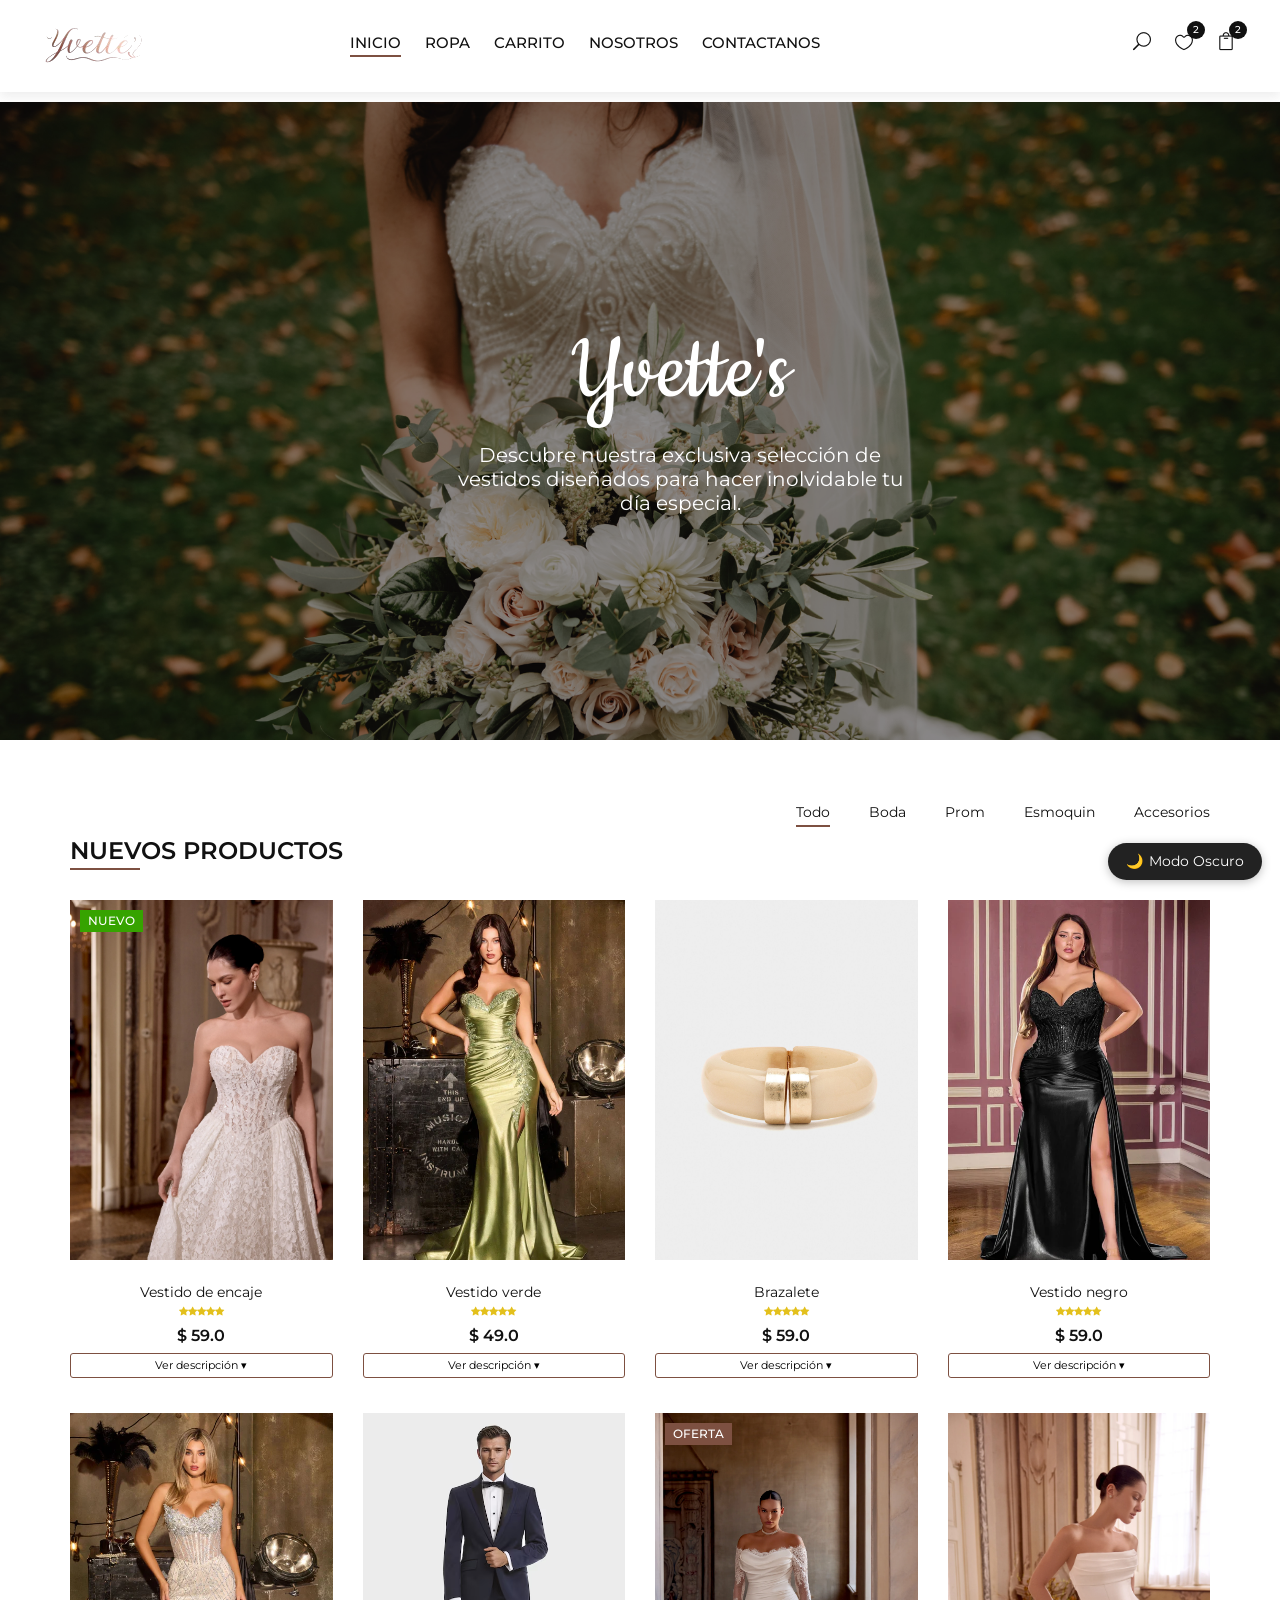
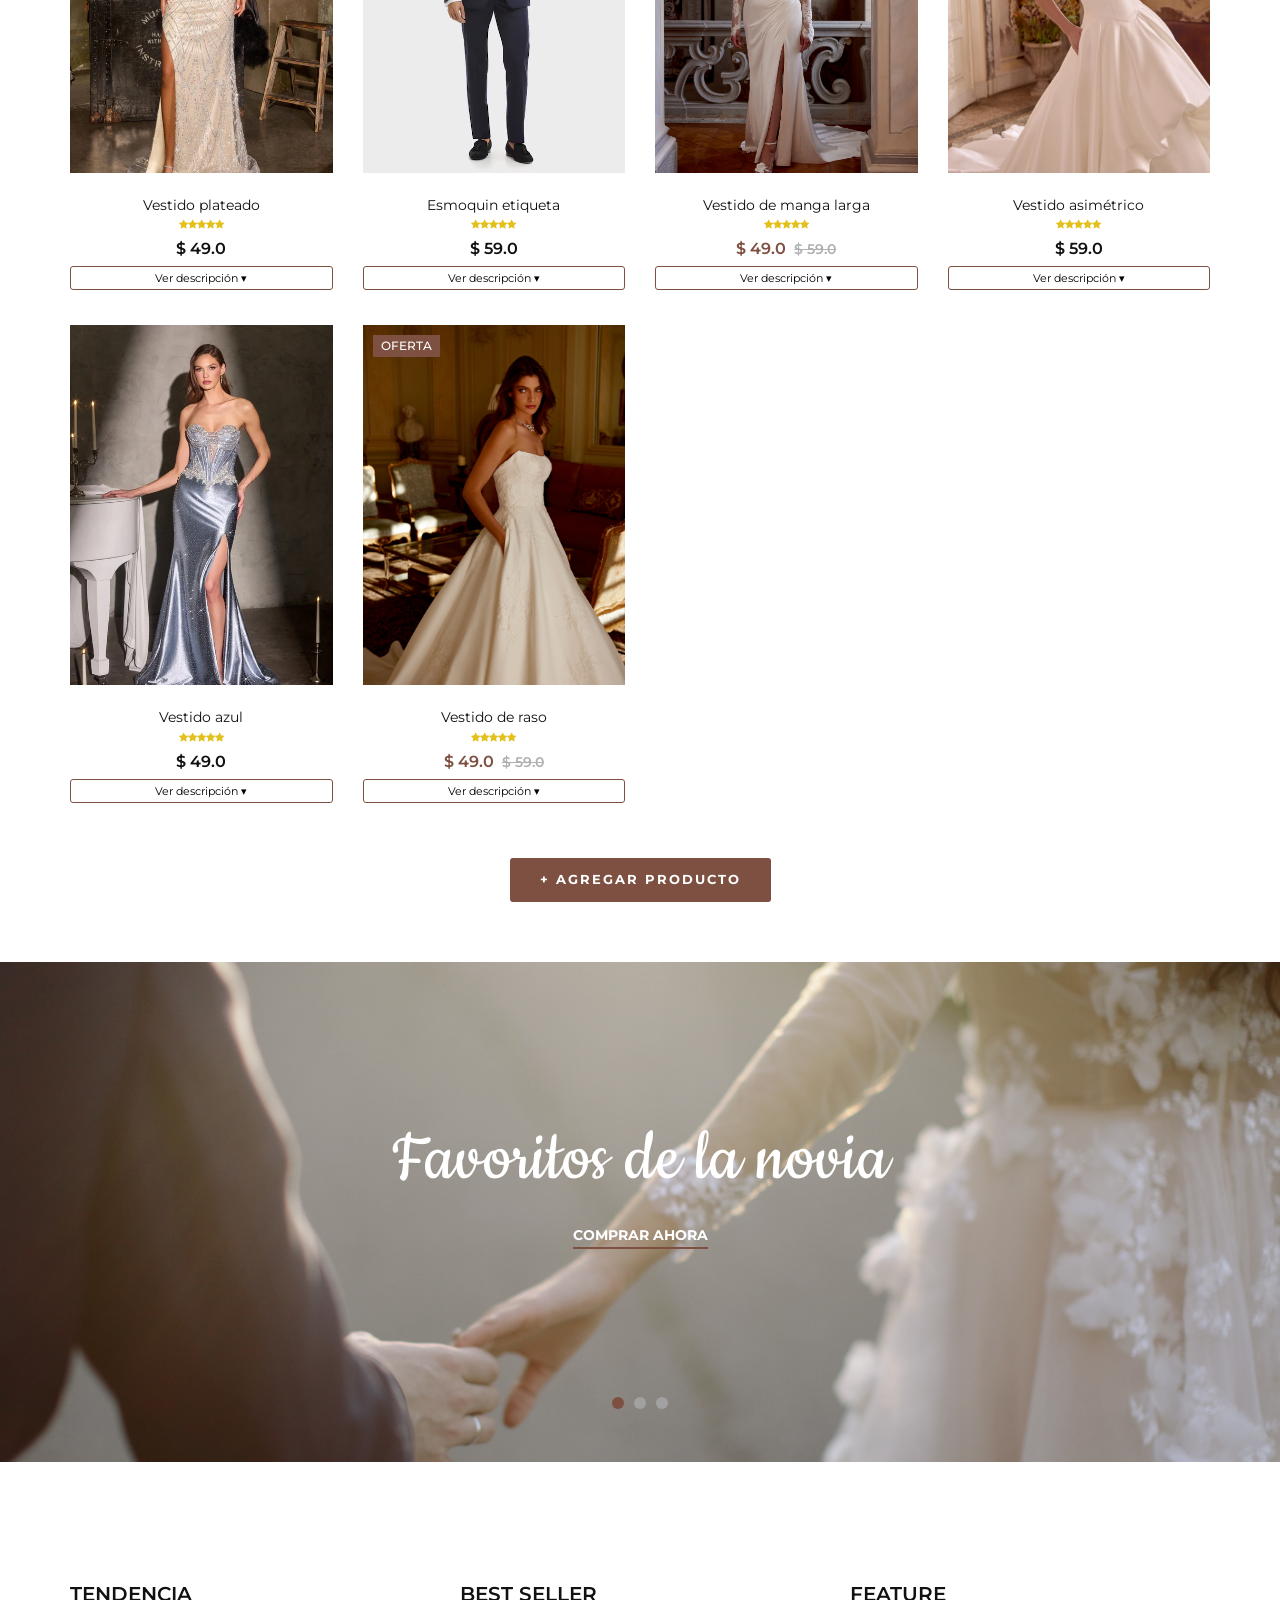
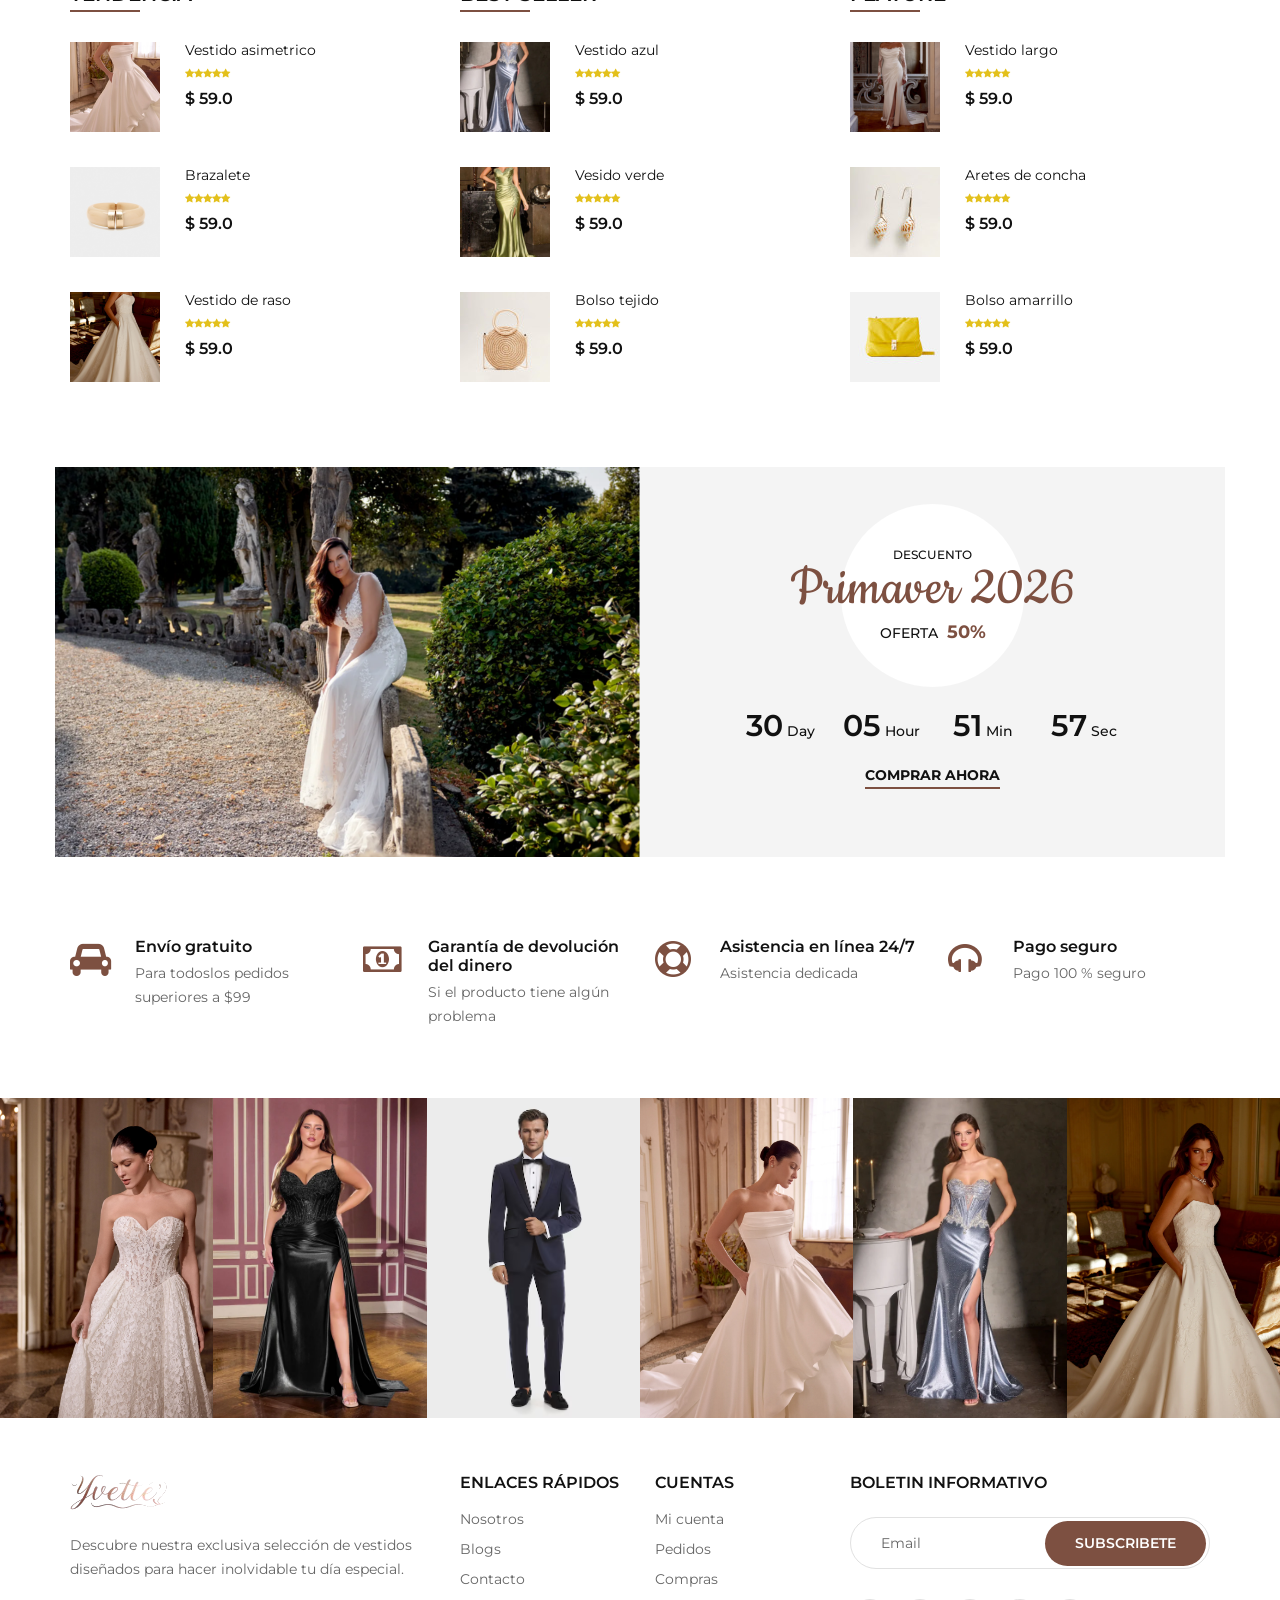
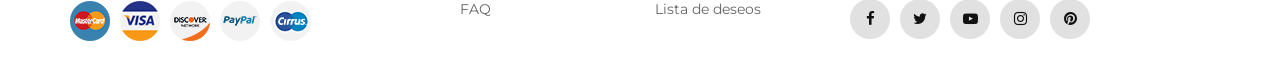
<file: index.html>
<!DOCTYPE html>
<html lang="zxx">

<head>
    <meta charset="UTF-8">
    <meta name="description" content="Ashion Template">
    <meta name="keywords" content="Ashion, unica, creative, html">
    <meta name="viewport" content="width=device-width, initial-scale=1.0">
    <meta http-equiv="X-UA-Compatible" content="ie=edge">
    <title>Yvette's</title>

    <!-- Google Font -->
    <link href="https://fonts.googleapis.com/css2?family=Cookie&display=swap" rel="stylesheet">
    <link href="https://fonts.googleapis.com/css2?family=Montserrat:wght@400;500;600;700;800;900&display=swap"
    rel="stylesheet">

    <!-- Css Styles -->
    <link rel="stylesheet" href="css/bootstrap.min.css" type="text/css">
    <link rel="stylesheet" href="css/font-awesome.min.css" type="text/css">
    <link rel="stylesheet" href="css/elegant-icons.css" type="text/css">
    <link rel="stylesheet" href="css/jquery-ui.min.css" type="text/css">
    <link rel="stylesheet" href="css/magnific-popup.css" type="text/css">
    <link rel="stylesheet" href="css/owl.carousel.min.css" type="text/css">
    <link rel="stylesheet" href="css/slicknav.min.css" type="text/css">
    <link rel="stylesheet" href="css/style.css" type="text/css">
    <link rel="stylesheet" href="css/features.css" type="text/css">
</head>

<body>
    <!-- Page Preloder -->
    <div id="preloder">
        <div class="loader"></div>
    </div>

    <!-- Offcanvas Menu Begin -->
    <div class="offcanvas-menu-overlay"></div>
    <div class="offcanvas-menu-wrapper">
        <div class="offcanvas__close">+</div>
        <ul class="offcanvas__widget">
            <li><span class="icon_search search-switch"></span></li>
            <li><a href="#"><span class="icon_heart_alt"></span>
                <div class="tip">2</div>
            </a></li>
            <li><a href="#"><span class="icon_bag_alt"></span>
                <div class="tip">2</div>
            </a></li>
        </ul>
        <div class="offcanvas__logo">
            <a href="./index.html"><img src="img/log1.png" alt=""></a>
        </div>
        <div id="mobile-menu-wrap"></div>
    </div>
    <!-- Offcanvas Menu End -->

    <!-- Header Section Begin -->
    <header class="header">
        <div class="container-fluid">
            <div class="row">
                <div class="col-xl-3 col-lg-2">
                    <div class="header__logo">
                        <a href="./index.html"><img src="img/log1.png" alt=""></a>
                    </div>
                </div>
                <div class="col-xl-6 col-lg-7">
                    <nav class="header__menu">
                        <ul>
                            <li class="active"><a href="./index.html">Inicio</a></li>
                            <li><a href="./shop.html">Ropa</a></li>
                            <li><a href="./shop-cart.html">Carrito</a></li>
                            <li><a href="./Nosotros.html">Nosotros</a></li>
                            <li><a href="./contact.html">Contactanos</a></li>
                        </ul>
                    </nav>
                </div>
                <div class="col-lg-3">
                    <div class="header__right">
                        <ul class="header__right__widget">
                            <li><span class="icon_search search-switch"></span></li>
                            <li><a href="#"><span class="icon_heart_alt"></span>
                                <div class="tip">2</div>
                            </a></li>
                            <li><a href="#"><span class="icon_bag_alt"></span>
                                <div class="tip">2</div>
                            </a></li>
                        </ul>
                    </div>
                </div>
            </div>
            <div class="canvas__open">
                <i class="fa fa-bars"></i>
            </div>
        </div>
    </header>
    <!-- Header Section End -->

    <!-- Categories Section Begin -->
    <section class="categories">
            <div class="container-fluid">
                <div class="row">
                    <div class="col-lg-12 p-0">
                        <div class="categories__item categories__large__item set-bg"
                        data-setbg="img/categories/inicio2.png">
                        <div class="categories__text">
                            <h1>Yvette's</h1>
                            <p>Descubre nuestra exclusiva selección de vestidos
                            diseñados para hacer inolvidable tu día especial.</p>
                        </div>
                    </div>
                </div>
            </div>
        </div>
    </section>
    <!-- Categories Section End -->

    <!-- Product Section Begin -->
    <section class="product spad">
        <div class="container">
            <div class="row">
                <div class="col-lg-4 col-md-4">
                    <div class="section-title">
                        <h4>Nuevos Productos</h4>
                    </div>
                </div>
                <div class="col-lg-8 col-md-8">
                    <ul class="filter__controls">
                        <li class="active" data-filter="*">Todo</li>
                        <li data-filter=".women">Boda</li>
                        <li data-filter=".men">Prom</li>
                        <li data-filter=".kid">Esmoquin</li>
                        <li data-filter=".accessories">Accesorios</li>
                    </ul>
                </div>
            </div>
            <div class="row property__gallery">
                <div class="col-lg-3 col-md-4 col-sm-6 mix women">
                    <div class="product__item">
                        <div class="product__item__pic set-bg" data-setbg="img/product/V1.webp">
                            <div class="label new">Nuevo</div>
                            <ul class="product__hover">
                                <li><a href="img/product/V1.webp" class="image-popup"><span class="arrow_expand"></span></a></li>
                                <li><a href="#"><span class="icon_heart_alt"></span></a></li>
                                <li><a href="#"><span class="icon_bag_alt"></span></a></li>
                            </ul>
                        </div>
                        <div class="product__item__text">
                            <h6><a href="#">Vestido de encaje</a></h6>
                            <div class="rating">
                                <i class="fa fa-star"></i>
                                <i class="fa fa-star"></i>
                                <i class="fa fa-star"></i>
                                <i class="fa fa-star"></i>
                                <i class="fa fa-star"></i>
                            </div>
                            <div class="product__price">$ 59.0</div>
                        </div>
                    </div>
                </div>
                <div class="col-lg-3 col-md-4 col-sm-6 mix men">
                    <div class="product__item">
                        <div class="product__item__pic set-bg" data-setbg="img/product/Prom1.webp">
                            <ul class="product__hover">
                                <li><a href="img/product/prom1.webp" class="image-popup"><span class="arrow_expand"></span></a></li>
                                <li><a href="#"><span class="icon_heart_alt"></span></a></li>
                                <li><a href="#"><span class="icon_bag_alt"></span></a></li>
                            </ul>
                        </div>
                        <div class="product__item__text">
                            <h6><a href="#">Vestido verde</a></h6>
                            <div class="rating">
                                <i class="fa fa-star"></i>
                                <i class="fa fa-star"></i>
                                <i class="fa fa-star"></i>
                                <i class="fa fa-star"></i>
                                <i class="fa fa-star"></i>
                            </div>
                            <div class="product__price">$ 49.0</div>
                        </div>
                    </div>
                </div>
                <div class="col-lg-3 col-md-4 col-sm-6 mix accessories">
                    <div class="product__item">
                        <div class="product__item__pic set-bg" data-setbg="img/product/A2.jpg">
                            <ul class="product__hover">
                                <li><a href="img/product/A2.jpg" class="image-popup"><span class="arrow_expand"></span></a></li>
                                <li><a href="#"><span class="icon_heart_alt"></span></a></li>
                                <li><a href="#"><span class="icon_bag_alt"></span></a></li>
                            </ul>
                        </div>
                        <div class="product__item__text">
                            <h6><a href="#">Brazalete</a></h6>
                            <div class="rating">
                                <i class="fa fa-star"></i>
                                <i class="fa fa-star"></i>
                                <i class="fa fa-star"></i>
                                <i class="fa fa-star"></i>
                                <i class="fa fa-star"></i>
                            </div>
                            <div class="product__price">$ 59.0</div>
                        </div>
                    </div>
                </div>
                <div class="col-lg-3 col-md-4 col-sm-6 mix men">
                    <div class="product__item">
                        <div class="product__item__pic set-bg" data-setbg="img/product/Prom4.webp">
                            <ul class="product__hover">
                                <li><a href="img/product/Prom4.webp" class="image-popup"><span class="arrow_expand"></span></a></li>
                                <li><a href="#"><span class="icon_heart_alt"></span></a></li>
                                <li><a href="#"><span class="icon_bag_alt"></span></a></li>
                            </ul>
                        </div>
                        <div class="product__item__text">
                            <h6><a href="#">Vestido negro</a></h6>
                            <div class="rating">
                                <i class="fa fa-star"></i>
                                <i class="fa fa-star"></i>
                                <i class="fa fa-star"></i>
                                <i class="fa fa-star"></i>
                                <i class="fa fa-star"></i>
                            </div>
                            <div class="product__price">$ 59.0</div>
                        </div>
                    </div>
                </div>
                <div class="col-lg-3 col-md-4 col-sm-6 mix men">
                    <div class="product__item">
                        <div class="product__item__pic set-bg" data-setbg="img/product/Prom2.webp">
                            <ul class="product__hover">
                                <li><a href="img/product/prom2.webp" class="image-popup"><span class="arrow_expand"></span></a></li>
                                <li><a href="#"><span class="icon_heart_alt"></span></a></li>
                                <li><a href="#"><span class="icon_bag_alt"></span></a></li>
                            </ul>
                        </div>
                        <div class="product__item__text">
                            <h6><a href="#">Vestido plateado</a></h6>
                            <div class="rating">
                                <i class="fa fa-star"></i>
                                <i class="fa fa-star"></i>
                                <i class="fa fa-star"></i>
                                <i class="fa fa-star"></i>
                                <i class="fa fa-star"></i>
                            </div>
                            <div class="product__price">$ 49.0</div>
                        </div>
                    </div>
                </div>
                <div class="col-lg-3 col-md-4 col-sm-6 mix kid">
                    <div class="product__item">
                        <div class="product__item__pic set-bg" data-setbg="img/product/E1.avif">
                            <ul class="product__hover">
                                <li><a href="img/product/E1.avif" class="image-popup"><span class="arrow_expand"></span></a></li>
                                <li><a href="#"><span class="icon_heart_alt"></span></a></li>
                                <li><a href="#"><span class="icon_bag_alt"></span></a></li>
                            </ul>
                        </div>
                        <div class="product__item__text">
                            <h6><a href="#">Esmoquin etiqueta</a></h6>
                            <div class="rating">
                                <i class="fa fa-star"></i>
                                <i class="fa fa-star"></i>
                                <i class="fa fa-star"></i>
                                <i class="fa fa-star"></i>
                                <i class="fa fa-star"></i>
                            </div>
                            <div class="product__price">$ 59.0</div>
                        </div>
                    </div>
                </div>
                <div class="col-lg-3 col-md-4 col-sm-6 mix women ">
                    <div class="product__item sale">
                        <div class="product__item__pic set-bg" data-setbg="img/product/V2.webp">
                            <div class="label sale">Oferta</div>
                            <ul class="product__hover">
                                <li><a href="img/product/V2.webp" class="image-popup"><span class="arrow_expand"></span></a></li>
                                <li><a href="#"><span class="icon_heart_alt"></span></a></li>
                                <li><a href="#"><span class="icon_bag_alt"></span></a></li>
                            </ul>
                        </div>
                        <div class="product__item__text">
                            <h6><a href="#">Vestido de manga larga</a></h6>
                            <div class="rating">
                                <i class="fa fa-star"></i>
                                <i class="fa fa-star"></i>
                                <i class="fa fa-star"></i>
                                <i class="fa fa-star"></i>
                                <i class="fa fa-star"></i>
                            </div>
                            <div class="product__price">$ 49.0 <span>$ 59.0</span></div>
                        </div>
                    </div>
                </div>
                <div class="col-lg-3 col-md-4 col-sm-6 mix women">
                    <div class="product__item">
                        <div class="product__item__pic set-bg" data-setbg="img/product/V3.webp">
                            <ul class="product__hover">
                                <li><a href="img/product/V3.webp" class="image-popup"><span class="arrow_expand"></span></a></li>
                                <li><a href="#"><span class="icon_heart_alt"></span></a></li>
                                <li><a href="#"><span class="icon_bag_alt"></span></a></li>
                            </ul>
                        </div>
                        <div class="product__item__text">
                            <h6><a href="#">Vestido asimétrico</a></h6>
                            <div class="rating">
                                <i class="fa fa-star"></i>
                                <i class="fa fa-star"></i>
                                <i class="fa fa-star"></i>
                                <i class="fa fa-star"></i>
                                <i class="fa fa-star"></i>
                            </div>
                            <div class="product__price">$ 59.0</div>
                        </div>
                    </div>
                </div>
                <div class="col-lg-3 col-md-4 col-sm-6 mix men">
                    <div class="product__item">
                        <div class="product__item__pic set-bg" data-setbg="img/product/Prom3.webp">
                            <ul class="product__hover">
                                <li><a href="img/product/prom3.webp" class="image-popup"><span class="arrow_expand"></span></a></li>
                                <li><a href="#"><span class="icon_heart_alt"></span></a></li>
                                <li><a href="#"><span class="icon_bag_alt"></span></a></li>
                            </ul>
                        </div>
                        <div class="product__item__text">
                            <h6><a href="#">Vestido azul</a></h6>
                            <div class="rating">
                                <i class="fa fa-star"></i>
                                <i class="fa fa-star"></i>
                                <i class="fa fa-star"></i>
                                <i class="fa fa-star"></i>
                                <i class="fa fa-star"></i>
                            </div>
                            <div class="product__price">$ 49.0</div>
                        </div>
                    </div>
                </div>
                <div class="col-lg-3 col-md-4 col-sm-6 mix women">
                    <div class="product__item sale">
                        <div class="product__item__pic set-bg" data-setbg="img/product/V4.webp">
                            <div class="label">Oferta</div>
                            <ul class="product__hover">
                                <li><a href="img/product/V4.webp" class="image-popup"><span class="arrow_expand"></span></a></li>
                                <li><a href="#"><span class="icon_heart_alt"></span></a></li>
                                <li><a href="#"><span class="icon_bag_alt"></span></a></li>
                            </ul>
                        </div>
                        <div class="product__item__text">
                            <h6><a href="#">Vestido de raso</a></h6>
                            <div class="rating">
                                <i class="fa fa-star"></i>
                                <i class="fa fa-star"></i>
                                <i class="fa fa-star"></i>
                                <i class="fa fa-star"></i>
                                <i class="fa fa-star"></i>
                            </div>
                            <div class="product__price">$ 49.0 <span>$ 59.0</span></div>
                        </div>
                    </div>
                </div>
            </div>
        </div>
    </section>
    <!-- Product Section End -->

    <!-- Banner Section Begin -->
    <section class="banner set-bg" data-setbg="img/banner/Banner1.png">
        <div class="container">
            <div class="row">
                <div class="col-xl-7 col-lg-8 m-auto">
                    <div class="banner__slider owl-carousel">
                        <div class="banner__item">
                            <div class="banner__text">
                                <h1>Favoritos de la novia</h1>
                                <a href="#">Comprar ahora</a>
                            </div>
                        </div>
                        <div class="banner__item">
                            <div class="banner__text">
                                <h1>Favoritos de la novia</h1>
                                <a href="#">Comprar ahora</a>
                            </div>
                        </div>
                        <div class="banner__item">
                            <div class="banner__text">
                                <h1>Favoritos de la novia</h1>
                                <a href="#">Comprar ahora</a>
                            </div>
                        </div>
                    </div>
                </div>
            </div>
        </div>
    </section>
    <!-- Banner Section End -->

    <!-- Trend Section Begin -->
    <section class="trend spad">
        <div class="container">
            <div class="row">
                <div class="col-lg-4 col-md-4 col-sm-6">
                    <div class="trend__content">
                        <div class="section-title">
                            <h4>Tendencia</h4>
                        </div>
                        <div class="trend__item">
                            <div class="trend__item__pic">
                                <img src="img/trend/ht-1.png" alt="">
                            </div>
                            <div class="trend__item__text">
                                <h6>Vestido asimetrico</h6>
                                <div class="rating">
                                    <i class="fa fa-star"></i>
                                    <i class="fa fa-star"></i>
                                    <i class="fa fa-star"></i>
                                    <i class="fa fa-star"></i>
                                    <i class="fa fa-star"></i>
                                </div>
                                <div class="product__price">$ 59.0</div>
                            </div>
                        </div>
                        <div class="trend__item">
                            <div class="trend__item__pic">
                                <img src="img/trend/ht-2.png" alt="">
                            </div>
                            <div class="trend__item__text">
                                <h6>Brazalete</h6>
                                <div class="rating">
                                    <i class="fa fa-star"></i>
                                    <i class="fa fa-star"></i>
                                    <i class="fa fa-star"></i>
                                    <i class="fa fa-star"></i>
                                    <i class="fa fa-star"></i>
                                </div>
                                <div class="product__price">$ 59.0</div>
                            </div>
                        </div>
                        <div class="trend__item">
                            <div class="trend__item__pic">
                                <img src="img/trend/ht-3.png" alt="">
                            </div>
                            <div class="trend__item__text">
                                <h6>Vestido de raso</h6>
                                <div class="rating">
                                    <i class="fa fa-star"></i>
                                    <i class="fa fa-star"></i>
                                    <i class="fa fa-star"></i>
                                    <i class="fa fa-star"></i>
                                    <i class="fa fa-star"></i>
                                </div>
                                <div class="product__price">$ 59.0</div>
                            </div>
                        </div>
                    </div>
                </div>
                <div class="col-lg-4 col-md-4 col-sm-6">
                    <div class="trend__content">
                        <div class="section-title">
                            <h4>Best seller</h4>
                        </div>
                        <div class="trend__item">
                            <div class="trend__item__pic">
                                <img src="img/trend/bs-1.png" alt="">
                            </div>
                            <div class="trend__item__text">
                                <h6>Vestido azul</h6>
                                <div class="rating">
                                    <i class="fa fa-star"></i>
                                    <i class="fa fa-star"></i>
                                    <i class="fa fa-star"></i>
                                    <i class="fa fa-star"></i>
                                    <i class="fa fa-star"></i>
                                </div>
                                <div class="product__price">$ 59.0</div>
                            </div>
                        </div>
                        <div class="trend__item">
                            <div class="trend__item__pic">
                                <img src="img/trend/bs-2.png" alt="">
                            </div>
                            <div class="trend__item__text">
                                <h6>Vesido verde</h6>
                                <div class="rating">
                                    <i class="fa fa-star"></i>
                                    <i class="fa fa-star"></i>
                                    <i class="fa fa-star"></i>
                                    <i class="fa fa-star"></i>
                                    <i class="fa fa-star"></i>
                                </div>
                                <div class="product__price">$ 59.0</div>
                            </div>
                        </div>
                        <div class="trend__item">
                            <div class="trend__item__pic">
                                <img src="img/trend/bs-3.jpg" alt="">
                            </div>
                            <div class="trend__item__text">
                                <h6>Bolso tejido</h6>
                                <div class="rating">
                                    <i class="fa fa-star"></i>
                                    <i class="fa fa-star"></i>
                                    <i class="fa fa-star"></i>
                                    <i class="fa fa-star"></i>
                                    <i class="fa fa-star"></i>
                                </div>
                                <div class="product__price">$ 59.0</div>
                            </div>
                        </div>
                    </div>
                </div>
                <div class="col-lg-4 col-md-4 col-sm-6">
                    <div class="trend__content">
                        <div class="section-title">
                            <h4>Feature</h4>
                        </div>
                        <div class="trend__item">
                            <div class="trend__item__pic">
                                <img src="img/trend/f-1.png" alt="">
                            </div>
                            <div class="trend__item__text">
                                <h6>Vestido largo</h6>
                                <div class="rating">
                                    <i class="fa fa-star"></i>
                                    <i class="fa fa-star"></i>
                                    <i class="fa fa-star"></i>
                                    <i class="fa fa-star"></i>
                                    <i class="fa fa-star"></i>
                                </div>
                                <div class="product__price">$ 59.0</div>
                            </div>
                        </div>
                        <div class="trend__item">
                            <div class="trend__item__pic">
                                <img src="img/trend/f-2.jpg" alt="">
                            </div>
                            <div class="trend__item__text">
                                <h6>Aretes de concha</h6>
                                <div class="rating">
                                    <i class="fa fa-star"></i>
                                    <i class="fa fa-star"></i>
                                    <i class="fa fa-star"></i>
                                    <i class="fa fa-star"></i>
                                    <i class="fa fa-star"></i>
                                </div>
                                <div class="product__price">$ 59.0</div>
                            </div>
                        </div>
                        <div class="trend__item">
                            <div class="trend__item__pic">
                                <img src="img/trend/f-3.jpg" alt="">
                            </div>
                            <div class="trend__item__text">
                                <h6>Bolso amarrillo</h6>
                                <div class="rating">
                                    <i class="fa fa-star"></i>
                                    <i class="fa fa-star"></i>
                                    <i class="fa fa-star"></i>
                                    <i class="fa fa-star"></i>
                                    <i class="fa fa-star"></i>
                                </div>
                                <div class="product__price">$ 59.0</div>
                            </div>
                        </div>
                    </div>
                </div>
            </div>
        </div>
    </section>
    <!-- Trend Section End -->

    <!-- Discount Section Begin -->
    <section class="discount">
        <div class="container">
            <div class="row">
                <div class="col-lg-6 p-0">
                    <div class="discount__pic">
                        <img src="img/Descuento.png" alt="">
                    </div>
                </div>
                <div class="col-lg-6 p-0">
                    <div class="discount__text">
                        <div class="discount__text__title">
                            <span>Descuento</span>
                            <h2>Primaver 2026</h2>
                            <h5><span>Oferta</span> 50%</h5>
                        </div>
                        <div class="discount__countdown" id="countdown-time">
                            <div class="countdown__item">
                                <span>22</span>
                                <p>Dias</p>
                            </div>
                            <div class="countdown__item">
                                <span>18</span>
                                <p>Horas</p>
                            </div>
                            <div class="countdown__item">
                                <span>46</span>
                                <p>Minutos</p>
                            </div>
                            <div class="countdown__item">
                                <span>05</span>
                                <p>Segundos</p>
                            </div>
                        </div>
                        <a href="#">Comprar Ahora</a>
                    </div>
                </div>
            </div>
        </div>
    </section>
    <!-- Discount Section End -->

    <!-- Services Section Begin -->
    <section class="services spad">
        <div class="container">
            <div class="row">
                <div class="col-lg-3 col-md-4 col-sm-6">
                    <div class="services__item">
                        <i class="fa fa-car"></i>
                        <h6>Envío gratuito</h6>
                        <p>Para todoslos pedidos superiores a $99</p>
                    </div>
                </div>
                <div class="col-lg-3 col-md-4 col-sm-6">
                    <div class="services__item">
                        <i class="fa fa-money"></i>
                        <h6>Garantía de devolución del dinero</h6>
                        <p>Si el producto tiene algún problema</p>
                    </div>
                </div>
                <div class="col-lg-3 col-md-4 col-sm-6">
                    <div class="services__item">
                        <i class="fa fa-support"></i>
                        <h6>Asistencia en línea 24/7</h6>
                        <p>Asistencia dedicada</p>
                    </div>
                </div>
                <div class="col-lg-3 col-md-4 col-sm-6">
                    <div class="services__item">
                        <i class="fa fa-headphones"></i>
                        <h6>Pago seguro</h6>
                        <p>Pago 100 % seguro</p>
                    </div>
                </div>
            </div>
        </div>
    </section>
    <!-- Services Section End -->

    <!-- Instagram Begin -->
    <div class="instagram">
        <div class="container-fluid">
            <div class="row">
                <div class="col-lg-2 col-md-4 col-sm-4 p-0">
                    <div class="instagram__item set-bg" data-setbg="img/product/V1.webp">
                        <div class="instagram__text">
                            <i class="fa fa-instagram"></i>
                            <a href="#">@ Yvette's</a>
                        </div>
                    </div>
                </div>
                <div class="col-lg-2 col-md-4 col-sm-4 p-0">
                    <div class="instagram__item set-bg" data-setbg="img/product/Prom4.webp">
                        <div class="instagram__text">
                            <i class="fa fa-instagram"></i>
                            <a href="#">@ Yvette's</a>
                        </div>
                    </div>
                </div>
                <div class="col-lg-2 col-md-4 col-sm-4 p-0">
                    <div class="instagram__item set-bg" data-setbg="img/product/E1.avif">
                        <div class="instagram__text">
                            <i class="fa fa-instagram"></i>
                            <a href="#">@ Yvette's</a>
                        </div>
                    </div>
                </div>
                <div class="col-lg-2 col-md-4 col-sm-4 p-0">
                    <div class="instagram__item set-bg" data-setbg="img/product/V3.webp">
                        <div class="instagram__text">
                            <i class="fa fa-instagram"></i>
                            <a href="#">@ Yvette's</a>
                        </div>
                    </div>
                </div>
                <div class="col-lg-2 col-md-4 col-sm-4 p-0">
                    <div class="instagram__item set-bg" data-setbg="img/product/Prom3.webp">
                        <div class="instagram__text">
                            <i class="fa fa-instagram"></i>
                            <a href="#">@ Yvette's</a>
                        </div>
                    </div>
                </div>
                <div class="col-lg-2 col-md-4 col-sm-4 p-0">
                    <div class="instagram__item set-bg" data-setbg="img/product/V4.webp">
                        <div class="instagram__text">
                            <i class="fa fa-instagram"></i>
                            <a href="#">@ Yvette's</a>
                        </div>
                    </div>
                </div>
            </div>
        </div>
    </div>
    <!-- Instagram End -->

<!-- Footer Section Begin -->
<footer class="footer">
    <div class="container">
        <div class="row">
            <div class="col-lg-4 col-md-6 col-sm-7">
                <div class="footer__about">
                    <div class="footer__logo">
                        <a href="./index.html"><img src="img/log1.png" alt=""></a>
                    </div>
                    <p>Descubre nuestra exclusiva selección de vestidos diseñados para hacer inolvidable tu día especial.</p>
                    <div class="footer__payment">
                        <a href="#"><img src="img/payment/payment-1.png" alt=""></a>
                        <a href="#"><img src="img/payment/payment-2.png" alt=""></a>
                        <a href="#"><img src="img/payment/payment-3.png" alt=""></a>
                        <a href="#"><img src="img/payment/payment-4.png" alt=""></a>
                        <a href="#"><img src="img/payment/payment-5.png" alt=""></a>
                    </div>
                </div>
            </div>
            <div class="col-lg-2 col-md-3 col-sm-5">
                <div class="footer__widget">
                    <h6>Enlaces rápidos</h6>
                    <ul>
                        <li><a href="#">Nosotros</a></li>
                        <li><a href="#">Blogs</a></li>
                        <li><a href="#">Contacto</a></li>
                        <li><a href="#">FAQ</a></li>
                    </ul>
                </div>
            </div>
            <div class="col-lg-2 col-md-3 col-sm-4">
                <div class="footer__widget">
                    <h6>Cuentas</h6>
                    <ul>
                        <li><a href="#">Mi cuenta</a></li>
                        <li><a href="#">Pedidos</a></li>
                        <li><a href="#">Compras</a></li>
                        <li><a href="#">Lista de deseos</a></li>
                    </ul>
                </div>
            </div>
            <div class="col-lg-4 col-md-8 col-sm-8">
                <div class="footer__newslatter">
                    <h6>Boletin Informativo</h6>
                    <form action="#">
                        <input type="text" placeholder="Email">
                        <button type="submit" class="site-btn">Subscribete</button>
                    </form>
                    <div class="footer__social">
                        <a href="#"><i class="fa fa-facebook"></i></a>
                        <a href="#"><i class="fa fa-twitter"></i></a>
                        <a href="#"><i class="fa fa-youtube-play"></i></a>
                        <a href="#"><i class="fa fa-instagram"></i></a>
                        <a href="#"><i class="fa fa-pinterest"></i></a>
                    </div>
                </div>
            </div>
        </div>
    </div>
</footer>
<!-- Footer Section End -->

<!-- Search Begin -->
<div class="search-model">
    <div class="h-100 d-flex align-items-center justify-content-center">
        <div class="search-close-switch">+</div>
        <form class="search-model-form">
            <input type="text" id="search-input" placeholder="Busca aquí.....">
        </form>
    </div>
</div>
<!-- Search End -->

<!-- Js Plugins -->
<script src="js/jquery-3.3.1.min.js"></script>
<script src="js/bootstrap.min.js"></script>
<script src="js/jquery.magnific-popup.min.js"></script>
<script src="js/jquery-ui.min.js"></script>
<script src="js/mixitup.min.js"></script>
<script src="js/jquery.countdown.min.js"></script>
<script src="js/jquery.slicknav.js"></script>
<script src="js/owl.carousel.min.js"></script>
<script src="js/jquery.nicescroll.min.js"></script>
<script src="js/main.js"></script>
<script src="js/features.js"></script>
</body>

</html>
</file>
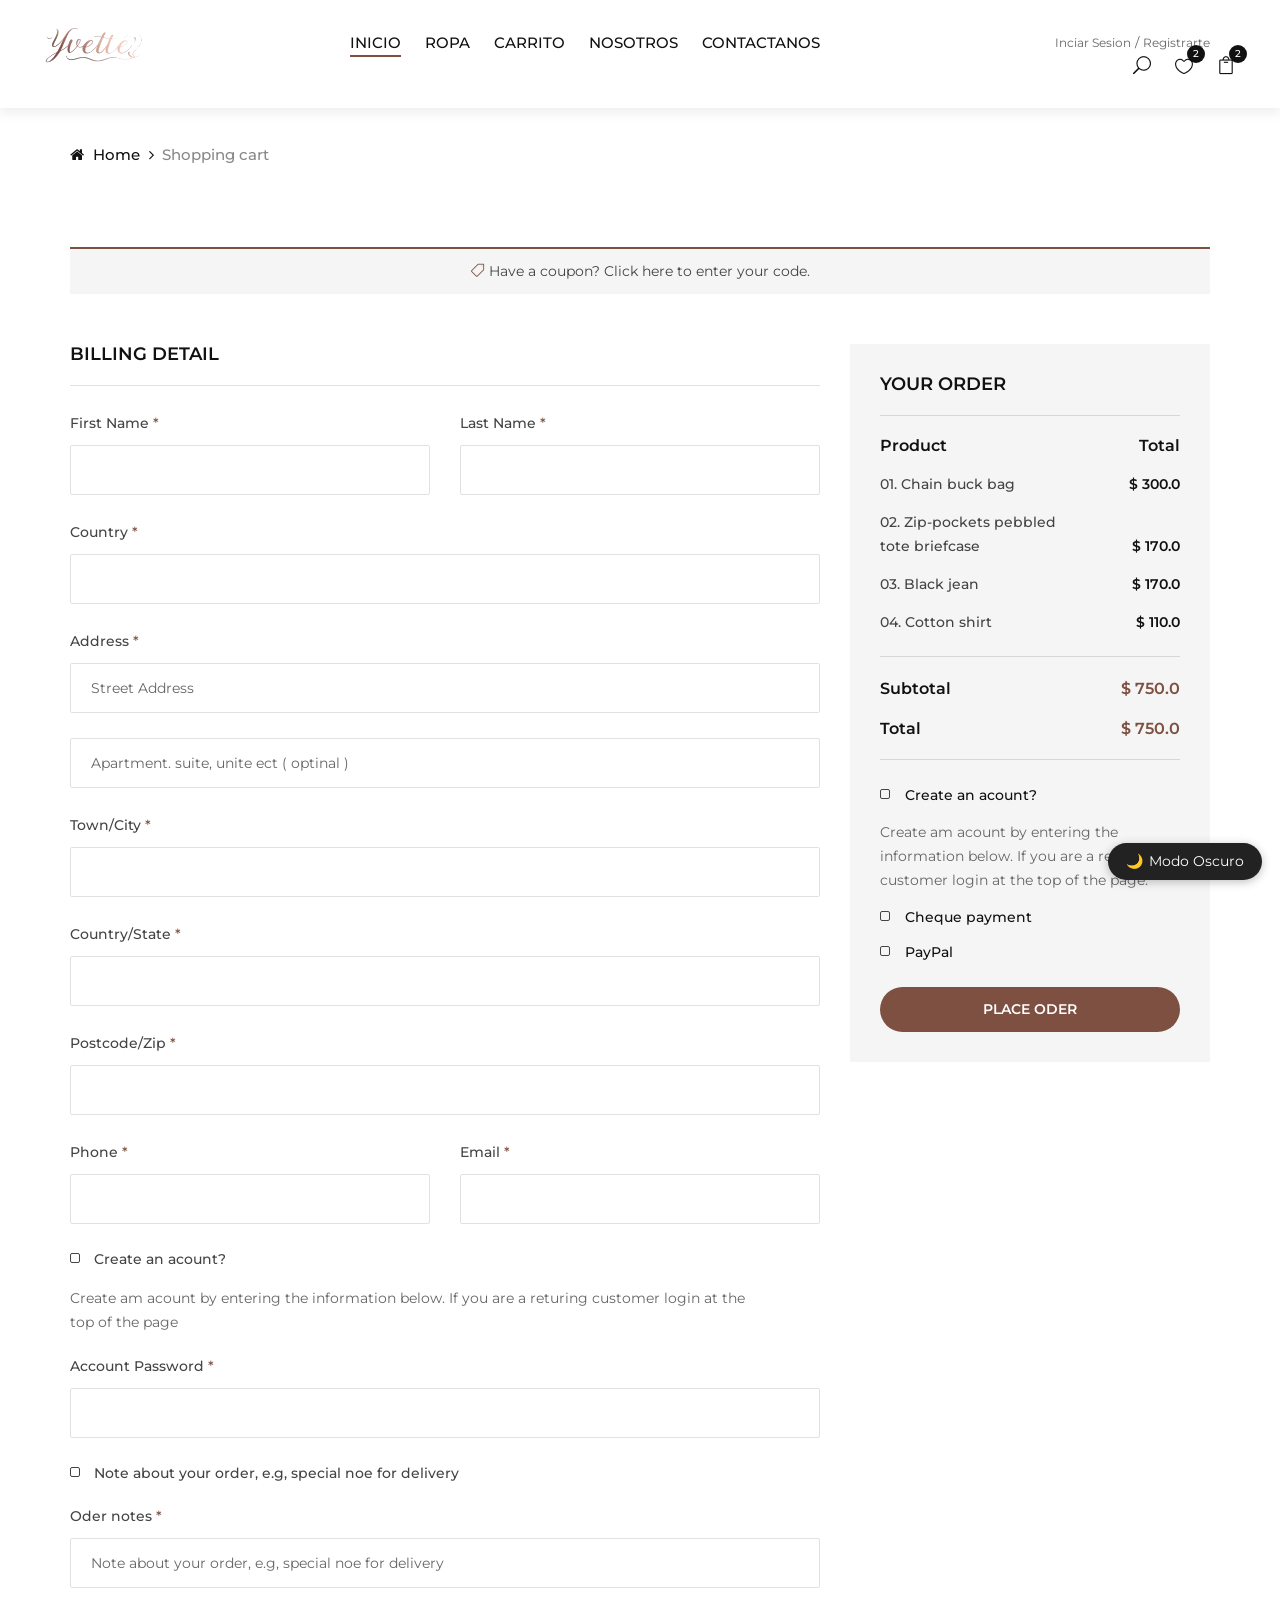
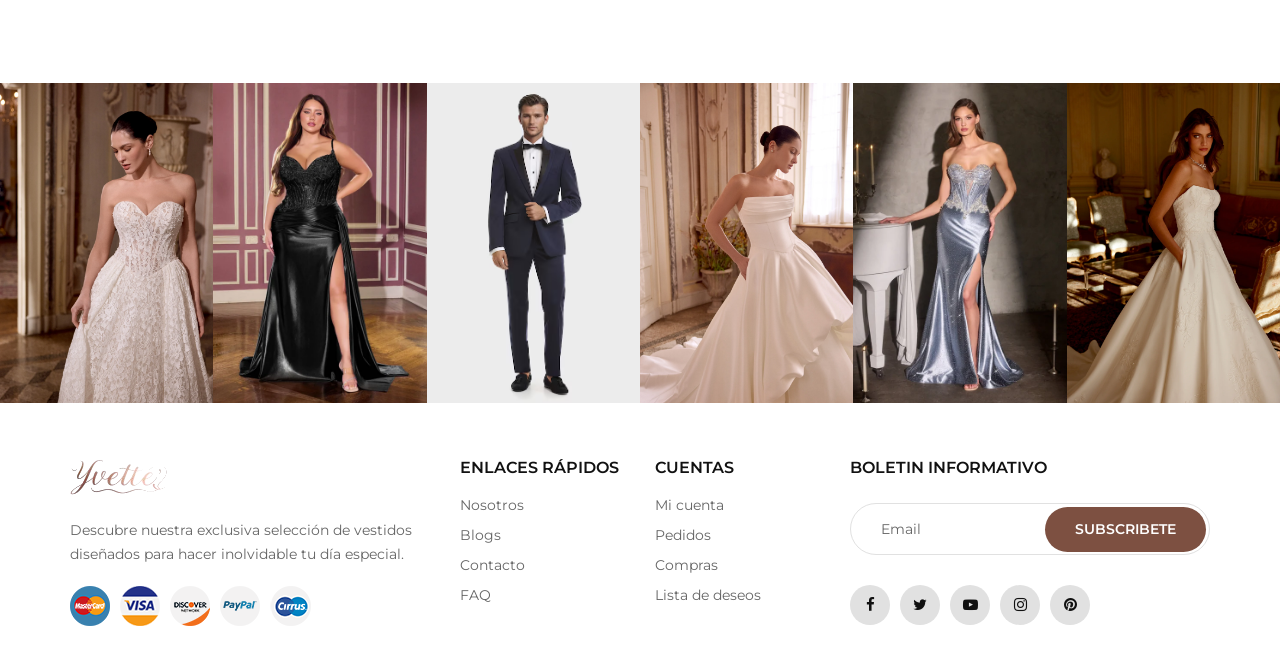
<file: checkout.html>
<!DOCTYPE html>
<html lang="zxx">

<head>
    <meta charset="UTF-8">
    <meta name="description" content="Ashion Template">
    <meta name="keywords" content="Ashion, unica, creative, html">
    <meta name="viewport" content="width=device-width, initial-scale=1.0">
    <meta http-equiv="X-UA-Compatible" content="ie=edge">
    <title>Yvette's</title>

    <!-- Google Font -->
    <link href="https://fonts.googleapis.com/css2?family=Cookie&display=swap" rel="stylesheet">
    <link href="https://fonts.googleapis.com/css2?family=Montserrat:wght@400;500;600;700;800;900&display=swap"
    rel="stylesheet">

    <!-- Css Styles -->
    <link rel="stylesheet" href="css/bootstrap.min.css" type="text/css">
    <link rel="stylesheet" href="css/font-awesome.min.css" type="text/css">
    <link rel="stylesheet" href="css/elegant-icons.css" type="text/css">
    <link rel="stylesheet" href="css/jquery-ui.min.css" type="text/css">
    <link rel="stylesheet" href="css/magnific-popup.css" type="text/css">
    <link rel="stylesheet" href="css/owl.carousel.min.css" type="text/css">
    <link rel="stylesheet" href="css/slicknav.min.css" type="text/css">
    <link rel="stylesheet" href="css/style.css" type="text/css">
    <link rel="stylesheet" href="css/features.css" type="text/css">
</head>

<body>
    <!-- Page Preloder -->
    <div id="preloder">
        <div class="loader"></div>
    </div>

    <!-- Offcanvas Menu Begin -->
    <div class="offcanvas-menu-overlay"></div>
    <div class="offcanvas-menu-wrapper">
        <div class="offcanvas__close">+</div>
        <ul class="offcanvas__widget">
            <li><span class="icon_search search-switch"></span></li>
            <li><a href="#"><span class="icon_heart_alt"></span>
                <div class="tip">2</div>
            </a></li>
            <li><a href="#"><span class="icon_bag_alt"></span>
                <div class="tip">2</div>
            </a></li>
        </ul>
        <div class="offcanvas__logo">
            <a href="./index.html"><img src="img/log1.png" alt=""></a>
        </div>
        <div id="mobile-menu-wrap"></div>
        <div class="offcanvas__auth">
            <a href="#">Iniciar Sesion</a>
            <a href="#">Registerar</a>
        </div>
    </div>
    <!-- Offcanvas Menu End -->

    <!-- Header Section Begin -->
    <header class="header">
        <div class="container-fluid">
            <div class="row">
                <div class="col-xl-3 col-lg-2">
                    <div class="header__logo">
                        <a href="./index.html"><img src="img/log1.png" alt=""></a>
                    </div>
                </div>
                <div class="col-xl-6 col-lg-7">
                    <nav class="header__menu">
                        <ul>
                            <li class="active"><a href="./index.html">Inicio</a></li>
                            <li><a href="./shop.html">Ropa</a></li>
                            <li><a href="./shop-cart.html">Carrito</a></li>
                            <li><a href="./Nosotros.html">Nosotros</a></li>
                            <li><a href="./contact.html">Contactanos</a></li>
                        </ul>
                    </nav>
                </div>
                <div class="col-lg-3">
                    <div class="header__right">
                        <div class="header__right__auth">
                            <a href="#">Inciar Sesion</a>
                            <a href="#">Registrarte</a>
                        </div>
                        <ul class="header__right__widget">
                            <li><span class="icon_search search-switch"></span></li>
                            <li><a href="#"><span class="icon_heart_alt"></span>
                                <div class="tip">2</div>
                            </a></li>
                            <li><a href="#"><span class="icon_bag_alt"></span>
                                <div class="tip">2</div>
                            </a></li>
                        </ul>
                    </div>
                </div>
            </div>
            <div class="canvas__open">
                <i class="fa fa-bars"></i>
            </div>
        </div>
    </header>
    <!-- Header Section End -->

    <!-- Breadcrumb Begin -->
    <div class="breadcrumb-option">
        <div class="container">
            <div class="row">
                <div class="col-lg-12">
                    <div class="breadcrumb__links">
                        <a href="./index.html"><i class="fa fa-home"></i> Home</a>
                        <span>Shopping cart</span>
                    </div>
                </div>
            </div>
        </div>
    </div>
    <!-- Breadcrumb End -->

    <!-- Checkout Section Begin -->
    <section class="checkout spad">
        <div class="container">
            <div class="row">
                <div class="col-lg-12">
                    <h6 class="coupon__link"><span class="icon_tag_alt"></span> <a href="#">Have a coupon?</a> Click
                    here to enter your code.</h6>
                </div>
            </div>
            <form action="#" class="checkout__form">
                <div class="row">
                    <div class="col-lg-8">
                        <h5>Billing detail</h5>
                        <div class="row">
                            <div class="col-lg-6 col-md-6 col-sm-6">
                                <div class="checkout__form__input">
                                    <p>First Name <span>*</span></p>
                                    <input type="text">
                                </div>
                            </div>
                            <div class="col-lg-6 col-md-6 col-sm-6">
                                <div class="checkout__form__input">
                                    <p>Last Name <span>*</span></p>
                                    <input type="text">
                                </div>
                            </div>
                            <div class="col-lg-12">
                                <div class="checkout__form__input">
                                    <p>Country <span>*</span></p>
                                    <input type="text">
                                </div>
                                <div class="checkout__form__input">
                                    <p>Address <span>*</span></p>
                                    <input type="text" placeholder="Street Address">
                                    <input type="text" placeholder="Apartment. suite, unite ect ( optinal )">
                                </div>
                                <div class="checkout__form__input">
                                    <p>Town/City <span>*</span></p>
                                    <input type="text">
                                </div>
                                <div class="checkout__form__input">
                                    <p>Country/State <span>*</span></p>
                                    <input type="text">
                                </div>
                                <div class="checkout__form__input">
                                    <p>Postcode/Zip <span>*</span></p>
                                    <input type="text">
                                </div>
                            </div>
                            <div class="col-lg-6 col-md-6 col-sm-6">
                                <div class="checkout__form__input">
                                    <p>Phone <span>*</span></p>
                                    <input type="text">
                                </div>
                            </div>
                            <div class="col-lg-6 col-md-6 col-sm-6">
                                <div class="checkout__form__input">
                                    <p>Email <span>*</span></p>
                                    <input type="text">
                                </div>
                            </div>
                            <div class="col-lg-12">
                                <div class="checkout__form__checkbox">
                                    <label for="acc">
                                        Create an acount?
                                        <input type="checkbox" id="acc">
                                        <span class="checkmark"></span>
                                    </label>
                                    <p>Create am acount by entering the information below. If you are a returing
                                        customer login at the <br />top of the page</p>
                                    </div>
                                    <div class="checkout__form__input">
                                        <p>Account Password <span>*</span></p>
                                        <input type="text">
                                    </div>
                                    <div class="checkout__form__checkbox">
                                        <label for="note">
                                            Note about your order, e.g, special noe for delivery
                                            <input type="checkbox" id="note">
                                            <span class="checkmark"></span>
                                        </label>
                                    </div>
                                    <div class="checkout__form__input">
                                        <p>Oder notes <span>*</span></p>
                                        <input type="text"
                                        placeholder="Note about your order, e.g, special noe for delivery">
                                    </div>
                                </div>
                            </div>
                        </div>
                        <div class="col-lg-4">
                            <div class="checkout__order">
                                <h5>Your order</h5>
                                <div class="checkout__order__product">
                                    <ul>
                                        <li>
                                            <span class="top__text">Product</span>
                                            <span class="top__text__right">Total</span>
                                        </li>
                                        <li>01. Chain buck bag <span>$ 300.0</span></li>
                                        <li>02. Zip-pockets pebbled<br /> tote briefcase <span>$ 170.0</span></li>
                                        <li>03. Black jean <span>$ 170.0</span></li>
                                        <li>04. Cotton shirt <span>$ 110.0</span></li>
                                    </ul>
                                </div>
                                <div class="checkout__order__total">
                                    <ul>
                                        <li>Subtotal <span>$ 750.0</span></li>
                                        <li>Total <span>$ 750.0</span></li>
                                    </ul>
                                </div>
                                <div class="checkout__order__widget">
                                    <label for="o-acc">
                                        Create an acount?
                                        <input type="checkbox" id="o-acc">
                                        <span class="checkmark"></span>
                                    </label>
                                    <p>Create am acount by entering the information below. If you are a returing customer
                                    login at the top of the page.</p>
                                    <label for="check-payment">
                                        Cheque payment
                                        <input type="checkbox" id="check-payment">
                                        <span class="checkmark"></span>
                                    </label>
                                    <label for="paypal">
                                        PayPal
                                        <input type="checkbox" id="paypal">
                                        <span class="checkmark"></span>
                                    </label>
                                </div>
                                <button type="submit" class="site-btn">Place oder</button>
                            </div>
                        </div>
                    </div>
                </form>
            </div>
        </section>
        <!-- Checkout Section End -->

    <!-- Instagram Begin -->
    <div class="instagram">
        <div class="container-fluid">
            <div class="row">
                <div class="col-lg-2 col-md-4 col-sm-4 p-0">
                    <div class="instagram__item set-bg" data-setbg="img/product/V1.webp">
                        <div class="instagram__text">
                            <i class="fa fa-instagram"></i>
                            <a href="#">@ Yvette's</a>
                        </div>
                    </div>
                </div>
                <div class="col-lg-2 col-md-4 col-sm-4 p-0">
                    <div class="instagram__item set-bg" data-setbg="img/product/Prom4.webp">
                        <div class="instagram__text">
                            <i class="fa fa-instagram"></i>
                            <a href="#">@ Yvette's</a>
                        </div>
                    </div>
                </div>
                <div class="col-lg-2 col-md-4 col-sm-4 p-0">
                    <div class="instagram__item set-bg" data-setbg="img/product/E1.avif">
                        <div class="instagram__text">
                            <i class="fa fa-instagram"></i>
                            <a href="#">@ Yvette's</a>
                        </div>
                    </div>
                </div>
                <div class="col-lg-2 col-md-4 col-sm-4 p-0">
                    <div class="instagram__item set-bg" data-setbg="img/product/V3.webp">
                        <div class="instagram__text">
                            <i class="fa fa-instagram"></i>
                            <a href="#">@ Yvette's</a>
                        </div>
                    </div>
                </div>
                <div class="col-lg-2 col-md-4 col-sm-4 p-0">
                    <div class="instagram__item set-bg" data-setbg="img/product/Prom3.webp">
                        <div class="instagram__text">
                            <i class="fa fa-instagram"></i>
                            <a href="#">@ Yvette's</a>
                        </div>
                    </div>
                </div>
                <div class="col-lg-2 col-md-4 col-sm-4 p-0">
                    <div class="instagram__item set-bg" data-setbg="img/product/V4.webp">
                        <div class="instagram__text">
                            <i class="fa fa-instagram"></i>
                            <a href="#">@ Yvette's</a>
                        </div>
                    </div>
                </div>
            </div>
        </div>
    </div>
    <!-- Instagram End -->

    <!-- Footer Section Begin -->
    <footer class="footer">
        <div class="container">
            <div class="row">
                <div class="col-lg-4 col-md-6 col-sm-7">
                    <div class="footer__about">
                        <div class="footer__logo">
                            <a href="./index.html"><img src="img/log1.png" alt=""></a>
                        </div>
                        <p>Descubre nuestra exclusiva selección de vestidos diseñados para hacer inolvidable tu día especial.</p>
                        <div class="footer__payment">
                            <a href="#"><img src="img/payment/payment-1.png" alt=""></a>
                            <a href="#"><img src="img/payment/payment-2.png" alt=""></a>
                            <a href="#"><img src="img/payment/payment-3.png" alt=""></a>
                            <a href="#"><img src="img/payment/payment-4.png" alt=""></a>
                            <a href="#"><img src="img/payment/payment-5.png" alt=""></a>
                        </div>
                    </div>
                </div>
                <div class="col-lg-2 col-md-3 col-sm-5">
                    <div class="footer__widget">
                        <h6>Enlaces rápidos</h6>
                        <ul>
                            <li><a href="#">Nosotros</a></li>
                            <li><a href="#">Blogs</a></li>
                            <li><a href="#">Contacto</a></li>
                            <li><a href="#">FAQ</a></li>
                        </ul>
                    </div>
                </div>
                <div class="col-lg-2 col-md-3 col-sm-4">
                    <div class="footer__widget">
                        <h6>Cuentas</h6>
                        <ul>
                            <li><a href="#">Mi cuenta</a></li>
                            <li><a href="#">Pedidos</a></li>
                            <li><a href="#">Compras</a></li>
                            <li><a href="#">Lista de deseos</a></li>
                        </ul>
                    </div>
                </div>
                <div class="col-lg-4 col-md-8 col-sm-8">
                    <div class="footer__newslatter">
                        <h6>Boletin Informativo</h6>
                        <form action="#">
                            <input type="text" placeholder="Email">
                            <button type="submit" class="site-btn">Subscribete</button>
                        </form>
                        <div class="footer__social">
                            <a href="#"><i class="fa fa-facebook"></i></a>
                            <a href="#"><i class="fa fa-twitter"></i></a>
                            <a href="#"><i class="fa fa-youtube-play"></i></a>
                            <a href="#"><i class="fa fa-instagram"></i></a>
                            <a href="#"><i class="fa fa-pinterest"></i></a>
                        </div>
                    </div>
                </div>
            </div>
        </div>
    </footer>
    <!-- Footer Section End -->

    <!-- Search Begin -->
    <div class="search-model">
        <div class="h-100 d-flex align-items-center justify-content-center">
            <div class="search-close-switch">+</div>
            <form class="search-model-form">
                <input type="text" id="search-input" placeholder="Busca aquí.....">
            </form>
        </div>
    </div>
    <!-- Search End -->

        <!-- Js Plugins -->
        <script src="js/jquery-3.3.1.min.js"></script>
        <script src="js/bootstrap.min.js"></script>
        <script src="js/jquery.magnific-popup.min.js"></script>
        <script src="js/jquery-ui.min.js"></script>
        <script src="js/mixitup.min.js"></script>
        <script src="js/jquery.countdown.min.js"></script>
        <script src="js/jquery.slicknav.js"></script>
        <script src="js/owl.carousel.min.js"></script>
        <script src="js/jquery.nicescroll.min.js"></script>
        <script src="js/main.js"></script>
<script src="js/features.js"></script>
    </body>

    </html>
</file>
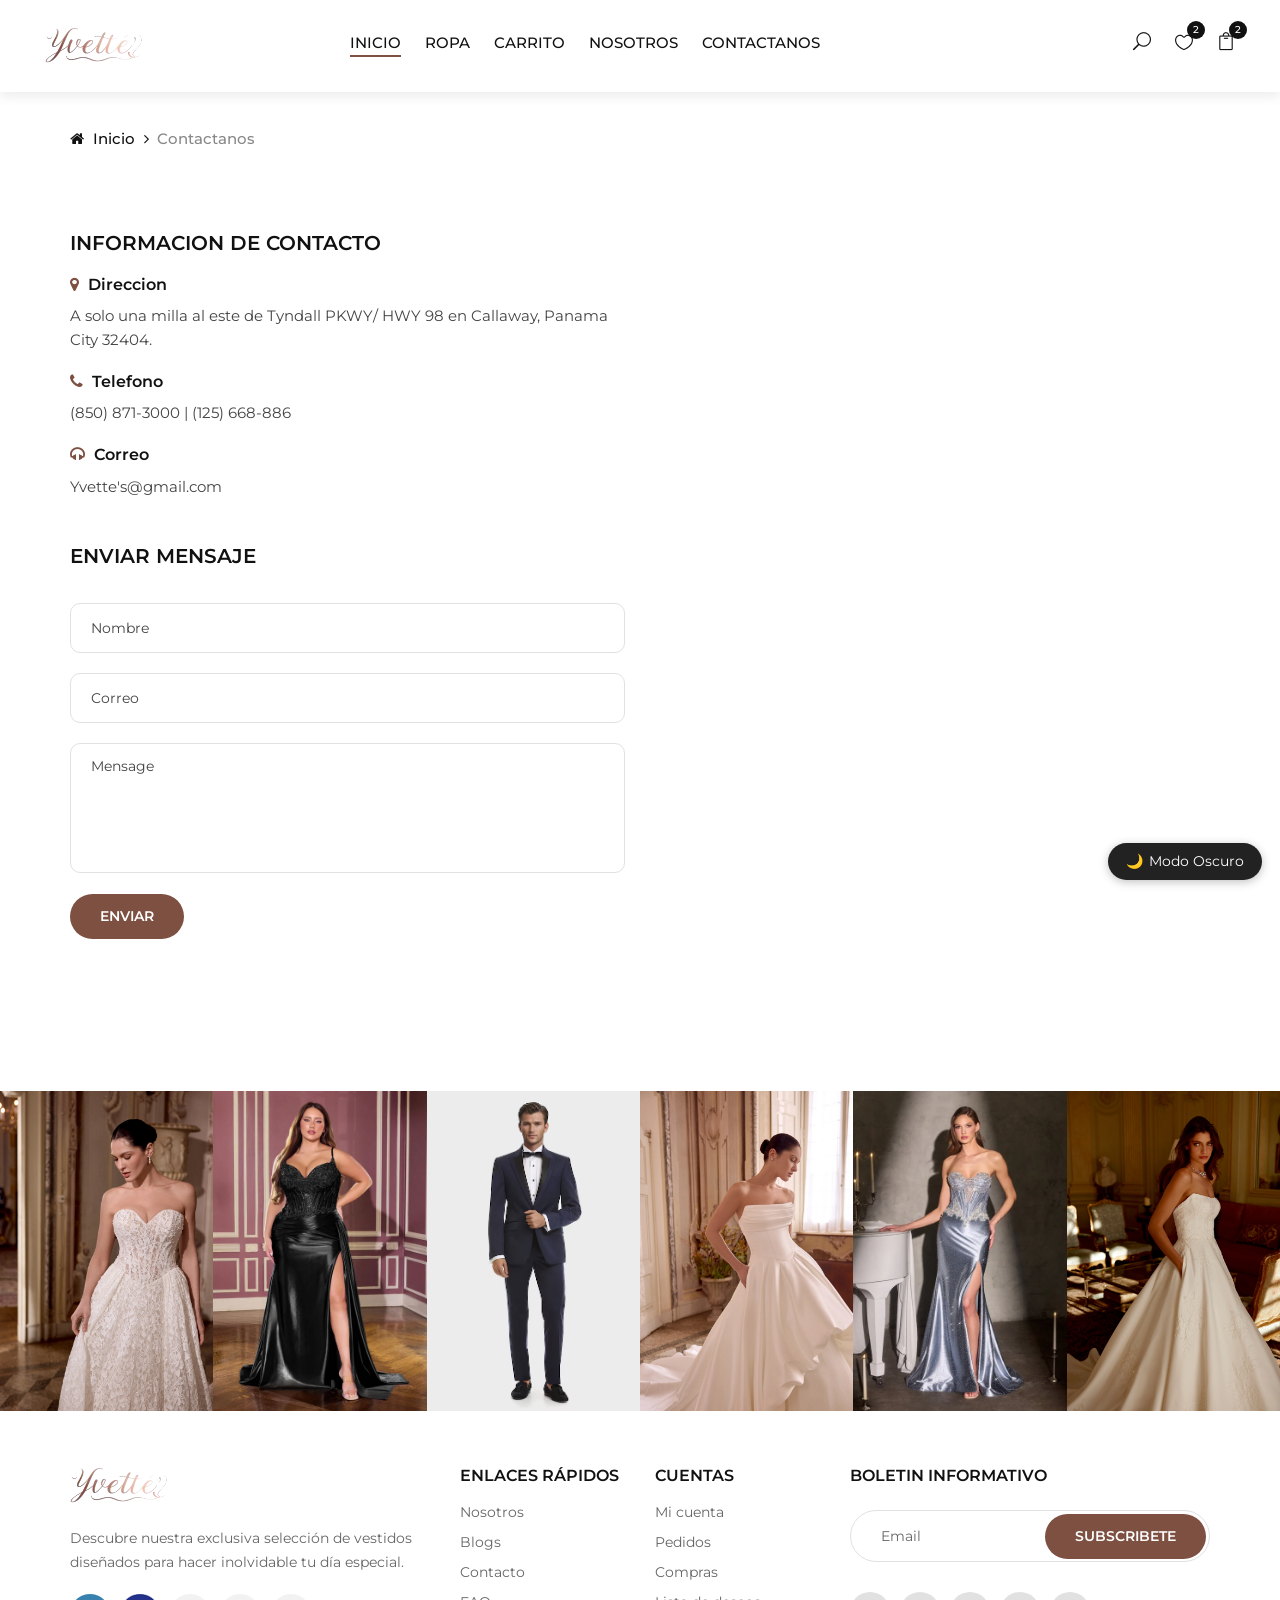
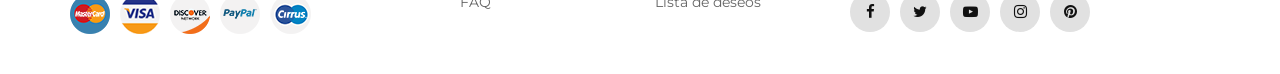
<file: contact.html>
<!DOCTYPE html>
<html lang="zxx">

<head>
    <meta charset="UTF-8">
    <meta name="description" content="Ashion Template">
    <meta name="keywords" content="Ashion, unica, creative, html">
    <meta name="viewport" content="width=device-width, initial-scale=1.0">
    <meta http-equiv="X-UA-Compatible" content="ie=edge">
    <title>Yvette's</title>

    <!-- Google Font -->
    <link href="https://fonts.googleapis.com/css2?family=Cookie&display=swap" rel="stylesheet">
    <link href="https://fonts.googleapis.com/css2?family=Montserrat:wght@400;500;600;700;800;900&display=swap"
    rel="stylesheet">

    <!-- Css Styles -->
    <link rel="stylesheet" href="css/bootstrap.min.css" type="text/css">
    <link rel="stylesheet" href="css/font-awesome.min.css" type="text/css">
    <link rel="stylesheet" href="css/elegant-icons.css" type="text/css">
    <link rel="stylesheet" href="css/jquery-ui.min.css" type="text/css">
    <link rel="stylesheet" href="css/magnific-popup.css" type="text/css">
    <link rel="stylesheet" href="css/owl.carousel.min.css" type="text/css">
    <link rel="stylesheet" href="css/slicknav.min.css" type="text/css">
    <link rel="stylesheet" href="css/style.css" type="text/css">
    <link rel="stylesheet" href="css/features.css" type="text/css">
</head>

<body>
    <!-- Page Preloder -->
    <div id="preloder">
        <div class="loader"></div>
    </div>

    <!-- Offcanvas Menu Begin -->
    <div class="offcanvas-menu-overlay"></div>
    <div class="offcanvas-menu-wrapper">
        <div class="offcanvas__close">+</div>
        <ul class="offcanvas__widget">
            <li><span class="icon_search search-switch"></span></li>
            <li><a href="#"><span class="icon_heart_alt"></span>
                <div class="tip">2</div>
            </a></li>
            <li><a href="#"><span class="icon_bag_alt"></span>
                <div class="tip">2</div>
            </a></li>
        </ul>
        <div class="offcanvas__logo">
            <a href="./index.html"><img src="img/log1.png" alt=""></a>
        </div>
        <div id="mobile-menu-wrap"></div>
    </div>
    <!-- Offcanvas Menu End -->

    <!-- Header Section Begin -->
    <header class="header">
        <div class="container-fluid">
            <div class="row">
                <div class="col-xl-3 col-lg-2">
                    <div class="header__logo">
                        <a href="./index.html"><img src="img/log1.png" alt=""></a>
                    </div>
                </div>
                <div class="col-xl-6 col-lg-7">
                    <nav class="header__menu">
                        <ul>
                            <li class="active"><a href="./index.html">Inicio</a></li>
                            <li><a href="./shop.html">Ropa</a></li>
                            <li><a href="./shop-cart.html">Carrito</a></li>
                            <li><a href="./Nosotros.html">Nosotros</a></li>
                            <li><a href="./contact.html">Contactanos</a></li>
                        </ul>
                    </nav>
                </div>
                <div class="col-lg-3">
                    <div class="header__right">
                        <ul class="header__right__widget">
                            <li><span class="icon_search search-switch"></span></li>
                            <li><a href="#"><span class="icon_heart_alt"></span>
                                <div class="tip">2</div>
                            </a></li>
                            <li><a href="#"><span class="icon_bag_alt"></span>
                                <div class="tip">2</div>
                            </a></li>
                        </ul>
                    </div>
                </div>
            </div>
            <div class="canvas__open">
                <i class="fa fa-bars"></i>
            </div>
        </div>
    </header>
    <!-- Header Section End -->

    <!-- Breadcrumb Begin -->
    <div class="breadcrumb-option">
        <div class="container">
            <div class="row">
                <div class="col-lg-12">
                    <div class="breadcrumb__links">
                        <a href="./index.html"><i class="fa fa-home"></i> Inicio</a>
                        <span>Contactanos</span>
                    </div>
                </div>
            </div>
        </div>
    </div>
    <!-- Breadcrumb End -->

    <!-- Contact Section Begin -->
    <section class="contact spad">
            <div class="container">
                <div class="row">
                    <div class="col-lg-6 col-md-6">
                        <div class="contact__content">
                            <div class="contact__address">
                                <h5>Informacion de contacto</h5>
                                <ul>
                                    <li>
                                        <h6><i class="fa fa-map-marker"></i> Direccion</h6>
                                        <p>A solo una milla al este de Tyndall PKWY/ HWY 98 en Callaway, Panama City 32404.</p>
                                    </li>
                                    <li>
                                        <h6><i class="fa fa-phone"></i> Telefono</h6>
                                        <p>(850) 871-3000  |  (125) 668-886</p>
                                    </li>
                                    <li>
                                        <h6><i class="fa fa-headphones"></i> Correo</h6>
                                        <p>Yvette's@gmail.com</p>
                                    </li>
                                </ul>
                            </div>
                            <div class="contact__form">
                                <h5>Enviar mensaje</h5>
                                <form action="#">
                                    <input type="text" placeholder="Nombre">
                                    <input type="text" placeholder="Correo">
                                    <textarea placeholder="Mensage"></textarea>
                                    <button type="submit" class="site-btn">Enviar</button>
                                </form>
                            </div>
                        </div>
                    </div>
                    <div class="col-lg-6 col-md-6">
                        <div class="contact__map">
                            <iframe
                            src="https://www.google.com/maps/embed?pb=!1m18!1m12!1m3!1d48158.305462977965!2d-74.13283844036356!3d41.02757295168286!2m3!1f0!2f0!3f0!3m2!1i1024!2i768!4f13.1!3m3!1m2!1s0x89c2e440473470d7%3A0xcaf503ca2ee57958!2sSaddle%20River%2C%20NJ%2007458%2C%20USA!5e0!3m2!1sen!2sbd!4v1575917275626!5m2!1sen!2sbd"
                            height="780" style="border:0" allowfullscreen="">
                        </iframe>
                    </div>
                </div>
            </div>
        </div>
    </section>
    <!-- Contact Section End -->

    <!-- Instagram Begin -->
    <div class="instagram">
        <div class="container-fluid">
            <div class="row">
                <div class="col-lg-2 col-md-4 col-sm-4 p-0">
                    <div class="instagram__item set-bg" data-setbg="img/product/V1.webp">
                        <div class="instagram__text">
                            <i class="fa fa-instagram"></i>
                            <a href="#">@ Yvette's</a>
                        </div>
                    </div>
                </div>
                <div class="col-lg-2 col-md-4 col-sm-4 p-0">
                    <div class="instagram__item set-bg" data-setbg="img/product/Prom4.webp">
                        <div class="instagram__text">
                            <i class="fa fa-instagram"></i>
                            <a href="#">@ Yvette's</a>
                        </div>
                    </div>
                </div>
                <div class="col-lg-2 col-md-4 col-sm-4 p-0">
                    <div class="instagram__item set-bg" data-setbg="img/product/E1.avif">
                        <div class="instagram__text">
                            <i class="fa fa-instagram"></i>
                            <a href="#">@ Yvette's</a>
                        </div>
                    </div>
                </div>
                <div class="col-lg-2 col-md-4 col-sm-4 p-0">
                    <div class="instagram__item set-bg" data-setbg="img/product/V3.webp">
                        <div class="instagram__text">
                            <i class="fa fa-instagram"></i>
                            <a href="#">@ Yvette's</a>
                        </div>
                    </div>
                </div>
                <div class="col-lg-2 col-md-4 col-sm-4 p-0">
                    <div class="instagram__item set-bg" data-setbg="img/product/Prom3.webp">
                        <div class="instagram__text">
                            <i class="fa fa-instagram"></i>
                            <a href="#">@ Yvette's</a>
                        </div>
                    </div>
                </div>
                <div class="col-lg-2 col-md-4 col-sm-4 p-0">
                    <div class="instagram__item set-bg" data-setbg="img/product/V4.webp">
                        <div class="instagram__text">
                            <i class="fa fa-instagram"></i>
                            <a href="#">@ Yvette's</a>
                        </div>
                    </div>
                </div>
            </div>
        </div>
    </div>
    <!-- Instagram End -->

<!-- Footer Section Begin -->
<footer class="footer">
    <div class="container">
        <div class="row">
            <div class="col-lg-4 col-md-6 col-sm-7">
                <div class="footer__about">
                    <div class="footer__logo">
                        <a href="./index.html"><img src="img/log1.png" alt=""></a>
                    </div>
                    <p>Descubre nuestra exclusiva selección de vestidos diseñados para hacer inolvidable tu día especial.</p>
                    <div class="footer__payment">
                        <a href="#"><img src="img/payment/payment-1.png" alt=""></a>
                        <a href="#"><img src="img/payment/payment-2.png" alt=""></a>
                        <a href="#"><img src="img/payment/payment-3.png" alt=""></a>
                        <a href="#"><img src="img/payment/payment-4.png" alt=""></a>
                        <a href="#"><img src="img/payment/payment-5.png" alt=""></a>
                    </div>
                </div>
            </div>
            <div class="col-lg-2 col-md-3 col-sm-5">
                <div class="footer__widget">
                    <h6>Enlaces rápidos</h6>
                    <ul>
                        <li><a href="#">Nosotros</a></li>
                        <li><a href="#">Blogs</a></li>
                        <li><a href="#">Contacto</a></li>
                        <li><a href="#">FAQ</a></li>
                    </ul>
                </div>
            </div>
            <div class="col-lg-2 col-md-3 col-sm-4">
                <div class="footer__widget">
                    <h6>Cuentas</h6>
                    <ul>
                        <li><a href="#">Mi cuenta</a></li>
                        <li><a href="#">Pedidos</a></li>
                        <li><a href="#">Compras</a></li>
                        <li><a href="#">Lista de deseos</a></li>
                    </ul>
                </div>
            </div>
            <div class="col-lg-4 col-md-8 col-sm-8">
                <div class="footer__newslatter">
                    <h6>Boletin Informativo</h6>
                    <form action="#">
                        <input type="text" placeholder="Email">
                        <button type="submit" class="site-btn">Subscribete</button>
                    </form>
                    <div class="footer__social">
                        <a href="#"><i class="fa fa-facebook"></i></a>
                        <a href="#"><i class="fa fa-twitter"></i></a>
                        <a href="#"><i class="fa fa-youtube-play"></i></a>
                        <a href="#"><i class="fa fa-instagram"></i></a>
                        <a href="#"><i class="fa fa-pinterest"></i></a>
                    </div>
                </div>
            </div>
        </div>
    </div>
</footer>
<!-- Footer Section End -->

<!-- Search Begin -->
<div class="search-model">
    <div class="h-100 d-flex align-items-center justify-content-center">
        <div class="search-close-switch">+</div>
        <form class="search-model-form">
            <input type="text" id="search-input" placeholder="Busca aquí.....">
        </form>
    </div>
</div>
<!-- Search End -->

<!-- Js Plugins -->
<script src="js/jquery-3.3.1.min.js"></script>
<script src="js/bootstrap.min.js"></script>
<script src="js/jquery.magnific-popup.min.js"></script>
<script src="js/jquery-ui.min.js"></script>
<script src="js/mixitup.min.js"></script>
<script src="js/jquery.countdown.min.js"></script>
<script src="js/jquery.slicknav.js"></script>
<script src="js/owl.carousel.min.js"></script>
<script src="js/jquery.nicescroll.min.js"></script>
<script src="js/main.js"></script>
<script src="js/features.js"></script>
</body>

</html>
</file>
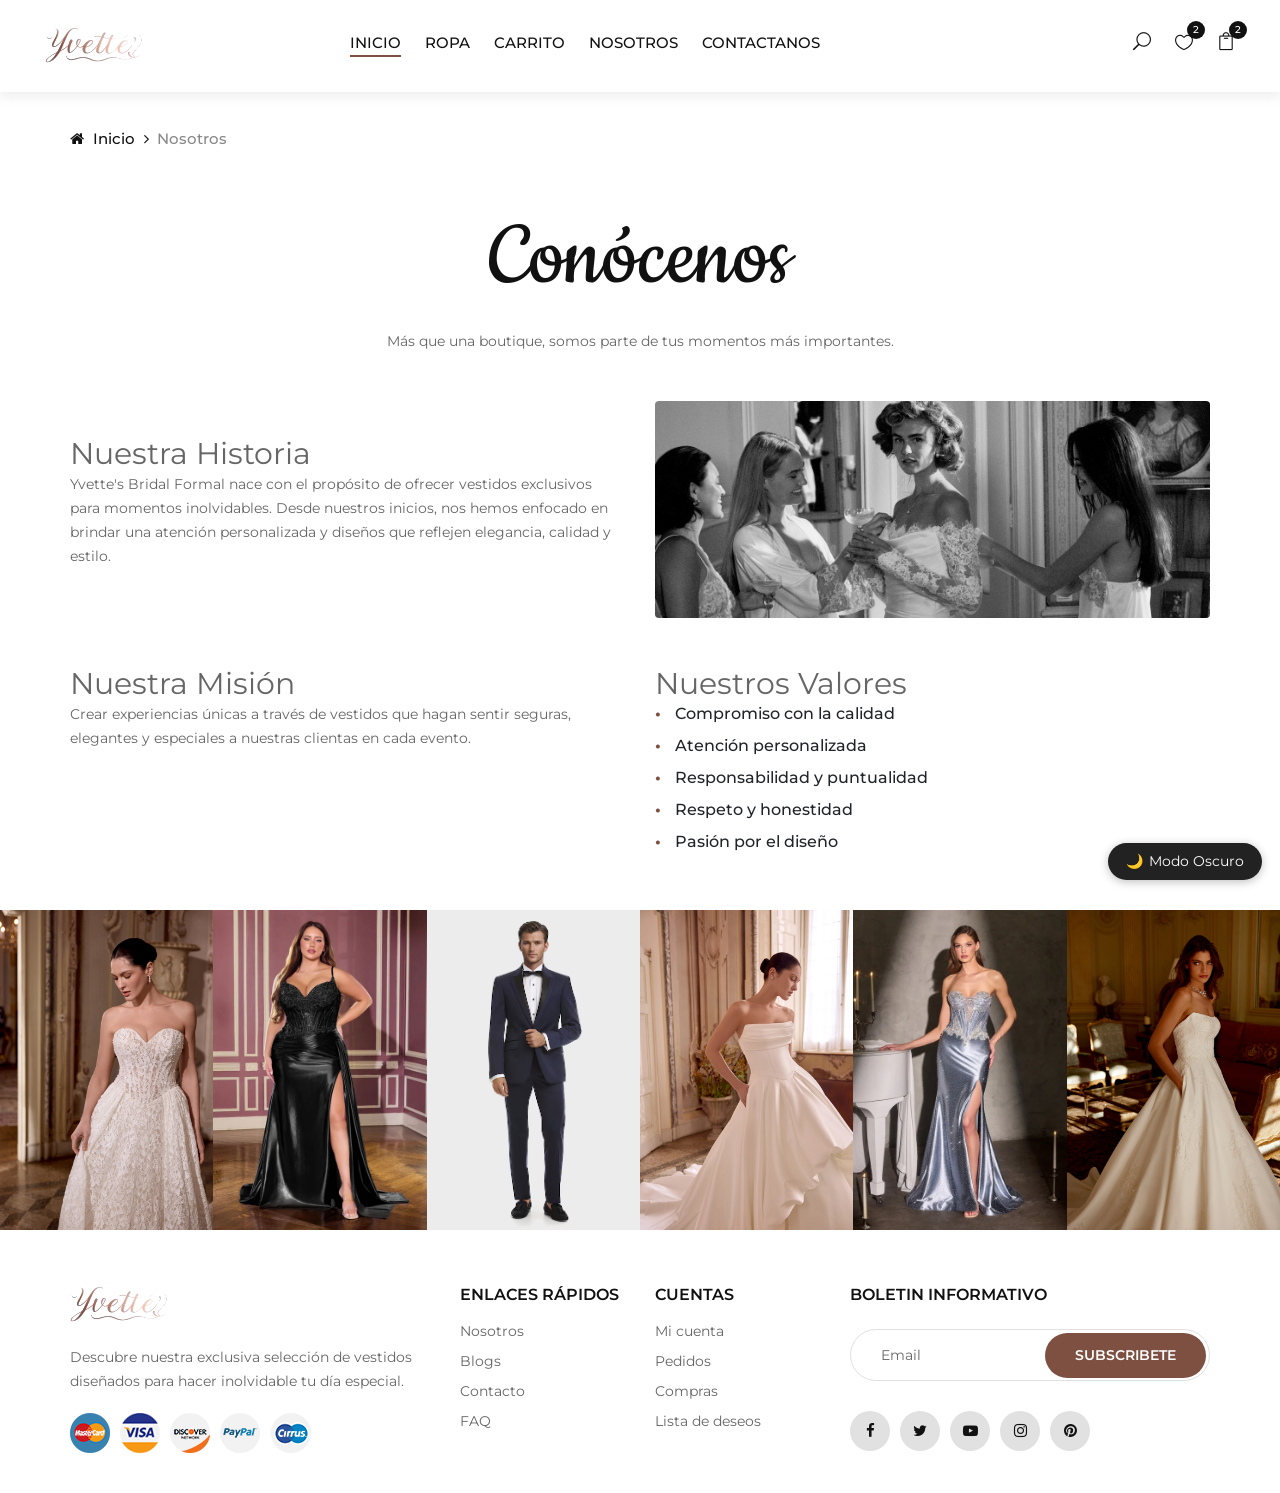
<file: Nosotros.html>
<!DOCTYPE html>
<html lang="zxx">

<head>
    <meta charset="UTF-8">
    <meta name="description" content="Ashion Template">
    <meta name="keywords" content="Ashion, unica, creative, html">
    <meta name="viewport" content="width=device-width, initial-scale=1.0">
    <meta http-equiv="X-UA-Compatible" content="ie=edge">
    <title>Yvette's</title>

    <!-- Google Font -->
    <link href="https://fonts.googleapis.com/css2?family=Cookie&display=swap" rel="stylesheet">
    <link href="https://fonts.googleapis.com/css2?family=Montserrat:wght@400;500;600;700;800;900&display=swap"
    rel="stylesheet">

    <!-- Css Styles -->
    <link rel="stylesheet" href="css/bootstrap.min.css" type="text/css">
    <link rel="stylesheet" href="css/font-awesome.min.css" type="text/css">
    <link rel="stylesheet" href="css/elegant-icons.css" type="text/css">
    <link rel="stylesheet" href="css/jquery-ui.min.css" type="text/css">
    <link rel="stylesheet" href="css/magnific-popup.css" type="text/css">
    <link rel="stylesheet" href="css/owl.carousel.min.css" type="text/css">
    <link rel="stylesheet" href="css/slicknav.min.css" type="text/css">
    <link rel="stylesheet" href="css/style.css" type="text/css">
    <link rel="stylesheet" href="css/features.css" type="text/css">
</head>

<body>
    <!-- Page Preloder -->
    <div id="preloder">
        <div class="loader"></div>
    </div>

    <!-- Offcanvas Menu Begin -->
    <div class="offcanvas-menu-overlay"></div>
    <div class="offcanvas-menu-wrapper">
        <div class="offcanvas__close">+</div>
        <ul class="offcanvas__widget">
            <li><span class="icon_search search-switch"></span></li>
            <li><a href="#"><span class="icon_heart_alt"></span>
                <div class="tip">2</div>
            </a></li>
            <li><a href="#"><span class="icon_bag_alt"></span>
                <div class="tip">2</div>
            </a></li>
        </ul>
        <div class="offcanvas__logo">
            <a href="./index.html"><img src="img/log1.png" alt=""></a>
        </div>
        <div id="mobile-menu-wrap"></div>
    </div>
    <!-- Offcanvas Menu End -->

    <!-- Header Section Begin -->
    <header class="header">
        <div class="container-fluid">
            <div class="row">
                <div class="col-xl-3 col-lg-2">
                    <div class="header__logo">
                        <a href="./index.html"><img src="img/log1.png" alt=""></a>
                    </div>
                </div>
                <div class="col-xl-6 col-lg-7">
                    <nav class="header__menu">
                        <ul>
                            <li class="active"><a href="./index.html">Inicio</a></li>
                            <li><a href="./shop.html">Ropa</a></li>
                            <li><a href="./shop-cart.html">Carrito</a></li>
                            <li><a href="./Nosotros.html">Nosotros</a></li>
                            <li><a href="./contact.html">Contactanos</a></li>
                        </ul>
                    </nav>
                </div>
                <div class="col-lg-3">
                    <div class="header__right">
                        <!-- <div class="header__right__auth">
                            <a href="#">Inciar Sesion</a>
                            <a href="#">Registrarte</a>
                        </div> -->
                        <ul class="header__right__widget">
                            <li><span class="icon_search search-switch"></span></li>
                            <li><a href="#"><span class="icon_heart_alt"></span>
                                <div class="tip">2</div>
                            </a></li>
                            <li><a href="#"><span class="icon_bag_alt"></span>
                                <div class="tip">2</div>
                            </a></li>
                        </ul>
                    </div>
                </div>
            </div>
            <div class="canvas__open">
                <i class="fa fa-bars"></i>
            </div>
        </div>
    </header>
    <!-- Header Section End -->

    <!-- Breadcrumb Begin -->
    <div class="breadcrumb-option">
        <div class="container">
            <div class="row">
                <div class="col-lg-12">
                    <div class="breadcrumb__links">
                        <a href="./index.html"><i class="fa fa-home"></i> Inicio</a>
                        <span>Nosotros</span>
                    </div>
                </div>
            </div>
        </div>
    </div>
    <!-- Breadcrumb End -->

    <!-- Nosotros Begin -->
    <BR>
     <BR>
    <section id="historia">
        <div class="container">
            <div class="row mb-5">
                <div class="col-lg-12 text-center">
                    <h1 class="section-title" style="font-size: 100px;">Conócenos</h1>
                    <p class="section-subtitle">
                        Más que una boutique, somos parte de tus momentos más importantes.
                    </p>
                </div>
            </div>

            <!-- Historia -->
            <div class="row align-items-center mb-5">
                <div class="col-lg-6">
                    <h3 class="section-subtitle">Nuestra Historia</h3>
                    <p>
                        Yvette's Bridal Formal nace con el propósito de ofrecer vestidos
                        exclusivos para momentos inolvidables. Desde nuestros inicios,
                        nos hemos enfocado en brindar una atención personalizada y
                        diseños que reflejen elegancia, calidad y estilo.
                    </p>
                </div>
                <div class="col-lg-6">
                    <img src="img/categories/Inicio.webp"" alt="Historia Yvette's" class="img-fluid rounded">
                </div>
            </div>

            <!-- Misión y Valores -->
            <div class="row">
                <div class="col-lg-6 mb-4">
                    <h3 class="section-subtitle">Nuestra Misión</h3>
                    <p>
                        Crear experiencias únicas a través de vestidos que hagan sentir
                        seguras, elegantes y especiales a nuestras clientas en cada evento.
                    </p>
                </div>

                <div class="col-lg-6">
                    <h3 class="section-subtitle">Nuestros Valores</h3>
                    <ul class="about-values">
                        <li>Compromiso con la calidad</li>
                        <li>Atención personalizada</li>
                        <li>Responsabilidad y puntualidad</li>
                        <li>Respeto y honestidad</li>
                        <li>Pasión por el diseño</li>
                    </ul>
                </div>
            </div>

        </div>
    </section>
    </BR>
    </BR>
    <!-- Nosotros End -->

    <!-- Instagram Begin -->
    <div class="instagram">
        <div class="container-fluid">
            <div class="row">
                <div class="col-lg-2 col-md-4 col-sm-4 p-0">
                    <div class="instagram__item set-bg" data-setbg="img/product/V1.webp">
                        <div class="instagram__text">
                            <i class="fa fa-instagram"></i>
                            <a href="#">@ Yvette's</a>
                        </div>
                    </div>
                </div>
                <div class="col-lg-2 col-md-4 col-sm-4 p-0">
                    <div class="instagram__item set-bg" data-setbg="img/product/Prom4.webp">
                        <div class="instagram__text">
                            <i class="fa fa-instagram"></i>
                            <a href="#">@ Yvette's</a>
                        </div>
                    </div>
                </div>
                <div class="col-lg-2 col-md-4 col-sm-4 p-0">
                    <div class="instagram__item set-bg" data-setbg="img/product/E1.avif">
                        <div class="instagram__text">
                            <i class="fa fa-instagram"></i>
                            <a href="#">@ Yvette's</a>
                        </div>
                    </div>
                </div>
                <div class="col-lg-2 col-md-4 col-sm-4 p-0">
                    <div class="instagram__item set-bg" data-setbg="img/product/V3.webp">
                        <div class="instagram__text">
                            <i class="fa fa-instagram"></i>
                            <a href="#">@ Yvette's</a>
                        </div>
                    </div>
                </div>
                <div class="col-lg-2 col-md-4 col-sm-4 p-0">
                    <div class="instagram__item set-bg" data-setbg="img/product/Prom3.webp">
                        <div class="instagram__text">
                            <i class="fa fa-instagram"></i>
                            <a href="#">@ Yvette's</a>
                        </div>
                    </div>
                </div>
                <div class="col-lg-2 col-md-4 col-sm-4 p-0">
                    <div class="instagram__item set-bg" data-setbg="img/product/V4.webp">
                        <div class="instagram__text">
                            <i class="fa fa-instagram"></i>
                            <a href="#">@ Yvette's</a>
                        </div>
                    </div>
                </div>
            </div>
        </div>
    </div>
    <!-- Instagram End -->

    <!-- Footer Section Begin -->
    <footer class="footer">
        <div class="container">
            <div class="row">
                <div class="col-lg-4 col-md-6 col-sm-7">
                    <div class="footer__about">
                        <div class="footer__logo">
                            <a href="./index.html"><img src="img/log1.png" alt=""></a>
                        </div>
                        <p>Descubre nuestra exclusiva selección de vestidos diseñados para hacer inolvidable tu día especial.</p>
                        <div class="footer__payment">
                            <a href="#"><img src="img/payment/payment-1.png" alt=""></a>
                            <a href="#"><img src="img/payment/payment-2.png" alt=""></a>
                            <a href="#"><img src="img/payment/payment-3.png" alt=""></a>
                            <a href="#"><img src="img/payment/payment-4.png" alt=""></a>
                            <a href="#"><img src="img/payment/payment-5.png" alt=""></a>
                        </div>
                    </div>
                </div>
                <div class="col-lg-2 col-md-3 col-sm-5">
                    <div class="footer__widget">
                        <h6>Enlaces rápidos</h6>
                        <ul>
                            <li><a href="#">Nosotros</a></li>
                            <li><a href="#">Blogs</a></li>
                            <li><a href="#">Contacto</a></li>
                            <li><a href="#">FAQ</a></li>
                        </ul>
                    </div>
                </div>
                <div class="col-lg-2 col-md-3 col-sm-4">
                    <div class="footer__widget">
                        <h6>Cuentas</h6>
                        <ul>
                            <li><a href="#">Mi cuenta</a></li>
                            <li><a href="#">Pedidos</a></li>
                            <li><a href="#">Compras</a></li>
                            <li><a href="#">Lista de deseos</a></li>
                        </ul>
                    </div>
                </div>
                <div class="col-lg-4 col-md-8 col-sm-8">
                    <div class="footer__newslatter">
                        <h6>Boletin Informativo</h6>
                        <form action="#">
                            <input type="text" placeholder="Email">
                            <button type="submit" class="site-btn">Subscribete</button>
                        </form>
                        <div class="footer__social">
                            <a href="#"><i class="fa fa-facebook"></i></a>
                            <a href="#"><i class="fa fa-twitter"></i></a>
                            <a href="#"><i class="fa fa-youtube-play"></i></a>
                            <a href="#"><i class="fa fa-instagram"></i></a>
                            <a href="#"><i class="fa fa-pinterest"></i></a>
                        </div>
                    </div>
                </div>
            </div>
        </div>
    </footer>
    <!-- Footer Section End -->

    <!-- Search Begin -->
    <div class="search-model">
        <div class="h-100 d-flex align-items-center justify-content-center">
            <div class="search-close-switch">+</div>
            <form class="search-model-form">
                <input type="text" id="search-input" placeholder="Busca aquí.....">
            </form>
        </div>
    </div>
    <!-- Search End -->

<!-- Js Plugins -->
<script src="js/jquery-3.3.1.min.js"></script>
<script src="js/bootstrap.min.js"></script>
<script src="js/jquery.magnific-popup.min.js"></script>
<script src="js/jquery-ui.min.js"></script>
<script src="js/mixitup.min.js"></script>
<script src="js/jquery.countdown.min.js"></script>
<script src="js/jquery.slicknav.js"></script>
<script src="js/owl.carousel.min.js"></script>
<script src="js/jquery.nicescroll.min.js"></script>
<script src="js/main.js"></script>
<script src="js/features.js"></script>
</body>


</html>
</file>
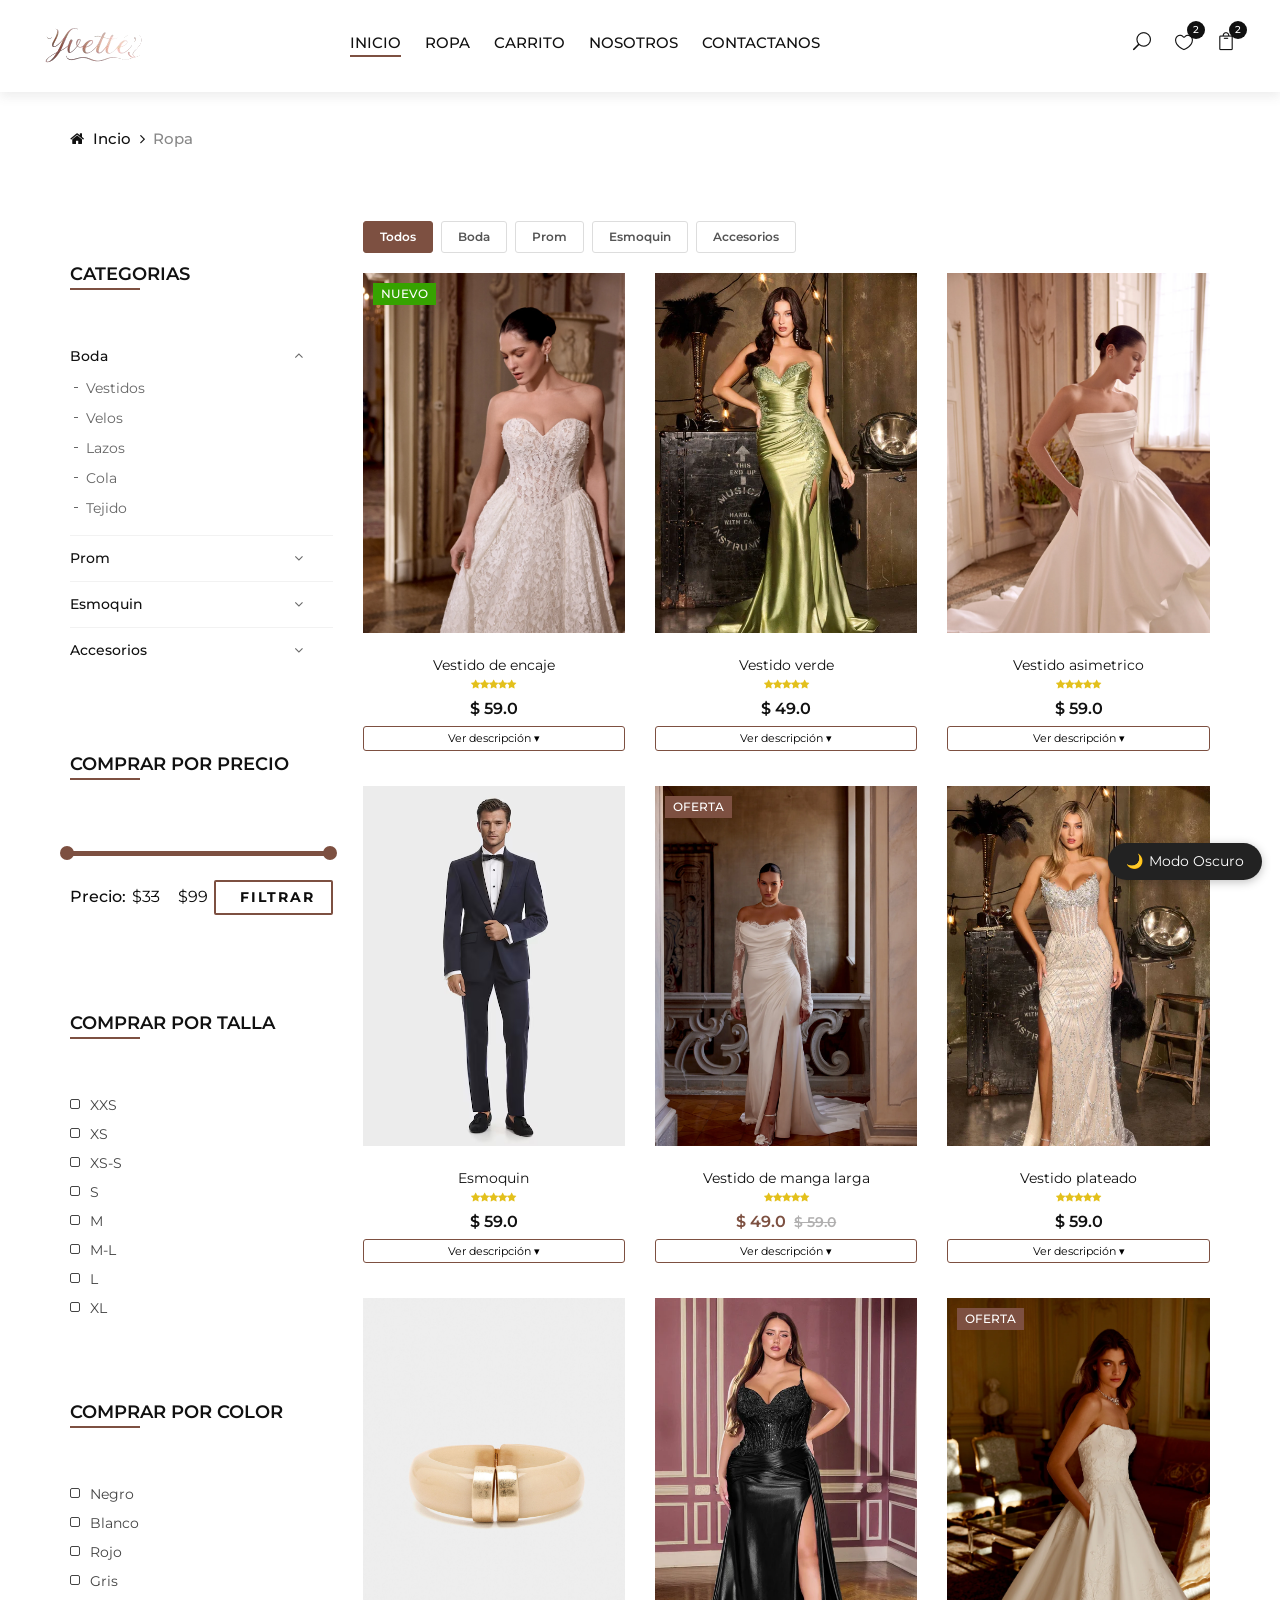
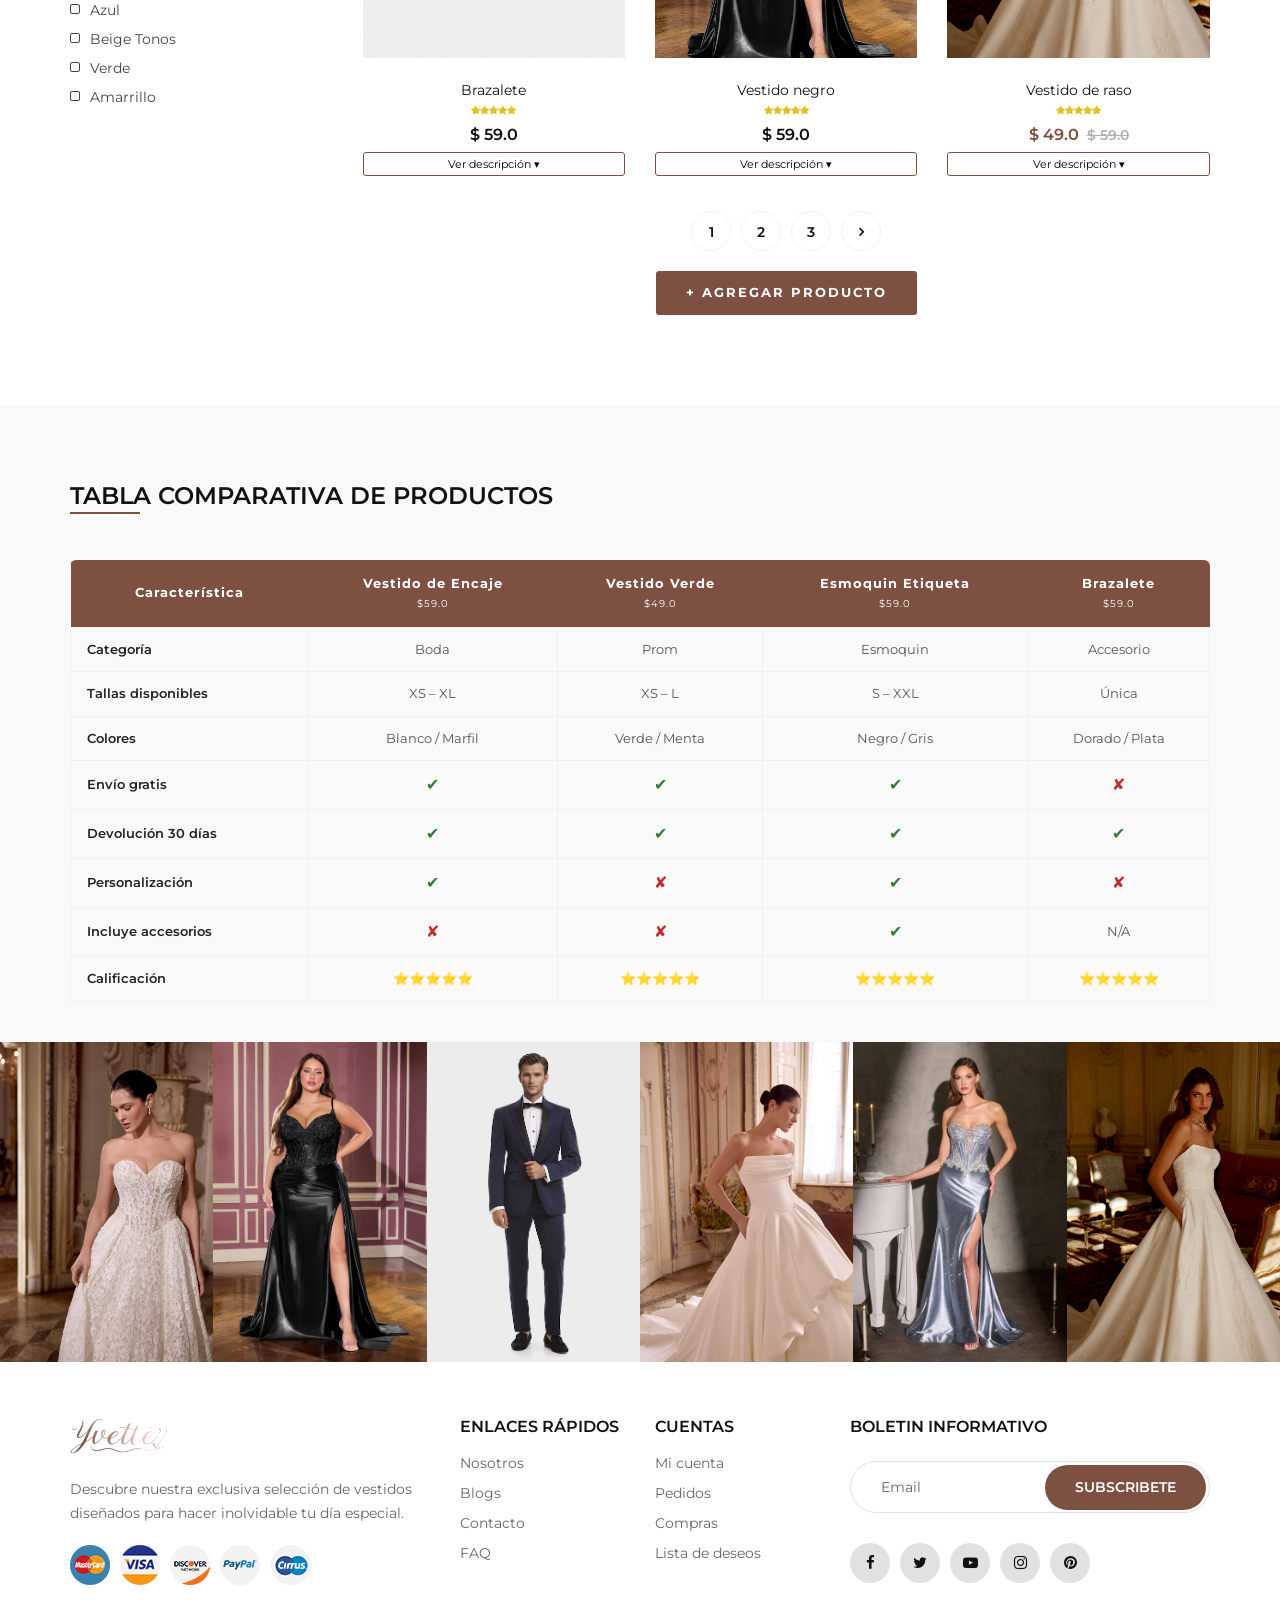
<file: shop.html>
<!DOCTYPE html>
<html lang="zxx">

<head>
    <meta charset="UTF-8">
    <meta name="description" content="Ashion Template">
    <meta name="keywords" content="Ashion, unica, creative, html">
    <meta name="viewport" content="width=device-width, initial-scale=1.0">
    <meta http-equiv="X-UA-Compatible" content="ie=edge">
    <title>Yvette's</title>

    <!-- Google Font -->
    <link href="https://fonts.googleapis.com/css2?family=Cookie&display=swap" rel="stylesheet">
    <link href="https://fonts.googleapis.com/css2?family=Montserrat:wght@400;500;600;700;800;900&display=swap"
    rel="stylesheet">

    <!-- Css Styles -->
    <link rel="stylesheet" href="css/bootstrap.min.css" type="text/css">
    <link rel="stylesheet" href="css/font-awesome.min.css" type="text/css">
    <link rel="stylesheet" href="css/elegant-icons.css" type="text/css">
    <link rel="stylesheet" href="css/jquery-ui.min.css" type="text/css">
    <link rel="stylesheet" href="css/magnific-popup.css" type="text/css">
    <link rel="stylesheet" href="css/owl.carousel.min.css" type="text/css">
    <link rel="stylesheet" href="css/slicknav.min.css" type="text/css">
    <link rel="stylesheet" href="css/style.css" type="text/css">
    <link rel="stylesheet" href="css/features.css" type="text/css">
</head>

<body>
    <!-- Page Preloder -->
    <div id="preloder">
        <div class="loader"></div>
    </div>

    <!-- Offcanvas Menu Begin -->
    <div class="offcanvas-menu-overlay"></div>
    <div class="offcanvas-menu-wrapper">
        <div class="offcanvas__close">+</div>
        <ul class="offcanvas__widget">
            <li><span class="icon_search search-switch"></span></li>
            <li><a href="#"><span class="icon_heart_alt"></span>
                <div class="tip">2</div>
            </a></li>
            <li><a href="#"><span class="icon_bag_alt"></span>
                <div class="tip">2</div>
            </a></li>
        </ul>
        <div class="offcanvas__logo">
            <a href="./index.html"><img src="img/log1.png" alt=""></a>
        </div>
        <div id="mobile-menu-wrap"></div>
    </div>
    <!-- Offcanvas Menu End -->

    <!-- Header Section Begin -->
    <header class="header">
        <div class="container-fluid">
            <div class="row">
                <div class="col-xl-3 col-lg-2">
                    <div class="header__logo">
                        <a href="./index.html"><img src="img/log1.png" alt=""></a>
                    </div>
                </div>
                <div class="col-xl-6 col-lg-7">
                    <nav class="header__menu">
                        <ul>
                            <li class="active"><a href="./index.html">Inicio</a></li>
                            <li><a href="./shop.html">Ropa</a></li>
                            <li><a href="./shop-cart.html">Carrito</a></li>
                            <li><a href="./Nosotros.html">Nosotros</a></li>
                            <li><a href="./contact.html">Contactanos</a></li>
                        </ul>
                    </nav>
                </div>
                <div class="col-lg-3">
                    <div class="header__right">
                        <ul class="header__right__widget">
                            <li><span class="icon_search search-switch"></span></li>
                            <li><a href="#"><span class="icon_heart_alt"></span>
                                <div class="tip">2</div>
                            </a></li>
                            <li><a href="#"><span class="icon_bag_alt"></span>
                                <div class="tip">2</div>
                            </a></li>
                        </ul>
                    </div>
                </div>
            </div>
            <div class="canvas__open">
                <i class="fa fa-bars"></i>
            </div>
        </div>
    </header>
    <!-- Header Section End -->

    <!-- Breadcrumb Begin -->
    <div class="breadcrumb-option">
        <div class="container">
            <div class="row">
                <div class="col-lg-12">
                    <div class="breadcrumb__links">
                        <a href="./index.html"><i class="fa fa-home"></i> Incio</a>
                        <span>Ropa</span>
                    </div>
                </div>
            </div>
        </div>
    </div>
    <!-- Breadcrumb End -->

    <!-- Shop Section Begin -->
    <section class="shop spad">
        <div class="container">
            <div class="row">
                <div class="col-lg-3 col-md-3">
                    <div class="shop__sidebar">
                        <div class="sidebar__categories">
                            <div class="section-title">
                                <h4>Categorias</h4>
                            </div>
                            <div class="categories__accordion">
                                <div class="accordion" id="accordionExample">
                                    <div class="card">
                                        <div class="card-heading active">
                                            <a data-toggle="collapse" data-target="#collapseOne">Boda</a>
                                        </div>
                                        <div id="collapseOne" class="collapse show" data-parent="#accordionExample">
                                            <div class="card-body">
                                                <ul>
                                                    <li><a href="#">Vestidos</a></li>
                                                    <li><a href="#">Velos</a></li>
                                                    <li><a href="#">Lazos</a></li>
                                                    <li><a href="#">Cola</a></li>
                                                    <li><a href="#">Tejido</a></li>
                                                </ul>
                                            </div>
                                        </div>
                                    </div>
                                    <div class="card">
                                        <div class="card-heading">
                                            <a data-toggle="collapse" data-target="#collapseTwo">Prom</a>
                                        </div>
                                        <div id="collapseTwo" class="collapse" data-parent="#accordionExample">
                                            <div class="card-body">
                                                <ul>
                                                    <li><a href="#">Ajustado</a></li>
                                                    <li><a href="#">Smock</a></li>
                                                    <li><a href="#">Corto</a></li>
                                                    <li><a href="#">Largo</a></li>
                                                </ul>
                                            </div>
                                        </div>
                                    </div>
                                    <div class="card">
                                        <div class="card-heading">
                                            <a data-toggle="collapse" data-target="#collapseThree">Esmoquin</a>
                                        </div>
                                        <div id="collapseThree" class="collapse" data-parent="#accordionExample">
                                            <div class="card-body">
                                                <ul>
                                                    <li><a href="#">Coats</a></li>
                                                    <li><a href="#">Jackets</a></li>
                                                    <li><a href="#">Dresses</a></li>
                                                    <li><a href="#">Shirts</a></li>
                                                    <li><a href="#">T-shirts</a></li>
                                                    <li><a href="#">Jeans</a></li>
                                                </ul>
                                            </div>
                                        </div>
                                    </div>
                                    <div class="card">
                                        <div class="card-heading">
                                            <a data-toggle="collapse" data-target="#collapseFour">Accesorios</a>
                                        </div>
                                        <div id="collapseFour" class="collapse" data-parent="#accordionExample">
                                            <div class="card-body">
                                                <ul>
                                                    <li><a href="#">Collares</a></li>
                                                    <li><a href="#">Brazaletes</a></li>
                                                    <li><a href="#">Aretes</a></li>
                                                    <li><a href="#">Anillos</a></li>
                                                    <li><a href="#">Broches</a></li>
                                                </ul>
                                            </div>
                                        </div>
                                    </div>
                                </div>
                            </div>
                        </div>
                        <div class="sidebar__filter">
                            <div class="section-title">
                                <h4>Comprar por precio</h4>
                            </div>
                            <div class="filter-range-wrap">
                                <div class="price-range ui-slider ui-corner-all ui-slider-horizontal ui-widget ui-widget-content"
                                data-min="33" data-max="99"></div>
                                <div class="range-slider">
                                    <div class="price-input">
                                        <p>Precio:</p>
                                        <input type="text" id="minamount">
                                        <input type="text" id="maxamount">
                                    </div>
                                </div>
                            </div>
                            <a href="#">Filtrar</a>
                        </div>
                        <div class="sidebar__sizes">
                            <div class="section-title">
                                <h4>Comprar por talla</h4>
                            </div>
                            <div class="size__list">
                                <label for="xxs">
                                    xxs
                                    <input type="checkbox" id="xxs">
                                    <span class="checkmark"></span>
                                </label>
                                <label for="xs">
                                    xs
                                    <input type="checkbox" id="xs">
                                    <span class="checkmark"></span>
                                </label>
                                <label for="xss">
                                    xs-s
                                    <input type="checkbox" id="xss">
                                    <span class="checkmark"></span>
                                </label>
                                <label for="s">
                                    s
                                    <input type="checkbox" id="s">
                                    <span class="checkmark"></span>
                                </label>
                                <label for="m">
                                    m
                                    <input type="checkbox" id="m">
                                    <span class="checkmark"></span>
                                </label>
                                <label for="ml">
                                    m-l
                                    <input type="checkbox" id="ml">
                                    <span class="checkmark"></span>
                                </label>
                                <label for="l">
                                    l
                                    <input type="checkbox" id="l">
                                    <span class="checkmark"></span>
                                </label>
                                <label for="xl">
                                    xl
                                    <input type="checkbox" id="xl">
                                    <span class="checkmark"></span>
                                </label>
                            </div>
                        </div>
                        <div class="sidebar__color">
                            <div class="section-title">
                                <h4>Comprar por color</h4>
                            </div>
                            <div class="size__list color__list">
                                <label for="black">
                                    Negro
                                    <input type="checkbox" id="black">
                                    <span class="checkmark"></span>
                                </label>
                                <label for="whites">
                                    Blanco
                                    <input type="checkbox" id="whites">
                                    <span class="checkmark"></span>
                                </label>
                                <label for="reds">
                                    Rojo
                                    <input type="checkbox" id="reds">
                                    <span class="checkmark"></span>
                                </label>
                                <label for="greys">
                                    Gris
                                    <input type="checkbox" id="greys">
                                    <span class="checkmark"></span>
                                </label>
                                <label for="blues">
                                    Azul
                                    <input type="checkbox" id="blues">
                                    <span class="checkmark"></span>
                                </label>
                                <label for="beige">
                                    Beige Tonos
                                    <input type="checkbox" id="beige">
                                    <span class="checkmark"></span>
                                </label>
                                <label for="greens">
                                    Verde
                                    <input type="checkbox" id="greens">
                                    <span class="checkmark"></span>
                                </label>
                                <label for="yellows">
                                    Amarrillo
                                    <input type="checkbox" id="yellows">
                                    <span class="checkmark"></span>
                                </label>
                            </div>
                        </div>
                    </div>
                </div>
                <div class="col-lg-9 col-md-9">
                    <div class="row">
                        <div class="col-lg-4 col-md-6">
                            <div class="product__item">
                                <div class="product__item__pic set-bg" data-setbg="img/product/V1.webp">
                                    <div class="label new">Nuevo</div>
                                    <ul class="product__hover">
                                        <li><a href="img/product/V1.webp" class="image-popup"><span class="arrow_expand"></span></a></li>
                                        <li><a href="#"><span class="icon_heart_alt"></span></a></li>
                                        <li><a href="#"><span class="icon_bag_alt"></span></a></li>
                                    </ul>
                                </div>
                                <div class="product__item__text">
                                    <h6><a href="#">Vestido de encaje</a></h6>
                                    <div class="rating">
                                        <i class="fa fa-star"></i>
                                        <i class="fa fa-star"></i>
                                        <i class="fa fa-star"></i>
                                        <i class="fa fa-star"></i>
                                        <i class="fa fa-star"></i>
                                    </div>
                                    <div class="product__price">$ 59.0</div>
                                </div>
                            </div>
                        </div>
                        <div class="col-lg-4 col-md-6">
                            <div class="product__item">
                                <div class="product__item__pic set-bg" data-setbg="img/product/Prom1.webp">
                                    <ul class="product__hover">
                                        <li><a href="img/product/Prom1.webp" class="image-popup"><span class="arrow_expand"></span></a></li>
                                        <li><a href="#"><span class="icon_heart_alt"></span></a></li>
                                        <li><a href="#"><span class="icon_bag_alt"></span></a></li>
                                    </ul>
                                </div>
                                <div class="product__item__text">
                                    <h6><a href="#">Vestido verde</a></h6>
                                    <div class="rating">
                                        <i class="fa fa-star"></i>
                                        <i class="fa fa-star"></i>
                                        <i class="fa fa-star"></i>
                                        <i class="fa fa-star"></i>
                                        <i class="fa fa-star"></i>
                                    </div>
                                    <div class="product__price">$ 49.0</div>
                                </div>
                            </div>
                        </div>
                        <div class="col-lg-4 col-md-6">
                            <div class="product__item">
                                <div class="product__item__pic set-bg" data-setbg="img/product/V3.webp">
                                    <ul class="product__hover">
                                        <li><a href="img/product/A1.webp" class="image-popup"><span class="arrow_expand"></span></a></li>
                                        <li><a href="#"><span class="icon_heart_alt"></span></a></li>
                                        <li><a href="#"><span class="icon_bag_alt"></span></a></li>
                                    </ul>
                                </div>
                                <div class="product__item__text">
                                    <h6><a href="#">Vestido asimetrico</a></h6>
                                    <div class="rating">
                                        <i class="fa fa-star"></i>
                                        <i class="fa fa-star"></i>
                                        <i class="fa fa-star"></i>
                                        <i class="fa fa-star"></i>
                                        <i class="fa fa-star"></i>
                                    </div>
                                    <div class="product__price">$ 59.0</div>
                                </div>
                            </div>
                        </div>
                        <div class="col-lg-4 col-md-6">
                            <div class="product__item">
                                <div class="product__item__pic set-bg" data-setbg="img/product/E1.avif">
                                    <ul class="product__hover">
                                        <li><a href="img/product/E1.avif" class="image-popup"><span class="arrow_expand"></span></a></li>
                                        <li><a href="#"><span class="icon_heart_alt"></span></a></li>
                                        <li><a href="#"><span class="icon_bag_alt"></span></a></li>
                                    </ul>
                                </div>
                                <div class="product__item__text">
                                    <h6><a href="#">Esmoquin</a></h6>
                                    <div class="rating">
                                        <i class="fa fa-star"></i>
                                        <i class="fa fa-star"></i>
                                        <i class="fa fa-star"></i>
                                        <i class="fa fa-star"></i>
                                        <i class="fa fa-star"></i>
                                    </div>
                                    <div class="product__price">$ 59.0</div>
                                </div>
                            </div>
                        </div>
                        <div class="col-lg-4 col-md-6">
                            <div class="product__item sale">
                                <div class="product__item__pic set-bg" data-setbg="img/product/V2.webp">
                                    <div class="label">Oferta</div>
                                    <ul class="product__hover">
                                        <li><a href="img/product/V2.webp" class="image-popup"><span class="arrow_expand"></span></a></li>
                                        <li><a href="#"><span class="icon_heart_alt"></span></a></li>
                                        <li><a href="#"><span class="icon_bag_alt"></span></a></li>
                                    </ul>
                                </div>
                                <div class="product__item__text">
                                    <h6><a href="#">Vestido de manga larga</a></h6>
                                    <div class="rating">
                                        <i class="fa fa-star"></i>
                                        <i class="fa fa-star"></i>
                                        <i class="fa fa-star"></i>
                                        <i class="fa fa-star"></i>
                                        <i class="fa fa-star"></i>
                                    </div>
                                    <div class="product__price">$ 49.0 <span>$ 59.0</span></div>
                                </div>
                            </div>
                        </div>
                        <div class="col-lg-4 col-md-6">
                            <div class="product__item">
                                <div class="product__item__pic set-bg" data-setbg="img/product/Prom2.webp">
                                    <ul class="product__hover">
                                        <li><a href="img/Product/Prom2.webp" class="image-popup"><span class="arrow_expand"></span></a></li>
                                        <li><a href="#"><span class="icon_heart_alt"></span></a></li>
                                        <li><a href="#"><span class="icon_bag_alt"></span></a></li>
                                    </ul>
                                </div>
                                <div class="product__item__text">
                                    <h6><a href="#">Vestido plateado</a></h6>
                                    <div class="rating">
                                        <i class="fa fa-star"></i>
                                        <i class="fa fa-star"></i>
                                        <i class="fa fa-star"></i>
                                        <i class="fa fa-star"></i>
                                        <i class="fa fa-star"></i>
                                    </div>
                                    <div class="product__price">$ 59.0</div>
                                </div>
                            </div>
                        </div>
                        <div class="col-lg-4 col-md-6">
                            <div class="product__item">
                                <div class="product__item__pic set-bg" data-setbg="img/product/A2.jpg">
                                    <ul class="product__hover">
                                        <li><a href="img/Product/A2.jpg" class="image-popup"><span class="arrow_expand"></span></a></li>
                                        <li><a href="#"><span class="icon_heart_alt"></span></a></li>
                                        <li><a href="#"><span class="icon_bag_alt"></span></a></li>
                                    </ul>
                                </div>
                                <div class="product__item__text">
                                    <h6><a href="#">Brazalete</a></h6>
                                    <div class="rating">
                                        <i class="fa fa-star"></i>
                                        <i class="fa fa-star"></i>
                                        <i class="fa fa-star"></i>
                                        <i class="fa fa-star"></i>
                                        <i class="fa fa-star"></i>
                                    </div>
                                    <div class="product__price">$ 59.0</div>
                                </div>
                            </div>
                        </div>
                        <div class="col-lg-4 col-md-6">
                            <div class="product__item">
                                <div class="product__item__pic set-bg" data-setbg="img/product/Prom4.webp">
                                    <ul class="product__hover">
                                        <li><a href="img/Product/Prom4.webp" class="image-popup"><span class="arrow_expand"></span></a></li>
                                        <li><a href="#"><span class="icon_heart_alt"></span></a></li>
                                        <li><a href="#"><span class="icon_bag_alt"></span></a></li>
                                    </ul>
                                </div>
                                <div class="product__item__text">
                                    <h6><a href="#">Vestido negro</a></h6>
                                    <div class="rating">
                                        <i class="fa fa-star"></i>
                                        <i class="fa fa-star"></i>
                                        <i class="fa fa-star"></i>
                                        <i class="fa fa-star"></i>
                                        <i class="fa fa-star"></i>
                                    </div>
                                    <div class="product__price">$ 59.0</div>
                                </div>
                            </div>
                        </div>
                        <div class="col-lg-4 col-md-6">
                            <div class="product__item sale">
                                <div class="product__item__pic set-bg" data-setbg="img/product/V4.webp">
                                    <div class="label">Oferta</div>
                                    <ul class="product__hover">
                                        <li><a href="img/Product/Prom4.webp" class="image-popup"><span class="arrow_expand"></span></a></li>
                                        <li><a href="#"><span class="icon_heart_alt"></span></a></li>
                                        <li><a href="#"><span class="icon_bag_alt"></span></a></li>
                                    </ul>
                                </div>
                                <div class="product__item__text">
                                    <h6><a href="#">Vestido de raso</a></h6>
                                    <div class="rating">
                                        <i class="fa fa-star"></i>
                                        <i class="fa fa-star"></i>
                                        <i class="fa fa-star"></i>
                                        <i class="fa fa-star"></i>
                                        <i class="fa fa-star"></i>
                                    </div>
                                    <div class="product__price">$ 49.0 <span>$ 59.0</span></div>
                                </div>
                            </div>
                        </div>
                        <div class="col-lg-12 text-center">
                            <div class="pagination__option">
                                <a href="#">1</a>
                                <a href="#">2</a>
                                <a href="#">3</a>
                                <a href="#"><i class="fa fa-angle-right"></i></a>
                            </div>
                        </div>
                    </div>
                </div>
            </div>
        </div>
    </section>
    <!-- Shop Section End -->

    <!-- Comparison Table Section Begin -->
    <section class="comparison-section spad" style="background:#f9f9f9;">
        <div class="container">
            <div class="section-title">
                <h4>Tabla Comparativa de Productos</h4>
            </div>
            <div class="table-responsive">
                <table class="comparison-table">
                    <thead>
                        <tr>
                            <th>Característica</th>
                            <th>Vestido de Encaje<br><small>$59.0</small></th>
                            <th>Vestido Verde<br><small>$49.0</small></th>
                            <th>Esmoquin Etiqueta<br><small>$59.0</small></th>
                            <th>Brazalete<br><small>$59.0</small></th>
                        </tr>
                    </thead>
                    <tbody>
                        <tr>
                            <td>Categoría</td>
                            <td>Boda</td>
                            <td>Prom</td>
                            <td>Esmoquin</td>
                            <td>Accesorio</td>
                        </tr>
                        <tr>
                            <td>Tallas disponibles</td>
                            <td>XS – XL</td>
                            <td>XS – L</td>
                            <td>S – XXL</td>
                            <td>Única</td>
                        </tr>
                        <tr>
                            <td>Colores</td>
                            <td>Blanco / Marfil</td>
                            <td>Verde / Menta</td>
                            <td>Negro / Gris</td>
                            <td>Dorado / Plata</td>
                        </tr>
                        <tr>
                            <td>Envío gratis</td>
                            <td><span class="check">✔</span></td>
                            <td><span class="check">✔</span></td>
                            <td><span class="check">✔</span></td>
                            <td><span class="cross">✘</span></td>
                        </tr>
                        <tr>
                            <td>Devolución 30 días</td>
                            <td><span class="check">✔</span></td>
                            <td><span class="check">✔</span></td>
                            <td><span class="check">✔</span></td>
                            <td><span class="check">✔</span></td>
                        </tr>
                        <tr>
                            <td>Personalización</td>
                            <td><span class="check">✔</span></td>
                            <td><span class="cross">✘</span></td>
                            <td><span class="check">✔</span></td>
                            <td><span class="cross">✘</span></td>
                        </tr>
                        <tr>
                            <td>Incluye accesorios</td>
                            <td><span class="cross">✘</span></td>
                            <td><span class="cross">✘</span></td>
                            <td><span class="check">✔</span></td>
                            <td>N/A</td>
                        </tr>
                        <tr>
                            <td>Calificación</td>
                            <td>⭐⭐⭐⭐⭐</td>
                            <td>⭐⭐⭐⭐⭐</td>
                            <td>⭐⭐⭐⭐⭐</td>
                            <td>⭐⭐⭐⭐⭐</td>
                        </tr>
                    </tbody>
                </table>
            </div>
        </div>
    </section>
    <!-- Comparison Table Section End -->

    <!-- Instagram Begin -->
    <div class="instagram">
        <div class="container-fluid">
            <div class="row">
                <div class="col-lg-2 col-md-4 col-sm-4 p-0">
                    <div class="instagram__item set-bg" data-setbg="img/product/V1.webp">
                        <div class="instagram__text">
                            <i class="fa fa-instagram"></i>
                            <a href="#">@ Yvette's</a>
                        </div>
                    </div>
                </div>
                <div class="col-lg-2 col-md-4 col-sm-4 p-0">
                    <div class="instagram__item set-bg" data-setbg="img/product/Prom4.webp">
                        <div class="instagram__text">
                            <i class="fa fa-instagram"></i>
                            <a href="#">@ Yvette's</a>
                        </div>
                    </div>
                </div>
                <div class="col-lg-2 col-md-4 col-sm-4 p-0">
                    <div class="instagram__item set-bg" data-setbg="img/product/E1.avif">
                        <div class="instagram__text">
                            <i class="fa fa-instagram"></i>
                            <a href="#">@ Yvette's</a>
                        </div>
                    </div>
                </div>
                <div class="col-lg-2 col-md-4 col-sm-4 p-0">
                    <div class="instagram__item set-bg" data-setbg="img/product/V3.webp">
                        <div class="instagram__text">
                            <i class="fa fa-instagram"></i>
                            <a href="#">@ Yvette's</a>
                        </div>
                    </div>
                </div>
                <div class="col-lg-2 col-md-4 col-sm-4 p-0">
                    <div class="instagram__item set-bg" data-setbg="img/product/Prom3.webp">
                        <div class="instagram__text">
                            <i class="fa fa-instagram"></i>
                            <a href="#">@ Yvette's</a>
                        </div>
                    </div>
                </div>
                <div class="col-lg-2 col-md-4 col-sm-4 p-0">
                    <div class="instagram__item set-bg" data-setbg="img/product/V4.webp">
                        <div class="instagram__text">
                            <i class="fa fa-instagram"></i>
                            <a href="#">@ Yvette's</a>
                        </div>
                    </div>
                </div>
            </div>
        </div>
    </div>
    <!-- Instagram End -->


<!-- Footer Section Begin -->
<footer class="footer">
    <div class="container">
        <div class="row">
            <div class="col-lg-4 col-md-6 col-sm-7">
                <div class="footer__about">
                    <div class="footer__logo">
                        <a href="./index.html"><img src="img/log1.png" alt=""></a>
                    </div>
                    <p>Descubre nuestra exclusiva selección de vestidos diseñados para hacer inolvidable tu día especial.</p>
                    <div class="footer__payment">
                        <a href="#"><img src="img/payment/payment-1.png" alt=""></a>
                        <a href="#"><img src="img/payment/payment-2.png" alt=""></a>
                        <a href="#"><img src="img/payment/payment-3.png" alt=""></a>
                        <a href="#"><img src="img/payment/payment-4.png" alt=""></a>
                        <a href="#"><img src="img/payment/payment-5.png" alt=""></a>
                    </div>
                </div>
            </div>
            <div class="col-lg-2 col-md-3 col-sm-5">
                <div class="footer__widget">
                    <h6>Enlaces rápidos</h6>
                    <ul>
                        <li><a href="#">Nosotros</a></li>
                        <li><a href="#">Blogs</a></li>
                        <li><a href="#">Contacto</a></li>
                        <li><a href="#">FAQ</a></li>
                    </ul>
                </div>
            </div>
            <div class="col-lg-2 col-md-3 col-sm-4">
                <div class="footer__widget">
                    <h6>Cuentas</h6>
                    <ul>
                        <li><a href="#">Mi cuenta</a></li>
                        <li><a href="#">Pedidos</a></li>
                        <li><a href="#">Compras</a></li>
                        <li><a href="#">Lista de deseos</a></li>
                    </ul>
                </div>
            </div>
            <div class="col-lg-4 col-md-8 col-sm-8">
                <div class="footer__newslatter">
                    <h6>Boletin Informativo</h6>
                    <form action="#">
                        <input type="text" placeholder="Email">
                        <button type="submit" class="site-btn">Subscribete</button>
                    </form>
                    <div class="footer__social">
                        <a href="#"><i class="fa fa-facebook"></i></a>
                        <a href="#"><i class="fa fa-twitter"></i></a>
                        <a href="#"><i class="fa fa-youtube-play"></i></a>
                        <a href="#"><i class="fa fa-instagram"></i></a>
                        <a href="#"><i class="fa fa-pinterest"></i></a>
                    </div>
                </div>
            </div>
        </div>
    </div>
</footer>
<!-- Footer Section End -->

<!-- Search Begin -->
<div class="search-model">
    <div class="h-100 d-flex align-items-center justify-content-center">
        <div class="search-close-switch">+</div>
        <form class="search-model-form">
            <input type="text" id="search-input" placeholder="Busca aquí.....">
        </form>
    </div>
</div>
<!-- Search End -->

    <!-- Js Plugins -->
    <script src="js/jquery-3.3.1.min.js"></script>
    <script src="js/bootstrap.min.js"></script>
    <script src="js/jquery.magnific-popup.min.js"></script>
    <script src="js/jquery-ui.min.js"></script>
    <script src="js/mixitup.min.js"></script>
    <script src="js/jquery.countdown.min.js"></script>
    <script src="js/jquery.slicknav.js"></script>
    <script src="js/owl.carousel.min.js"></script>
    <script src="js/jquery.nicescroll.min.js"></script>
    <script src="js/main.js"></script>
    <script src="js/features.js"></script>
</body>

</html>
</file>
<file: css/elegant-icons.css>
@font-face {
	font-family: 'ElegantIcons';
	src:url('../fonts/ElegantIcons.eot');
	src:url('../fonts/ElegantIcons.eot?#iefix') format('embedded-opentype'),
		url('../fonts/ElegantIcons.woff') format('woff'),
		url('../fonts/ElegantIcons.ttf') format('truetype'),
		url('../fonts/ElegantIcons.svg#ElegantIcons') format('svg');
	font-weight: normal;
	font-style: normal;
}

/* Use the following CSS code if you want to use data attributes for inserting your icons */
[data-icon]:before {
	font-family: 'ElegantIcons';
	content: attr(data-icon);
	speak: none;
	font-weight: normal;
	font-variant: normal;
	text-transform: none;
	line-height: 1;
	-webkit-font-smoothing: antialiased;
	-moz-osx-font-smoothing: grayscale;
}

/* Use the following CSS code if you want to have a class per icon */
/*
Instead of a list of all class selectors,
you can use the generic selector below, but it's slower:
[class*="your-class-prefix"] {
*/
.arrow_up, .arrow_down, .arrow_left, .arrow_right, .arrow_left-up, .arrow_right-up, .arrow_right-down, .arrow_left-down, .arrow-up-down, .arrow_up-down_alt, .arrow_left-right_alt, .arrow_left-right, .arrow_expand_alt2, .arrow_expand_alt, .arrow_condense, .arrow_expand, .arrow_move, .arrow_carrot-up, .arrow_carrot-down, .arrow_carrot-left, .arrow_carrot-right, .arrow_carrot-2up, .arrow_carrot-2down, .arrow_carrot-2left, .arrow_carrot-2right, .arrow_carrot-up_alt2, .arrow_carrot-down_alt2, .arrow_carrot-left_alt2, .arrow_carrot-right_alt2, .arrow_carrot-2up_alt2, .arrow_carrot-2down_alt2, .arrow_carrot-2left_alt2, .arrow_carrot-2right_alt2, .arrow_triangle-up, .arrow_triangle-down, .arrow_triangle-left, .arrow_triangle-right, .arrow_triangle-up_alt2, .arrow_triangle-down_alt2, .arrow_triangle-left_alt2, .arrow_triangle-right_alt2, .arrow_back, .icon_minus-06, .icon_plus, .icon_close, .icon_check, .icon_minus_alt2, .icon_plus_alt2, .icon_close_alt2, .icon_check_alt2, .icon_zoom-out_alt, .icon_zoom-in_alt, .icon_search, .icon_box-empty, .icon_box-selected, .icon_minus-box, .icon_plus-box, .icon_box-checked, .icon_circle-empty, .icon_circle-slelected, .icon_stop_alt2, .icon_stop, .icon_pause_alt2, .icon_pause, .icon_menu, .icon_menu-square_alt2, .icon_menu-circle_alt2, .icon_ul, .icon_ol, .icon_adjust-horiz, .icon_adjust-vert, .icon_document_alt, .icon_documents_alt, .icon_pencil, .icon_pencil-edit_alt, .icon_pencil-edit, .icon_folder-alt, .icon_folder-open_alt, .icon_folder-add_alt, .icon_info_alt, .icon_error-oct_alt, .icon_error-circle_alt, .icon_error-triangle_alt, .icon_question_alt2, .icon_question, .icon_comment_alt, .icon_chat_alt, .icon_vol-mute_alt, .icon_volume-low_alt, .icon_volume-high_alt, .icon_quotations, .icon_quotations_alt2, .icon_clock_alt, .icon_lock_alt, .icon_lock-open_alt, .icon_key_alt, .icon_cloud_alt, .icon_cloud-upload_alt, .icon_cloud-download_alt, .icon_image, .icon_images, .icon_lightbulb_alt, .icon_gift_alt, .icon_house_alt, .icon_genius, .icon_mobile, .icon_tablet, .icon_laptop, .icon_desktop, .icon_camera_alt, .icon_mail_alt, .icon_cone_alt, .icon_ribbon_alt, .icon_bag_alt, .icon_creditcard, .icon_cart_alt, .icon_paperclip, .icon_tag_alt, .icon_tags_alt, .icon_trash_alt, .icon_cursor_alt, .icon_mic_alt, .icon_compass_alt, .icon_pin_alt, .icon_pushpin_alt, .icon_map_alt, .icon_drawer_alt, .icon_toolbox_alt, .icon_book_alt, .icon_calendar, .icon_film, .icon_table, .icon_contacts_alt, .icon_headphones, .icon_lifesaver, .icon_piechart, .icon_refresh, .icon_link_alt, .icon_link, .icon_loading, .icon_blocked, .icon_archive_alt, .icon_heart_alt, .icon_star_alt, .icon_star-half_alt, .icon_star, .icon_star-half, .icon_tools, .icon_tool, .icon_cog, .icon_cogs, .arrow_up_alt, .arrow_down_alt, .arrow_left_alt, .arrow_right_alt, .arrow_left-up_alt, .arrow_right-up_alt, .arrow_right-down_alt, .arrow_left-down_alt, .arrow_condense_alt, .arrow_expand_alt3, .arrow_carrot_up_alt, .arrow_carrot-down_alt, .arrow_carrot-left_alt, .arrow_carrot-right_alt, .arrow_carrot-2up_alt, .arrow_carrot-2dwnn_alt, .arrow_carrot-2left_alt, .arrow_carrot-2right_alt, .arrow_triangle-up_alt, .arrow_triangle-down_alt, .arrow_triangle-left_alt, .arrow_triangle-right_alt, .icon_minus_alt, .icon_plus_alt, .icon_close_alt, .icon_check_alt, .icon_zoom-out, .icon_zoom-in, .icon_stop_alt, .icon_menu-square_alt, .icon_menu-circle_alt, .icon_document, .icon_documents, .icon_pencil_alt, .icon_folder, .icon_folder-open, .icon_folder-add, .icon_folder_upload, .icon_folder_download, .icon_info, .icon_error-circle, .icon_error-oct, .icon_error-triangle, .icon_question_alt, .icon_comment, .icon_chat, .icon_vol-mute, .icon_volume-low, .icon_volume-high, .icon_quotations_alt, .icon_clock, .icon_lock, .icon_lock-open, .icon_key, .icon_cloud, .icon_cloud-upload, .icon_cloud-download, .icon_lightbulb, .icon_gift, .icon_house, .icon_camera, .icon_mail, .icon_cone, .icon_ribbon, .icon_bag, .icon_cart, .icon_tag, .icon_tags, .icon_trash, .icon_cursor, .icon_mic, .icon_compass, .icon_pin, .icon_pushpin, .icon_map, .icon_drawer, .icon_toolbox, .icon_book, .icon_contacts, .icon_archive, .icon_heart, .icon_profile, .icon_group, .icon_grid-2x2, .icon_grid-3x3, .icon_music, .icon_pause_alt, .icon_phone, .icon_upload, .icon_download, .social_facebook, .social_twitter, .social_pinterest, .social_googleplus, .social_tumblr, .social_tumbleupon, .social_wordpress, .social_instagram, .social_dribbble, .social_vimeo, .social_linkedin, .social_rss, .social_deviantart, .social_share, .social_myspace, .social_skype, .social_youtube, .social_picassa, .social_googledrive, .social_flickr, .social_blogger, .social_spotify, .social_delicious, .social_facebook_circle, .social_twitter_circle, .social_pinterest_circle, .social_googleplus_circle, .social_tumblr_circle, .social_stumbleupon_circle, .social_wordpress_circle, .social_instagram_circle, .social_dribbble_circle, .social_vimeo_circle, .social_linkedin_circle, .social_rss_circle, .social_deviantart_circle, .social_share_circle, .social_myspace_circle, .social_skype_circle, .social_youtube_circle, .social_picassa_circle, .social_googledrive_alt2, .social_flickr_circle, .social_blogger_circle, .social_spotify_circle, .social_delicious_circle, .social_facebook_square, .social_twitter_square, .social_pinterest_square, .social_googleplus_square, .social_tumblr_square, .social_stumbleupon_square, .social_wordpress_square, .social_instagram_square, .social_dribbble_square, .social_vimeo_square, .social_linkedin_square, .social_rss_square, .social_deviantart_square, .social_share_square, .social_myspace_square, .social_skype_square, .social_youtube_square, .social_picassa_square, .social_googledrive_square, .social_flickr_square, .social_blogger_square, .social_spotify_square, .social_delicious_square, .icon_printer, .icon_calulator, .icon_building, .icon_floppy, .icon_drive, .icon_search-2, .icon_id, .icon_id-2, .icon_puzzle, .icon_like, .icon_dislike, .icon_mug, .icon_currency, .icon_wallet, .icon_pens, .icon_easel, .icon_flowchart, .icon_datareport, .icon_briefcase, .icon_shield, .icon_percent, .icon_globe, .icon_globe-2, .icon_target, .icon_hourglass, .icon_balance, .icon_rook, .icon_printer-alt, .icon_calculator_alt, .icon_building_alt, .icon_floppy_alt, .icon_drive_alt, .icon_search_alt, .icon_id_alt, .icon_id-2_alt, .icon_puzzle_alt, .icon_like_alt, .icon_dislike_alt, .icon_mug_alt, .icon_currency_alt, .icon_wallet_alt, .icon_pens_alt, .icon_easel_alt, .icon_flowchart_alt, .icon_datareport_alt, .icon_briefcase_alt, .icon_shield_alt, .icon_percent_alt, .icon_globe_alt, .icon_clipboard {
	font-family: 'ElegantIcons';
	speak: none;
	font-style: normal;
	font-weight: normal;
	font-variant: normal;
	text-transform: none;
	line-height: 1;
	-webkit-font-smoothing: antialiased;
}
.arrow_up:before {
	content: "\21";
}
.arrow_down:before {
	content: "\22";
}
.arrow_left:before {
	content: "\23";
}
.arrow_right:before {
	content: "\24";
}
.arrow_left-up:before {
	content: "\25";
}
.arrow_right-up:before {
	content: "\26";
}
.arrow_right-down:before {
	content: "\27";
}
.arrow_left-down:before {
	content: "\28";
}
.arrow-up-down:before {
	content: "\29";
}
.arrow_up-down_alt:before {
	content: "\2a";
}
.arrow_left-right_alt:before {
	content: "\2b";
}
.arrow_left-right:before {
	content: "\2c";
}
.arrow_expand_alt2:before {
	content: "\2d";
}
.arrow_expand_alt:before {
	content: "\2e";
}
.arrow_condense:before {
	content: "\2f";
}
.arrow_expand:before {
	content: "\30";
}
.arrow_move:before {
	content: "\31";
}
.arrow_carrot-up:before {
	content: "\32";
}
.arrow_carrot-down:before {
	content: "\33";
}
.arrow_carrot-left:before {
	content: "\34";
}
.arrow_carrot-right:before {
	content: "\35";
}
.arrow_carrot-2up:before {
	content: "\36";
}
.arrow_carrot-2down:before {
	content: "\37";
}
.arrow_carrot-2left:before {
	content: "\38";
}
.arrow_carrot-2right:before {
	content: "\39";
}
.arrow_carrot-up_alt2:before {
	content: "\3a";
}
.arrow_carrot-down_alt2:before {
	content: "\3b";
}
.arrow_carrot-left_alt2:before {
	content: "\3c";
}
.arrow_carrot-right_alt2:before {
	content: "\3d";
}
.arrow_carrot-2up_alt2:before {
	content: "\3e";
}
.arrow_carrot-2down_alt2:before {
	content: "\3f";
}
.arrow_carrot-2left_alt2:before {
	content: "\40";
}
.arrow_carrot-2right_alt2:before {
	content: "\41";
}
.arrow_triangle-up:before {
	content: "\42";
}
.arrow_triangle-down:before {
	content: "\43";
}
.arrow_triangle-left:before {
	content: "\44";
}
.arrow_triangle-right:before {
	content: "\45";
}
.arrow_triangle-up_alt2:before {
	content: "\46";
}
.arrow_triangle-down_alt2:before {
	content: "\47";
}
.arrow_triangle-left_alt2:before {
	content: "\48";
}
.arrow_triangle-right_alt2:before {
	content: "\49";
}
.arrow_back:before {
	content: "\4a";
}
.icon_minus-06:before {
	content: "\4b";
}
.icon_plus:before {
	content: "\4c";
}
.icon_close:before {
	content: "\4d";
}
.icon_check:before {
	content: "\4e";
}
.icon_minus_alt2:before {
	content: "\4f";
}
.icon_plus_alt2:before {
	content: "\50";
}
.icon_close_alt2:before {
	content: "\51";
}
.icon_check_alt2:before {
	content: "\52";
}
.icon_zoom-out_alt:before {
	content: "\53";
}
.icon_zoom-in_alt:before {
	content: "\54";
}
.icon_search:before {
	content: "\55";
}
.icon_box-empty:before {
	content: "\56";
}
.icon_box-selected:before {
	content: "\57";
}
.icon_minus-box:before {
	content: "\58";
}
.icon_plus-box:before {
	content: "\59";
}
.icon_box-checked:before {
	content: "\5a";
}
.icon_circle-empty:before {
	content: "\5b";
}
.icon_circle-slelected:before {
	content: "\5c";
}
.icon_stop_alt2:before {
	content: "\5d";
}
.icon_stop:before {
	content: "\5e";
}
.icon_pause_alt2:before {
	content: "\5f";
}
.icon_pause:before {
	content: "\60";
}
.icon_menu:before {
	content: "\61";
}
.icon_menu-square_alt2:before {
	content: "\62";
}
.icon_menu-circle_alt2:before {
	content: "\63";
}
.icon_ul:before {
	content: "\64";
}
.icon_ol:before {
	content: "\65";
}
.icon_adjust-horiz:before {
	content: "\66";
}
.icon_adjust-vert:before {
	content: "\67";
}
.icon_document_alt:before {
	content: "\68";
}
.icon_documents_alt:before {
	content: "\69";
}
.icon_pencil:before {
	content: "\6a";
}
.icon_pencil-edit_alt:before {
	content: "\6b";
}
.icon_pencil-edit:before {
	content: "\6c";
}
.icon_folder-alt:before {
	content: "\6d";
}
.icon_folder-open_alt:before {
	content: "\6e";
}
.icon_folder-add_alt:before {
	content: "\6f";
}
.icon_info_alt:before {
	content: "\70";
}
.icon_error-oct_alt:before {
	content: "\71";
}
.icon_error-circle_alt:before {
	content: "\72";
}
.icon_error-triangle_alt:before {
	content: "\73";
}
.icon_question_alt2:before {
	content: "\74";
}
.icon_question:before {
	content: "\75";
}
.icon_comment_alt:before {
	content: "\76";
}
.icon_chat_alt:before {
	content: "\77";
}
.icon_vol-mute_alt:before {
	content: "\78";
}
.icon_volume-low_alt:before {
	content: "\79";
}
.icon_volume-high_alt:before {
	content: "\7a";
}
.icon_quotations:before {
	content: "\7b";
}
.icon_quotations_alt2:before {
	content: "\7c";
}
.icon_clock_alt:before {
	content: "\7d";
}
.icon_lock_alt:before {
	content: "\7e";
}
.icon_lock-open_alt:before {
	content: "\e000";
}
.icon_key_alt:before {
	content: "\e001";
}
.icon_cloud_alt:before {
	content: "\e002";
}
.icon_cloud-upload_alt:before {
	content: "\e003";
}
.icon_cloud-download_alt:before {
	content: "\e004";
}
.icon_image:before {
	content: "\e005";
}
.icon_images:before {
	content: "\e006";
}
.icon_lightbulb_alt:before {
	content: "\e007";
}
.icon_gift_alt:before {
	content: "\e008";
}
.icon_house_alt:before {
	content: "\e009";
}
.icon_genius:before {
	content: "\e00a";
}
.icon_mobile:before {
	content: "\e00b";
}
.icon_tablet:before {
	content: "\e00c";
}
.icon_laptop:before {
	content: "\e00d";
}
.icon_desktop:before {
	content: "\e00e";
}
.icon_camera_alt:before {
	content: "\e00f";
}
.icon_mail_alt:before {
	content: "\e010";
}
.icon_cone_alt:before {
	content: "\e011";
}
.icon_ribbon_alt:before {
	content: "\e012";
}
.icon_bag_alt:before {
	content: "\e013";
}
.icon_creditcard:before {
	content: "\e014";
}
.icon_cart_alt:before {
	content: "\e015";
}
.icon_paperclip:before {
	content: "\e016";
}
.icon_tag_alt:before {
	content: "\e017";
}
.icon_tags_alt:before {
	content: "\e018";
}
.icon_trash_alt:before {
	content: "\e019";
}
.icon_cursor_alt:before {
	content: "\e01a";
}
.icon_mic_alt:before {
	content: "\e01b";
}
.icon_compass_alt:before {
	content: "\e01c";
}
.icon_pin_alt:before {
	content: "\e01d";
}
.icon_pushpin_alt:before {
	content: "\e01e";
}
.icon_map_alt:before {
	content: "\e01f";
}
.icon_drawer_alt:before {
	content: "\e020";
}
.icon_toolbox_alt:before {
	content: "\e021";
}
.icon_book_alt:before {
	content: "\e022";
}
.icon_calendar:before {
	content: "\e023";
}
.icon_film:before {
	content: "\e024";
}
.icon_table:before {
	content: "\e025";
}
.icon_contacts_alt:before {
	content: "\e026";
}
.icon_headphones:before {
	content: "\e027";
}
.icon_lifesaver:before {
	content: "\e028";
}
.icon_piechart:before {
	content: "\e029";
}
.icon_refresh:before {
	content: "\e02a";
}
.icon_link_alt:before {
	content: "\e02b";
}
.icon_link:before {
	content: "\e02c";
}
.icon_loading:before {
	content: "\e02d";
}
.icon_blocked:before {
	content: "\e02e";
}
.icon_archive_alt:before {
	content: "\e02f";
}
.icon_heart_alt:before {
	content: "\e030";
}
.icon_star_alt:before {
	content: "\e031";
}
.icon_star-half_alt:before {
	content: "\e032";
}
.icon_star:before {
	content: "\e033";
}
.icon_star-half:before {
	content: "\e034";
}
.icon_tools:before {
	content: "\e035";
}
.icon_tool:before {
	content: "\e036";
}
.icon_cog:before {
	content: "\e037";
}
.icon_cogs:before {
	content: "\e038";
}
.arrow_up_alt:before {
	content: "\e039";
}
.arrow_down_alt:before {
	content: "\e03a";
}
.arrow_left_alt:before {
	content: "\e03b";
}
.arrow_right_alt:before {
	content: "\e03c";
}
.arrow_left-up_alt:before {
	content: "\e03d";
}
.arrow_right-up_alt:before {
	content: "\e03e";
}
.arrow_right-down_alt:before {
	content: "\e03f";
}
.arrow_left-down_alt:before {
	content: "\e040";
}
.arrow_condense_alt:before {
	content: "\e041";
}
.arrow_expand_alt3:before {
	content: "\e042";
}
.arrow_carrot_up_alt:before {
	content: "\e043";
}
.arrow_carrot-down_alt:before {
	content: "\e044";
}
.arrow_carrot-left_alt:before {
	content: "\e045";
}
.arrow_carrot-right_alt:before {
	content: "\e046";
}
.arrow_carrot-2up_alt:before {
	content: "\e047";
}
.arrow_carrot-2dwnn_alt:before {
	content: "\e048";
}
.arrow_carrot-2left_alt:before {
	content: "\e049";
}
.arrow_carrot-2right_alt:before {
	content: "\e04a";
}
.arrow_triangle-up_alt:before {
	content: "\e04b";
}
.arrow_triangle-down_alt:before {
	content: "\e04c";
}
.arrow_triangle-left_alt:before {
	content: "\e04d";
}
.arrow_triangle-right_alt:before {
	content: "\e04e";
}
.icon_minus_alt:before {
	content: "\e04f";
}
.icon_plus_alt:before {
	content: "\e050";
}
.icon_close_alt:before {
	content: "\e051";
}
.icon_check_alt:before {
	content: "\e052";
}
.icon_zoom-out:before {
	content: "\e053";
}
.icon_zoom-in:before {
	content: "\e054";
}
.icon_stop_alt:before {
	content: "\e055";
}
.icon_menu-square_alt:before {
	content: "\e056";
}
.icon_menu-circle_alt:before {
	content: "\e057";
}
.icon_document:before {
	content: "\e058";
}
.icon_documents:before {
	content: "\e059";
}
.icon_pencil_alt:before {
	content: "\e05a";
}
.icon_folder:before {
	content: "\e05b";
}
.icon_folder-open:before {
	content: "\e05c";
}
.icon_folder-add:before {
	content: "\e05d";
}
.icon_folder_upload:before {
	content: "\e05e";
}
.icon_folder_download:before {
	content: "\e05f";
}
.icon_info:before {
	content: "\e060";
}
.icon_error-circle:before {
	content: "\e061";
}
.icon_error-oct:before {
	content: "\e062";
}
.icon_error-triangle:before {
	content: "\e063";
}
.icon_question_alt:before {
	content: "\e064";
}
.icon_comment:before {
	content: "\e065";
}
.icon_chat:before {
	content: "\e066";
}
.icon_vol-mute:before {
	content: "\e067";
}
.icon_volume-low:before {
	content: "\e068";
}
.icon_volume-high:before {
	content: "\e069";
}
.icon_quotations_alt:before {
	content: "\e06a";
}
.icon_clock:before {
	content: "\e06b";
}
.icon_lock:before {
	content: "\e06c";
}
.icon_lock-open:before {
	content: "\e06d";
}
.icon_key:before {
	content: "\e06e";
}
.icon_cloud:before {
	content: "\e06f";
}
.icon_cloud-upload:before {
	content: "\e070";
}
.icon_cloud-download:before {
	content: "\e071";
}
.icon_lightbulb:before {
	content: "\e072";
}
.icon_gift:before {
	content: "\e073";
}
.icon_house:before {
	content: "\e074";
}
.icon_camera:before {
	content: "\e075";
}
.icon_mail:before {
	content: "\e076";
}
.icon_cone:before {
	content: "\e077";
}
.icon_ribbon:before {
	content: "\e078";
}
.icon_bag:before {
	content: "\e079";
}
.icon_cart:before {
	content: "\e07a";
}
.icon_tag:before {
	content: "\e07b";
}
.icon_tags:before {
	content: "\e07c";
}
.icon_trash:before {
	content: "\e07d";
}
.icon_cursor:before {
	content: "\e07e";
}
.icon_mic:before {
	content: "\e07f";
}
.icon_compass:before {
	content: "\e080";
}
.icon_pin:before {
	content: "\e081";
}
.icon_pushpin:before {
	content: "\e082";
}
.icon_map:before {
	content: "\e083";
}
.icon_drawer:before {
	content: "\e084";
}
.icon_toolbox:before {
	content: "\e085";
}
.icon_book:before {
	content: "\e086";
}
.icon_contacts:before {
	content: "\e087";
}
.icon_archive:before {
	content: "\e088";
}
.icon_heart:before {
	content: "\e089";
}
.icon_profile:before {
	content: "\e08a";
}
.icon_group:before {
	content: "\e08b";
}
.icon_grid-2x2:before {
	content: "\e08c";
}
.icon_grid-3x3:before {
	content: "\e08d";
}
.icon_music:before {
	content: "\e08e";
}
.icon_pause_alt:before {
	content: "\e08f";
}
.icon_phone:before {
	content: "\e090";
}
.icon_upload:before {
	content: "\e091";
}
.icon_download:before {
	content: "\e092";
}
.social_facebook:before {
	content: "\e093";
}
.social_twitter:before {
	content: "\e094";
}
.social_pinterest:before {
	content: "\e095";
}
.social_googleplus:before {
	content: "\e096";
}
.social_tumblr:before {
	content: "\e097";
}
.social_tumbleupon:before {
	content: "\e098";
}
.social_wordpress:before {
	content: "\e099";
}
.social_instagram:before {
	content: "\e09a";
}
.social_dribbble:before {
	content: "\e09b";
}
.social_vimeo:before {
	content: "\e09c";
}
.social_linkedin:before {
	content: "\e09d";
}
.social_rss:before {
	content: "\e09e";
}
.social_deviantart:before {
	content: "\e09f";
}
.social_share:before {
	content: "\e0a0";
}
.social_myspace:before {
	content: "\e0a1";
}
.social_skype:before {
	content: "\e0a2";
}
.social_youtube:before {
	content: "\e0a3";
}
.social_picassa:before {
	content: "\e0a4";
}
.social_googledrive:before {
	content: "\e0a5";
}
.social_flickr:before {
	content: "\e0a6";
}
.social_blogger:before {
	content: "\e0a7";
}
.social_spotify:before {
	content: "\e0a8";
}
.social_delicious:before {
	content: "\e0a9";
}
.social_facebook_circle:before {
	content: "\e0aa";
}
.social_twitter_circle:before {
	content: "\e0ab";
}
.social_pinterest_circle:before {
	content: "\e0ac";
}
.social_googleplus_circle:before {
	content: "\e0ad";
}
.social_tumblr_circle:before {
	content: "\e0ae";
}
.social_stumbleupon_circle:before {
	content: "\e0af";
}
.social_wordpress_circle:before {
	content: "\e0b0";
}
.social_instagram_circle:before {
	content: "\e0b1";
}
.social_dribbble_circle:before {
	content: "\e0b2";
}
.social_vimeo_circle:before {
	content: "\e0b3";
}
.social_linkedin_circle:before {
	content: "\e0b4";
}
.social_rss_circle:before {
	content: "\e0b5";
}
.social_deviantart_circle:before {
	content: "\e0b6";
}
.social_share_circle:before {
	content: "\e0b7";
}
.social_myspace_circle:before {
	content: "\e0b8";
}
.social_skype_circle:before {
	content: "\e0b9";
}
.social_youtube_circle:before {
	content: "\e0ba";
}
.social_picassa_circle:before {
	content: "\e0bb";
}
.social_googledrive_alt2:before {
	content: "\e0bc";
}
.social_flickr_circle:before {
	content: "\e0bd";
}
.social_blogger_circle:before {
	content: "\e0be";
}
.social_spotify_circle:before {
	content: "\e0bf";
}
.social_delicious_circle:before {
	content: "\e0c0";
}
.social_facebook_square:before {
	content: "\e0c1";
}
.social_twitter_square:before {
	content: "\e0c2";
}
.social_pinterest_square:before {
	content: "\e0c3";
}
.social_googleplus_square:before {
	content: "\e0c4";
}
.social_tumblr_square:before {
	content: "\e0c5";
}
.social_stumbleupon_square:before {
	content: "\e0c6";
}
.social_wordpress_square:before {
	content: "\e0c7";
}
.social_instagram_square:before {
	content: "\e0c8";
}
.social_dribbble_square:before {
	content: "\e0c9";
}
.social_vimeo_square:before {
	content: "\e0ca";
}
.social_linkedin_square:before {
	content: "\e0cb";
}
.social_rss_square:before {
	content: "\e0cc";
}
.social_deviantart_square:before {
	content: "\e0cd";
}
.social_share_square:before {
	content: "\e0ce";
}
.social_myspace_square:before {
	content: "\e0cf";
}
.social_skype_square:before {
	content: "\e0d0";
}
.social_youtube_square:before {
	content: "\e0d1";
}
.social_picassa_square:before {
	content: "\e0d2";
}
.social_googledrive_square:before {
	content: "\e0d3";
}
.social_flickr_square:before {
	content: "\e0d4";
}
.social_blogger_square:before {
	content: "\e0d5";
}
.social_spotify_square:before {
	content: "\e0d6";
}
.social_delicious_square:before {
	content: "\e0d7";
}
.icon_printer:before {
	content: "\e103";
}
.icon_calulator:before {
	content: "\e0ee";
}
.icon_building:before {
	content: "\e0ef";
}
.icon_floppy:before {
	content: "\e0e8";
}
.icon_drive:before {
	content: "\e0ea";
}
.icon_search-2:before {
	content: "\e101";
}
.icon_id:before {
	content: "\e107";
}
.icon_id-2:before {
	content: "\e108";
}
.icon_puzzle:before {
	content: "\e102";
}
.icon_like:before {
	content: "\e106";
}
.icon_dislike:before {
	content: "\e0eb";
}
.icon_mug:before {
	content: "\e105";
}
.icon_currency:before {
	content: "\e0ed";
}
.icon_wallet:before {
	content: "\e100";
}
.icon_pens:before {
	content: "\e104";
}
.icon_easel:before {
	content: "\e0e9";
}
.icon_flowchart:before {
	content: "\e109";
}
.icon_datareport:before {
	content: "\e0ec";
}
.icon_briefcase:before {
	content: "\e0fe";
}
.icon_shield:before {
	content: "\e0f6";
}
.icon_percent:before {
	content: "\e0fb";
}
.icon_globe:before {
	content: "\e0e2";
}
.icon_globe-2:before {
	content: "\e0e3";
}
.icon_target:before {
	content: "\e0f5";
}
.icon_hourglass:before {
	content: "\e0e1";
}
.icon_balance:before {
	content: "\e0ff";
}
.icon_rook:before {
	content: "\e0f8";
}
.icon_printer-alt:before {
	content: "\e0fa";
}
.icon_calculator_alt:before {
	content: "\e0e7";
}
.icon_building_alt:before {
	content: "\e0fd";
}
.icon_floppy_alt:before {
	content: "\e0e4";
}
.icon_drive_alt:before {
	content: "\e0e5";
}
.icon_search_alt:before {
	content: "\e0f7";
}
.icon_id_alt:before {
	content: "\e0e0";
}
.icon_id-2_alt:before {
	content: "\e0fc";
}
.icon_puzzle_alt:before {
	content: "\e0f9";
}
.icon_like_alt:before {
	content: "\e0dd";
}
.icon_dislike_alt:before {
	content: "\e0f1";
}
.icon_mug_alt:before {
	content: "\e0dc";
}
.icon_currency_alt:before {
	content: "\e0f3";
}
.icon_wallet_alt:before {
	content: "\e0d8";
}
.icon_pens_alt:before {
	content: "\e0db";
}
.icon_easel_alt:before {
	content: "\e0f0";
}
.icon_flowchart_alt:before {
	content: "\e0df";
}
.icon_datareport_alt:before {
	content: "\e0f2";
}
.icon_briefcase_alt:before {
	content: "\e0f4";
}
.icon_shield_alt:before {
	content: "\e0d9";
}
.icon_percent_alt:before {
	content: "\e0da";
}
.icon_globe_alt:before {
	content: "\e0de";
}
.icon_clipboard:before {
	content: "\e0e6";
}


	.glyph {
		float: left;
		text-align: center;
		padding: .75em;
		margin: .4em 1.5em .75em 0;
		width: 6em;
text-shadow: none;
	}
        .glyph_big {
        font-size: 128px;
        color: #59c5dc;
        float: left;
        margin-right: 20px;
        }

        .glyph div { padding-bottom: 10px;}

	.glyph input {
		font-family: consolas, monospace;
		font-size: 12px;
		width: 100%;
		text-align: center;
		border: 0;
		box-shadow: 0 0 0 1px #ccc;
		padding: .2em;
                -moz-border-radius: 5px;
                -webkit-border-radius: 5px;
	}
	.centered {
		margin-left: auto;
		margin-right: auto;
	}
	.glyph .fs1 {
		font-size: 2em;
	}
</file>
<file: css/style.css>
/******************************************************************
  Template Name: Ashion
  Description: Ashion ecommerce template
  Author: Colorib
  Author URI: https://colorlib.com/
  Version: 1.0
  Created: Colorib
******************************************************************/

/*------------------------------------------------------------------
[Table of contents]

1.  Template default CSS
	1.1	Variables
	1.2	Mixins
	1.3	Flexbox
	1.4	Reset
2.  Helper Css
3.  Header Section
4.  Categories Section
5.  Product Section
6.  Banner Section
7.  Countdown Section
8.  Instagram
9.  Contact
10.  Footer Style
-------------------------------------------------------------------*/

/*----------------------------------------*/

/* Template default CSS
/*----------------------------------------*/

html,
body {
	height: 100%;
	font-family: "Montserrat", sans-serif;
	-webkit-font-smoothing: antialiased;
}

h1,
h2,
h3,
h4,
h5,
h6 {
	margin: 0;
	color: #111111;
	font-weight: 400;
	font-family: "Montserrat", sans-serif;
}

h1 {
	font-size: 70px;
}

h2 {
	font-size: 36px;
}

h3 {
	font-size: 30px;
}

h4 {
	font-size: 24px;
}

h5 {
	font-size: 18px;
}

h6 {
	font-size: 16px;
}

p {
	font-size: 14px;
	font-family: "Montserrat", sans-serif;
	color: #666666;
	font-weight: 400;
	line-height: 24px;
	margin: 0 0 15px 0;
}

img {
	max-width: 100%;
}

input:focus,
select:focus,
button:focus,
textarea:focus {
	outline: none;
}

a:hover,
a:focus {
	text-decoration: none;
	outline: none;
}

ul,
ol {
	padding: 0;
	margin: 0;
}

/*---------------------
  Helper CSS
-----------------------*/

.section-title {
	margin-bottom: 45px;
}

.section-title h4 {
	color: #111111;
	font-weight: 600;
	text-transform: uppercase;
	position: relative;
	display: inline-block;
}

.section-title h4:after {
	position: absolute;
	left: 0;
	bottom: -4px;
	height: 2px;
	width: 70px;
	background: #7d5041;
	content: "";
}

.set-bg {
	background-repeat: no-repeat;
	background-size: cover;
	background-position: top center;
}

.spad {
	padding-top: 100px;
	padding-bottom: 100px;
}

.text-white h1,
.text-white h2,
.text-white h3,
.text-white h4,
.text-white h5,
.text-white h6,
.text-white p,
.text-white span,
.text-white li,
.text-white a {
	color: #fff;
}

/* buttons */

.primary-btn {
	display: inline-block;
	font-size: 14px;
	text-transform: uppercase;
	font-weight: 600;
	padding: 12px 30px 10px;
	color: #ffffff;
	background: #7d5041;
}

.site-btn {
	font-size: 14px;
	color: #ffffff;
	background: #7d5041;
	font-weight: 600;
	border: none;
	text-transform: uppercase;
	display: inline-block;
	padding: 12px 30px;
	border-radius: 50px;
}

/* Preloder */

#preloder {
	position: fixed;
	width: 100%;
	height: 100%;
	top: 0;
	left: 0;
	z-index: 999999;
	background: #ffffff;
}

.loader {
	width: 40px;
	height: 40px;
	position: absolute;
	top: 50%;
	left: 50%;
	margin-top: -13px;
	margin-left: -13px;
	border-radius: 60px;
	animation: loader 0.8s linear infinite;
	-webkit-animation: loader 0.8s linear infinite;
}

@keyframes loader {
	0% {
		-webkit-transform: rotate(0deg);
		transform: rotate(0deg);
		border: 4px solid #7d5041;
		border-left-color: transparent;
	}
	50% {
		-webkit-transform: rotate(180deg);
		transform: rotate(180deg);
		border: 4px solid #673ab7;
		border-left-color: transparent;
	}
	100% {
		-webkit-transform: rotate(360deg);
		transform: rotate(360deg);
		border: 4px solid #7d5041;
		border-left-color: transparent;
	}
}

@-webkit-keyframes loader {
	0% {
		-webkit-transform: rotate(0deg);
		border: 4px solid #7d5041;
		border-left-color: transparent;
	}
	50% {
		-webkit-transform: rotate(180deg);
		border: 4px solid #673ab7;
		border-left-color: transparent;
	}
	100% {
		-webkit-transform: rotate(360deg);
		border: 4px solid #7d5041;
		border-left-color: transparent;
	}
}

.spacial-controls {
	position: fixed;
	width: 111px;
	height: 91px;
	top: 0;
	right: 0;
	z-index: 999;
}

.spacial-controls .search-switch {
	display: block;
	height: 100%;
	padding-top: 30px;
	background: #323232;
	text-align: center;
	cursor: pointer;
}

.search-model {
	display: none;
	position: fixed;
	width: 100%;
	height: 100%;
	left: 0;
	top: 0;
	background: #ffffff;
	z-index: 99999;
}

.search-model-form {
	padding: 0 15px;
}

.search-model-form input {
	width: 500px;
	font-size: 40px;
	border: none;
	border-bottom: 2px solid #dddddd;
	background: 0 0;
	color: #999;
}

.search-close-switch {
	position: absolute;
	width: 50px;
	height: 50px;
	background: #333;
	color: #fff;
	text-align: center;
	border-radius: 50%;
	font-size: 28px;
	line-height: 28px;
	top: 30px;
	cursor: pointer;
	-webkit-transform: rotate(45deg);
	-ms-transform: rotate(45deg);
	transform: rotate(45deg);
	display: -webkit-box;
	display: -ms-flexbox;
	display: flex;
	-webkit-box-align: center;
	-ms-flex-align: center;
	align-items: center;
	-webkit-box-pack: center;
	-ms-flex-pack: center;
	justify-content: center;
}

/*---------------------
  Header
-----------------------*/

.header {
	background: #ffffff;
	-webkit-box-shadow: 0px 5px 10px rgba(91, 91, 91, 0.1);
	box-shadow: 0px 5px 10px rgba(91, 91, 91, 0.1);
}

.header__logo {
	padding: 26px 0;
}

.header__logo a {
	display: inline-block;
}

.header__menu {
	padding: 30px 0 27px;
}

.header__menu ul li {
	list-style: none;
	display: inline-block;
	margin-right: 40px;
	position: relative;
}

.header__menu ul li.active a:after {
	-webkit-transform: scale(1);
	-ms-transform: scale(1);
	transform: scale(1);
}

.header__menu ul li:hover a:after {
	-webkit-transform: scale(1);
	-ms-transform: scale(1);
	transform: scale(1);
}

.header__menu ul li:hover .dropdown {
	top: 27px;
	opacity: 1;
	visibility: visible;
}

.header__menu ul li:last-child {
	margin-right: 0;
}

.header__menu ul li .dropdown {
	position: absolute;
	left: 0;
	top: 56px;
	width: 150px;
	background: #111111;
	text-align: left;
	padding: 2px 0;
	z-index: 9;
	opacity: 0;
	visibility: hidden;
	-webkit-transition: all, 0.3s;
	-o-transition: all, 0.3s;
	transition: all, 0.3s;
}

.header__menu ul li .dropdown li {
	display: block;
	margin-right: 0;
}

.header__menu ul li .dropdown li a {
	font-size: 14px;
	color: #ffffff;
	font-weight: 400;
	padding: 8px 20px;
	text-transform: capitalize;
}

.header__menu ul li .dropdown li a:after {
	display: none;
}

.header__menu ul li a {
	font-size: 15px;
	text-transform: uppercase;
	color: #111111;
	font-weight: 500;
	display: block;
	padding: 2px 0;
	position: relative;
}

.header__menu ul li a:after {
	position: absolute;
	left: 0;
	bottom: 0;
	width: 100%;
	height: 2px;
	background: #7d5041;
	content: "";
	-webkit-transition: all, 0.5s;
	-o-transition: all, 0.5s;
	transition: all, 0.5s;
	-webkit-transform: scale(0);
	-ms-transform: scale(0);
	transform: scale(0);
}

.header__right {
	text-align: right;
	padding: 30px 0 27px;
}

.header__right__auth {
	display: inline-block;
	margin-right: 25px;
}

.header__right__auth a {
	font-size: 12px;
	color: #666666;
	position: relative;
	margin-right: 8px;
}

.header__right__auth a:last-child {
	margin-right: 0;
}

.header__right__auth a:last-child:after {
	display: none;
}

.header__right__auth a:after {
	position: absolute;
	right: -8px;
	top: -2px;
	content: "/";
	font-size: 13px;
}

.header__right__widget {
	display: inline-block;
}

.header__right__widget li {
	list-style: none;
	display: inline-block;
	font-size: 18px;
	color: #111111;
	margin-right: 20px;
	cursor: pointer;
}

.header__right__widget li:last-child {
	margin-right: 0;
}

.header__right__widget li a {
	font-size: 18px;
	color: #111111;
	position: relative;
}

.header__right__widget li a .tip {
	position: absolute;
	right: -12px;
	top: -11px;
	height: 18px;
	width: 18px;
	background: #111111;
	font-size: 10px;
	font-weight: 500;
	color: #ffffff;
	line-height: 18px;
	text-align: center;
	border-radius: 50%;
}

.offcanvas-menu-wrapper {
	display: none;
}

.canvas__open {
	display: none;
}

/*---------------------
  Banner
-----------------------*/

.banner {
	height: 500px;
}

.banner__text span {
	font-size: 18px;
	color: #ef95a5;
	text-transform: uppercase;
}

.banner__text h1 {
	font-size: 80px;
	color: #ffffff;
	font-family: "Cookie", cursive;
	margin-bottom: 15px;
}

.banner__text a {
	font-size: 14px;
	color: #ffffff;
	text-transform: uppercase;
	font-weight: 700;
	position: relative;
	padding: 0 0 3px;
	display: inline-block;
}

.banner__text a:after {
	position: absolute;
	left: 0;
	bottom: 0;
	height: 2px;
	width: 100%;
	background: #7d5041;
	content: "";
}

.banner__slider {
	text-align: center;
	padding: 150px 0 0;
}

.banner__slider.owl-carousel .owl-dots {
	position: absolute;
	left: 0;
	top: 430px;
	width: 100%;
	text-align: center;
}

.banner__slider.owl-carousel .owl-dots button {
	height: 12px;
	width: 12px;
	background: #a1a1a1;
	border-radius: 50%;
	margin-right: 10px;
}

.banner__slider.owl-carousel .owl-dots button.active {
	background: #7d5041;
}

.banner__slider.owl-carousel .owl-dots button:last-child {
	margin-right: 0;
}

/*---------------------
  Trend
-----------------------*/

.trend {
	padding-top: 80px;
	padding-bottom: 50px;
}

.trend__content .section-title h4 {
	font-size: 20px;
}

.trend__content .section-title h4:after {
	bottom: -6px;
}

.trend__item {
	overflow: hidden;
	margin-bottom: 35px;
}

.trend__item__pic {
	float: left;
	margin-right: 25px;
}

.trend__item__text {
	overflow: hidden;
}

.trend__item__text h6 {
	font-size: 14px;
	color: #111111;
	margin-bottom: 5px;
}

.trend__item__text .rating {
	line-height: 18px;
	margin-bottom: 6px;
}

.trend__item__text .rating i {
	font-size: 10px;
	color: #e3c01c;
	margin-right: -4px;
}

.trend__item__text .rating i:last-child {
	margin-right: 0;
}

.trend__item__text .product__price {
	color: #111111;
	font-weight: 600;
}

.trend__item__text .product__price span {
	font-size: 14px;
	color: #b1b0b0;
	text-decoration: line-through;
	margin-left: 4px;
}

/*---------------------
  Discount
-----------------------*/

.discount__pic img {
	min-width: 100%;
	height: 100%;
}

.discount__text {
	background: #f4f4f4;
	height: 390px;
	padding: 75px 90px 50px;
	text-align: center;
}

.discount__text a {
	font-size: 14px;
	color: #111111;
	text-transform: uppercase;
	font-weight: 700;
	position: relative;
	padding: 0 0 3px;
	display: inline-block;
}

.discount__text a:after {
	position: absolute;
	left: 0;
	bottom: 0;
	height: 2px;
	width: 100%;
	background: #7d5041;
	content: "";
}

.discount__text__title {
	text-align: center;
	position: relative;
	z-index: 1;
	margin-bottom: 60px;
}

.discount__text__title:after {
	position: absolute;
	left: 50%;
	top: -38px;
	height: 183px;
	width: 183px;
	background: #ffffff;
	content: "";
	border-radius: 50%;
	z-index: -1;
	margin-left: -91.5px;
}

.discount__text__title span {
	font-size: 12px;
	color: #111111;
	font-weight: 500;
	text-transform: uppercase;
}

.discount__text__title h2 {
	font-size: 60px;
	color: #7d5041;
	font-family: "Cookie", cursive;
	line-height: 46px;
	margin-bottom: 10px;
}

.discount__text__title h5 {
	color: #7d5041;
	font-weight: 700;
}

.discount__text__title h5 span {
	font-size: 14px;
	color: #111111;
	margin-right: 4px;
}

.discount__countdown {
	text-align: center;
	margin-bottom: 10px;
}

.countdown__item {
	margin-bottom: 15px;
	float: left;
	width: 25%;
}

.countdown__item:last-child {
	margin-right: 0;
}

.countdown__item span {
	font-size: 30px;
	font-weight: 600;
	color: #111111;
	display: inline-block;
}

.countdown__item p {
	color: #111111;
	margin-bottom: 0;
	display: inline-block;
	font-weight: 500;
}

/* =========================
   ABOUT HERO
========================= */

.about-hero {
    position: relative;
    background-size: cover;
    background-position: center;
}

.about-hero::before {
    content: "";
    position: absolute;
    inset: 0;
    background: rgba(0, 0, 0, 0.45); /* oscurece la imagen */
}

.about-hero .categories__item {
    position: relative;
    z-index: 2;
    height: 90vh;
    display: flex;
    align-items: center;
    justify-content: center;
    text-align: center;
    padding-left: 0;
}

.about-hero .categories__text h2 {
    font-family: "Cookie", cursive;
    font-size: 100px;
    color: #ffffff;
    margin-bottom: 15px;
}

.about-hero .categories__text p {
    color: #ffffff;
    font-size: 20px;
    margin-bottom: 20px;
}

.about-hero .categories__text a {
    font-size: 14px;
    color: #ffffff;
    text-transform: uppercase;
    font-weight: 600;
    position: relative;
    padding-bottom: 3px;
}

.about-hero .categories__text a:after {
    position: absolute;
    left: 0;
    bottom: 0;
    height: 2px;
    width: 100%;
    background: #7d5041;
    content: "";
}

/* =========================
   ABOUT CONTENT
========================= */

.about-content h2 {
    font-family: "Montserrat", sans-serif;
    font-weight: 600;
    margin-bottom: 15px;
}

.about-content p {
    max-width: 700px;
    margin: 0 auto 20px auto;
}

.about-values {
    list-style: none;
    padding: 0;
}

.about-values li {
    margin-bottom: 8px;
    font-weight: 500;
}

.section-title {
    font-family: "Cookie", cursive;
    font-size: 60px;
    margin-bottom: 10px;
}

.section-subtitle {
    max-width: 600px;
    margin: 0 auto;
    color: #666;
}

.about-content h3 {
    font-weight: 600;
    margin-bottom: 15px;
}

.about-content p {
    line-height: 1.8;
    color: #444;
}

.about-values {
    list-style: none;
    padding: 0;
}

.about-values li {
    margin-bottom: 8px;
    position: relative;
    padding-left: 20px;
}

.about-values li::before {
    content: "•";
    position: absolute;
    left: 0;
    color: #7d5041;
    font-weight: bold;
}

/*---------------------
  Services
-----------------------*/

.services {
	padding-top: 80px;
	padding-bottom: 50px;
}

.services__item {
	padding-left: 65px;
	position: relative;
	margin-bottom: 20px;
}

.services__item i {
	font-size: 36px;
	color: #7d5041;
	position: absolute;
	left: 0;
	top: 4px;
}

.services__item h6 {
	color: #111111;
	font-weight: 600;
	margin-bottom: 5px;
}

.services__item p {
	margin-bottom: 0;
}

/*---------------------
  Instagram
-----------------------*/

.instagram__item {
	height: 320px;
	display: -webkit-box;
	display: -ms-flexbox;
	display: flex;
	-webkit-box-align: center;
	-ms-flex-align: center;
	align-items: center;
	-webkit-box-pack: center;
	-ms-flex-pack: center;
	justify-content: center;
	position: relative;
	z-index: 1;
}

.instagram__item:hover:after {
	opacity: 1;
}

.instagram__item:hover .instagram__text {
	opacity: 1;
	visibility: visible;
}

.instagram__item:after {
	position: absolute;
	left: 0;
	top: 0;
	height: 100%;
	width: 100%;
	background: rgba(255, 255, 255, 0.9);
	content: "";
	opacity: 0;
	z-index: -1;
	-webkit-transition: all, 0.3s;
	-o-transition: all, 0.3s;
	transition: all, 0.3s;
}

.instagram__text {
	text-align: center;
	opacity: 0;
	visibility: hidden;
	-webkit-transition: all, 0.3s;
	-o-transition: all, 0.3s;
	transition: all, 0.3s;
}

.instagram__text i {
	font-size: 30px;
	color: #0d0d0d;
}

.instagram__text a {
	font-size: 16px;
	color: #0d0d0d;
	font-weight: 500;
	display: block;
	margin-top: 10px;
}

/*---------------------
  Footer
-----------------------*/

.footer {
	padding-top: 55px;
}

.footer__about {
	margin-bottom: 30px;
}

.footer__about p {
	margin-bottom: 20px;
}

.footer__logo {
	margin-bottom: 20px;
}

.footer__payment a {
	margin-right: 6px;
	margin-bottom: 10px;
	display: inline-block;
}

.footer__payment a:last-child {
	margin-right: 0;
}

.footer__widget {
	margin-bottom: 30px;
}

.footer__widget h6 {
	color: #111111;
	font-weight: 600;
	text-transform: uppercase;
	margin-bottom: 12px;
}

.footer__widget ul li {
	list-style: none;
}

.footer__widget ul li a {
	font-size: 14px;
	color: #666666;
	line-height: 30px;
}

.footer__newslatter {
	margin-bottom: 30px;
}

.footer__newslatter h6 {
	color: #111111;
	font-weight: 600;
	text-transform: uppercase;
	margin-bottom: 25px;
}

.footer__newslatter form {
	position: relative;
	margin-bottom: 30px;
}

.footer__newslatter form input {
	height: 52px;
	width: 100%;
	border: 1px solid #e1e1e1;
	border-radius: 50px;
	padding-left: 30px;
	font-size: 14px;
	color: #666666;
}

.footer__newslatter form input::-webkit-input-placeholder {
	color: #666666;
}

.footer__newslatter form input::-moz-placeholder {
	color: #666666;
}

.footer__newslatter form input:-ms-input-placeholder {
	color: #666666;
}

.footer__newslatter form input::-ms-input-placeholder {
	color: #666666;
}

.footer__newslatter form input::placeholder {
	color: #666666;
}

.footer__newslatter form button {
	position: absolute;
	right: 4px;
	top: 4px;
}

.footer__social a {
	display: inline-block;
	height: 40px;
	width: 40px;
	background: #e1e1e1;
	font-size: 15px;
	color: #111111;
	line-height: 40px;
	text-align: center;
	border-radius: 50%;
	margin-right: 6px;
	margin-bottom: 5px;
}

.footer__social a:last-child {
	margin-right: 0;
}

.footer__copyright__text {
	border-top: 1px solid #e1e1e1;
	padding: 18px 0 25px;
	text-align: center;
	margin-top: 35px;
}

.footer__copyright__text p {
	margin-bottom: 0;
}

.footer__copyright__text a {
	color: #5C5C5C;
}

.footer__copyright__text i {
	color: #7d5041;
}

.footer__copyright__text a:hover {
	color: #7d5041;
}

/*---------------------
  Breadcrumb
-----------------------*/

.breadcrumb-option {
	padding-top: 35px;
}

.breadcrumb__links a {
	font-size: 15px;
	font-weight: 500;
	color: #111111;
	margin-right: 18px;
	display: inline-block;
	position: relative;
}

.breadcrumb__links a:after {
	position: absolute;
	right: -14px;
	top: 0;
	content: "";
	font-family: "FontAwesome";
}

.breadcrumb__links a i {
	margin-right: 5px;
}

.breadcrumb__links span {
	font-size: 15px;
	font-weight: 500;
	color: #888888;
	display: inline-block;
}

/*---------------------
  Categories
-----------------------*/

.categories {
	overflow: hidden;
	margin-top: 10px;
}

.categories .container-fluid {
	padding-right: 5px;
}

/* .categories__item {
	height: 314px;
	display: -webkit-box;
	display: -ms-flexbox;
	display: flex;
	-webkit-box-align: center;
	-ms-flex-align: center;
	align-items: center;
	padding-left: 30px;
	margin-bottom: 10px;
	margin-right: 10px;
} */

.categories__item {
	display: flex;
	align-items: center;
	justify-content: center;   /* centra horizontal */
	text-align: center;        /* centra el texto */
	padding-left: 0;           /* quitamos el espacio lateral */
}

.categories__item.categories__large__item {
	height: 638px;
	padding-left: 70px;
}
/* .categories__item.categories__large__item {
	height: 90vh;              
	padding-left: 0;         
} */

.categories__item.categories__large__item .categories__text {
	max-width: 480px;
}

.categories__item.categories__large__item .categories__text p {
	margin-bottom: 15px;
}

.categories__text h1 {
	font-family: "Cookie", cursive;
	color: #ffffff;
	margin-bottom: 10px;
	font-size: 100px;
}

.categories__text h4 {
	color: #111111;
	font-weight: 700;
}

.categories__text p {
	margin-bottom: 10px;
	color: #ffffff;
	font-size: 20px;
}

.categories__text a {
	font-size: 14px;
	color: #111111;
	text-transform: uppercase;
	font-weight: 600;
	position: relative;
	padding: 0 0 3px;
	display: inline-block;
}

.categories__text a:after {
	position: absolute;
	left: 0;
	bottom: 0;
	height: 2px;
	width: 100%;
	background: #7d5041;
	content: "";
}

/*---------------------
  Product
-----------------------*/

.product {
	padding-top: 60px;
	padding-bottom: 50px;
}

.filter__controls {
	text-align: right;
	margin-bottom: 50px;
}

.filter__controls li {
	font-size: 14px;
	list-style: none;
	display: inline-block;
	color: #111111;
	margin-right: 35px;
	position: relative;
	cursor: pointer;
}

.filter__controls li.active:after {
	opacity: 1;
}

.filter__controls li:after {
	position: absolute;
	left: 0;
	bottom: -4px;
	height: 2px;
	width: 100%;
	background: #7d5041;
	content: "";
	opacity: 0;
}

.filter__controls li:last-child {
	margin-right: 0;
}

.product__item {
	margin-bottom: 35px;
}

.product__item:hover .product__hover li {
	opacity: 1;
	top: 0;
}

.product__item.sale .product__item__pic .label {
	background: #7d5041;
}

.product__item.sale .product__item__text .product__price {
	color: #7d5041;
}

.product__item__pic {
	height: 360px;
	position: relative;
	overflow: hidden;
}

.product__item__pic .label {
	font-size: 12px;
	color: #ffffff;
	font-weight: 500;
	display: inline-block;
	padding: 2px 8px;
	text-transform: uppercase;
	position: absolute;
	left: 10px;
	top: 10px;
}

.product__item__pic .label.new {
	background: #36a300;
}

.product__item__pic .label.stockout {
	background: #111111;
}

.product__item__pic .label.stockblue {
	background: #0066bd !important;
}

.product__item__pic .label.sale {
	background: #7d5041;
}

.product__hover {
	position: absolute;
	left: 0;
	width: 100%;
	bottom: 30px;
	text-align: center;
}

.product__hover li {
	list-style: none;
	display: inline-block;
	margin-right: 10px;
	position: relative;
	top: 100px;
	opacity: 0;
}

.product__hover li:nth-child(1) {
	-webkit-transition: all 0.4s ease 0.1s;
	-o-transition: all 0.4s ease 0.1s;
	transition: all 0.4s ease 0.1s;
}

.product__hover li:nth-child(2) {
	-webkit-transition: all 0.4s ease 0.15s;
	-o-transition: all 0.4s ease 0.15s;
	transition: all 0.4s ease 0.15s;
}

.product__hover li:nth-child(3) {
	-webkit-transition: all 0.4s ease 0.2s;
	-o-transition: all 0.4s ease 0.2s;
	transition: all 0.4s ease 0.2s;
}

.product__hover li:last-child {
	margin-right: 0;
}

.product__hover li:hover a {
	background: #7d5041;
}

.product__hover li:hover a span {
	color: #ffffff;
	-webkit-transform: rotate(360deg);
	-ms-transform: rotate(360deg);
	transform: rotate(360deg);
}

.product__hover li a {
	font-size: 18px;
	color: #111111;
	display: block;
	height: 45px;
	width: 45px;
	background: #ffffff;
	line-height: 48px;
	text-align: center;
	border-radius: 50%;
	-webkit-transition: all, 0.5s;
	-o-transition: all, 0.5s;
	transition: all, 0.5s;
}

.product__hover li a span {
	position: relative;
	-webkit-transform: rotate(0);
	-ms-transform: rotate(0);
	transform: rotate(0);
	-webkit-transition: all, 0.3s;
	-o-transition: all, 0.3s;
	transition: all, 0.3s;
	display: inline-block;
}

.product__item__text {
	text-align: center;
	padding-top: 22px;
}

.product__item__text h6 a {
	font-size: 14px;
	color: #111111;
}

.product__item__text .rating {
	line-height: 18px;
	margin-bottom: 5px;
}

.product__item__text .rating i {
	font-size: 10px;
	color: #e3c01c;
	margin-right: -4px;
}

.product__item__text .rating i:last-child {
	margin-right: 0;
}

.product__item__text .product__price {
	color: #111111;
	font-weight: 600;
}

.product__item__text .product__price span {
	font-size: 14px;
	color: #b1b0b0;
	text-decoration: line-through;
	margin-left: 4px;
}

/*---------------------
  Shop
-----------------------*/

.shop {
	padding-top: 70px;
	padding-bottom: 80px;
}

.sidebar__categories {
	margin-bottom: 50px;
}

.sidebar__categories .section-title {
	margin-bottom: 35px;
}

.sidebar__categories .section-title h4 {
	font-size: 18px;
}

.categories__accordion .card {
	border: none;
	border-radius: 0;
	padding-bottom: 12px;
	border-bottom: 1px solid #f2f2f2 !important;
	margin-bottom: 12px;
}

.categories__accordion .card:last-child {
	padding-bottom: 0;
	margin-bottom: 0;
	border-bottom: none !important;
}

.categories__accordion .card-heading {
	cursor: pointer;
}

.categories__accordion .card-heading a {
	font-size: 14px;
	font-weight: 500;
	color: #111111;
	display: block;
}

.categories__accordion .card-body {
	padding-left: 0;
	padding-top: 6px;
	padding-bottom: 0;
}

.categories__accordion .card-body li {
	list-style: none;
	position: relative;
	padding-left: 16px;
}

.categories__accordion .card-body li:before {
	position: absolute;
	left: 4px;
	top: 14px;
	height: 1px;
	width: 4px;
	background: #666666;
	content: "";
}

.categories__accordion .card-body li a {
	font-size: 14px;
	color: #666666;
	line-height: 30px;
}

.categories__accordion .card-heading a:after,
.categories__accordion .card-heading>a.active[aria-expanded=false]:after {
	content: "";
	font-size: 14px;
	font-family: "FontAwesome";
	color: #666666;
	position: absolute;
	right: 30px;
	top: 0px;
}

.categories__accordion .card-heading.active a:after {
	content: "";
	font-size: 14px;
	font-family: "FontAwesome";
	color: #666666;
	position: absolute;
	right: 30px;
	top: -1px;
}

.categories__accordion .card-heading a[aria-expanded=true]:after,
.categories__accordion .card-heading>a.active:after {
	content: "";
	font-size: 14px;
	font-family: "FontAwesome";
	color: #666666;
	position: absolute;
	right: 30px;
	top: -1px;
}

.sidebar__filter {
	position: relative;
	margin-bottom: 60px;
}

.sidebar__filter .section-title {
	margin-bottom: 50px;
}

.sidebar__filter .section-title h4 {
	font-size: 18px;
}

.sidebar__filter a {
	font-size: 14px;
	color: #0d0d0d;
	text-transform: uppercase;
	letter-spacing: 2px;
	font-weight: 700;
	display: inline-block;
	padding: 5px 16px 5px 24px;
	border: 2px solid #7d5041;
	position: absolute;
	right: 0;
	bottom: -5px;
	border-radius: 2px;
}

.filter-range-wrap .range-slider .price-input {
	position: relative;
}

.filter-range-wrap .range-slider .price-input p {
	font-size: 16px;
	color: #0d0d0d;
	font-weight: 500;
	display: inline-block;
	margin-bottom: 0;
}

.filter-range-wrap .range-slider .price-input:after {
	position: absolute;
	left: 81px;
	top: 12px;
	height: 1px;
	width: 5px;
	background: #0d0d0d;
	content: "";
}

.filter-range-wrap .range-slider .price-input input {
	font-size: 16px;
	color: #0d0d0d;
	max-width: 16%;
	border: none;
}

.filter-range-wrap .range-slider .price-input input:nth-child(1) {
	margin-right: 28px;
}

.filter-range-wrap .price-range {
	border-radius: 0;
	margin-bottom: 28px;
}

.filter-range-wrap .price-range.ui-widget-content {
	border: none;
	background: rgba(0, 0, 0, 0.1);
	height: 5px;
}

.filter-range-wrap .price-range.ui-widget-content .ui-slider-handle {
	height: 14px;
	width: 14px;
	border-radius: 50%;
	background: #7d5041;
	border: none;
	outline: none;
	cursor: pointer;
}

.filter-range-wrap .price-range .ui-slider-range {
	background: #7d5041;
	border-radius: 0;
}

.sidebar__sizes,
.sidebar__color {
	margin-bottom: 40px;
}

.sidebar__sizes .section-title,
.sidebar__color .section-title {
	margin-bottom: 35px;
}

.sidebar__sizes .section-title h4,
.sidebar__color .section-title h4 {
	font-size: 18px;
}

.sidebar__sizes .size__list label,
.sidebar__color .size__list label {
	display: block;
	padding-left: 20px;
	font-size: 14px;
	text-transform: uppercase;
	color: #444444;
	position: relative;
	cursor: pointer;
}

.sidebar__sizes .size__list label input,
.sidebar__color .size__list label input {
	position: absolute;
	visibility: hidden;
}

.sidebar__sizes .size__list label input:checked~.checkmark,
.sidebar__color .size__list label input:checked~.checkmark {
	border-color: #7d5041;
}

.sidebar__sizes .size__list label input:checked~.checkmark:after,
.sidebar__color .size__list label input:checked~.checkmark:after {
	border-color: #7d5041;
	opacity: 1;
}

.sidebar__sizes .size__list label .checkmark,
.sidebar__color .size__list label .checkmark {
	position: absolute;
	left: 0;
	top: 4px;
	height: 10px;
	width: 10px;
	border: 1px solid #444444;
	border-radius: 2px;
}

.sidebar__sizes .size__list label .checkmark:after,
.sidebar__color .size__list label .checkmark:after {
	position: absolute;
	left: 0px;
	top: -2px;
	width: 11px;
	height: 5px;
	border: solid #ffffff;
	border-width: 1.5px 1.5px 0px 0px;
	-webkit-transform: rotate(127deg);
	-ms-transform: rotate(127deg);
	transform: rotate(127deg);
	opacity: 0;
	content: "";
}

.sidebar__color .color__list label {
	text-transform: capitalize;
}

.pagination__option a {
	display: inline-block;
	height: 40px;
	width: 40px;
	border: 1px solid #f2f2f2;
	border-radius: 50%;
	font-size: 14px;
	color: #111111;
	font-weight: 600;
	line-height: 40px;
	text-align: center;
	-webkit-transition: all, 0.3s;
	-o-transition: all, 0.3s;
	transition: all, 0.3s;
	margin-right: 6px;
}

.pagination__option a:last-child {
	margin-right: 0;
}

.pagination__option a i {
	font-weight: 600;
}

.pagination__option a:hover {
	background: #0d0d0d;
	border-color: #0d0d0d;
	color: #ffffff;
}

/*---------------------
  Product Details
-----------------------*/

.product-details {
	padding-top: 70px;
	padding-bottom: 50px;
}

.product__details__pic {
	overflow: hidden;
}

.product__details__pic__left {
	width: 22%;
	max-height: 574px;
	float: left;
	overflow-y: auto;
}

.product__details__pic__left .pt {
	display: block;
	margin-bottom: 20px;
	cursor: pointer;
	position: relative;
}

.product__details__pic__left .pt::after {
	content: "";
	position: absolute;
	width: 100%;
	height: 100%;
	left: 0;
	top: 0;
	background: #000;
	opacity: 0;
	-webkit-transition: all 0.3s;
	-o-transition: all 0.3s;
	transition: all 0.3s;
}

.product__details__pic__left .pt.active::after {
	opacity: 0.3;
}

.product__details__pic__left .pt:last-child {
	margin-bottom: 0;
}

.product__details__pic__left .pt img {
	min-width: 100%;
}

.product__details__slider__content {
	width: calc(78% - 20px);
	float: left;
	margin-left: 20px;
}

.product__details__pic__slider.owl-carousel .owl-nav button {
	position: absolute;
	left: 10px;
	top: 50%;
	font-size: 22px;
	color: #111111;
	width: 40px;
	height: 40px;
	background: rgba(255, 255, 255, 0.7);
	border-radius: 50%;
	line-height: 44px;
	text-align: center;
	margin-top: -20px;
}

.product__details__pic__slider.owl-carousel .owl-nav button.owl-next {
	left: auto;
	right: 10px;
}

.product__details__text h3 {
	color: #111111;
	font-weight: 600;
	text-transform: uppercase;
	margin-bottom: 12px;
}

.product__details__text h3 span {
	display: block;
	font-size: 14px;
	color: #444444;
	text-transform: none;
	font-weight: 400;
	margin-top: 5px;
}

.product__details__text .rating {
	margin-bottom: 16px;
}

.product__details__text .rating i {
	font-size: 12px;
	color: #e3c01c;
	margin-right: -4px;
}

.product__details__text .rating span {
	font-size: 12px;
	color: #666666;
	margin-left: 5px;
}

.product__details__text p {
	color: #444444;
	margin-bottom: 28px;
}

.product__details__price {
	font-size: 30px;
	font-weight: 600;
	color: #7d5041;
	margin-bottom: 30px;
}

.product__details__price span {
	font-size: 18px;
	color: #b1b0b0;
	text-decoration: line-through;
	margin-left: 10px;
	display: inline-block;
}

.quantity {
	float: left;
	margin-right: 10px;
	margin-bottom: 10px;
}

.quantity>span {
	font-size: 14px;
	color: #111111;
	font-weight: 600;
	float: left;
	margin-top: 14px;
	margin-right: 15px;
}

.pro-qty {
	height: 50px;
	width: 150px;
	border: 1px solid #ebebeb;
	border-radius: 50px;
	padding: 0 20px;
	overflow: hidden;
	display: inline-block;
}

.pro-qty .qtybtn {
	font-size: 14px;
	color: #666666;
	cursor: pointer;
	float: left;
	width: 12px;
	line-height: 46px;
}

.pro-qty input {
	font-size: 14px;
	color: #666666;
	font-weight: 500;
	border: none;
	float: left;
	width: 84px;
	text-align: center;
	height: 48px;
}

.product__details__button {
	overflow: hidden;
	margin-bottom: 25px;
}

.product__details__button .cart-btn {
	display: inline-block;
	font-size: 14px;
	color: #ffffff;
	background: #7d5041;
	font-weight: 600;
	text-transform: uppercase;
	padding: 14px 30px 15px;
	border-radius: 50px;
	float: left;
	margin-right: 10px;
	margin-bottom: 10px;
}

.product__details__button ul {
	float: left;
}

.product__details__button ul li {
	list-style: none;
	display: inline-block;
	margin-right: 5px;
}

.product__details__button ul li:last-child {
	margin-right: 0;
}

.product__details__button ul li a {
	display: inline-block;
	height: 50px;
	width: 50px;
	border: 1px solid #ebebeb;
	border-radius: 50%;
	line-height: 50px;
	text-align: center;
	padding-top: 1px;
}

.product__details__button ul li a span {
	font-size: 18px;
	color: #666666;
}

.product__details__widget {
	border-top: 1px solid #ebebeb;
	padding-top: 35px;
}

.product__details__widget ul li {
	list-style: none;
	margin-bottom: 10px;
}

.product__details__widget ul li:last-child {
	margin-bottom: 0;
}

.product__details__widget ul li span {
	display: inline-block;
	font-size: 14px;
	font-weight: 600;
	color: #111111;
	width: 150px;
	float: left;
}

.product__details__widget ul li .stock__checkbox {
	overflow: hidden;
}

.product__details__widget ul li .stock__checkbox label {
	display: block;
	padding-left: 20px;
	font-size: 14px;
	color: #666666;
	position: relative;
	cursor: pointer;
}

.product__details__widget ul li .stock__checkbox label input {
	position: absolute;
	visibility: hidden;
}

.product__details__widget ul li .stock__checkbox label input:checked~.checkmark {
	border-color: #7d5041;
}

.product__details__widget ul li .stock__checkbox label input:checked~.checkmark:after {
	border-color: #7d5041;
	opacity: 1;
}

.product__details__widget ul li .stock__checkbox label .checkmark {
	position: absolute;
	left: 0;
	top: 5px;
	height: 10px;
	width: 10px;
	border: 1px solid #444444;
	border-radius: 2px;
}

.product__details__widget ul li .stock__checkbox label .checkmark:after {
	position: absolute;
	left: 0px;
	top: -2px;
	width: 11px;
	height: 5px;
	border: solid #ffffff;
	border-width: 1.5px 1.5px 0px 0px;
	-webkit-transform: rotate(127deg);
	-ms-transform: rotate(127deg);
	transform: rotate(127deg);
	opacity: 0;
	content: "";
}

.product__details__widget ul li .color__checkbox label {
	display: inline-block;
	cursor: pointer;
	position: relative;
	margin-right: 20px;
}

.product__details__widget ul li .color__checkbox label.active input~.checkmark:after {
	border-color: #ffffff;
	opacity: 1;
}

.product__details__widget ul li .color__checkbox label:last-child {
	margin-right: 0;
}

.product__details__widget ul li .color__checkbox label input {
	position: absolute;
	visibility: hidden;
}

.product__details__widget ul li .color__checkbox label input:checked~.checkmark:after {
	border-color: #ffffff;
	opacity: 1;
}

.product__details__widget ul li .color__checkbox label .checkmark {
	position: absolute;
	left: 0;
	top: -10px;
	height: 20px;
	width: 20px;
	background: #7d5041;
	border-radius: 50%;
	content: "";
}

.product__details__widget ul li .color__checkbox label .checkmark.black-bg {
	background: #111111;
}

.product__details__widget ul li .color__checkbox label .checkmark.grey-bg {
	background: #e4aa8b;
}

.product__details__widget ul li .color__checkbox label .checkmark:after {
	position: absolute;
	left: 3px;
	top: 5px;
	width: 13px;
	height: 6px;
	border: solid #ffffff;
	border-width: 1.5px 1.5px 0px 0px;
	-webkit-transform: rotate(127deg);
	-ms-transform: rotate(127deg);
	transform: rotate(127deg);
	opacity: 0;
	content: "";
}

.product__details__widget ul li .size__btn label {
	font-size: 14px;
	color: #666666;
	text-transform: uppercase;
	cursor: pointer;
	margin-right: 10px;
	display: inline-block;
	margin-bottom: 0;
}

.product__details__widget ul li .size__btn label:last-child {
	margin-right: 0;
}

.product__details__widget ul li .size__btn label.active {
	color: #7d5041;
}

.product__details__widget ul li .size__btn label input {
	position: absolute;
	visibility: hidden;
}

.product__details__widget ul li p {
	margin-bottom: 0;
	color: #666666;
}

.product__details__tab {
	padding-top: 80px;
	margin-bottom: 65px;
}

.nav {
	border-bottom: none;
	-webkit-box-pack: center;
	-ms-flex-pack: center;
	justify-content: center;
	position: relative;
	margin-bottom: 40px;
}

.nav::before {
	position: absolute;
	left: 0;
	top: 13px;
	height: 1px;
	width: 335px;
	background: #e1e1e1;
	content: "";
}

.nav::after {
	position: absolute;
	right: 0;
	top: 13px;
	height: 1px;
	width: 335px;
	background: #e1e1e1;
	content: "";
}

.nav-item {
	margin-right: 46px;
}

.nav-item:last-child {
	margin-right: 0;
}

.nav-item .nav-link {
	font-size: 18px;
	color: #666666;
	font-weight: 600;
	border: none;
	border-top-left-radius: 0;
	border-top-right-radius: 0;
	padding: 0;
}

.nav-item .nav-link.active {
	color: #111111;
}

.tab-content .tab-pane h6 {
	color: #666666;
	font-weight: 600;
	margin-bottom: 24px;
}

.tab-content .tab-pane p:last-child {
	margin-bottom: 0;
}

.related__title h5 {
	font-size: 20px;
	color: #111111;
	font-weight: 600;
	text-transform: uppercase;
	margin-bottom: 35px;
}

/*---------------------
  Shop Cart
-----------------------*/

.shop-cart {
	padding-top: 70px;
	padding-bottom: 90px;
}

.shop__cart__table {
	margin-bottom: 30px;
}

.shop__cart__table table {
	width: 100%;
}

.shop__cart__table thead {
	border-bottom: 1px solid #f2f2f2;
}

.shop__cart__table thead th {
	font-size: 18px;
	color: #111111;
	font-weight: 600;
	text-transform: uppercase;
	padding-bottom: 20px;
}

.shop__cart__table tbody tr {
	border-bottom: 1px solid #f2f2f2;
}

.shop__cart__table tbody tr td {
	padding: 30px 0;
}

.shop__cart__table tbody tr .cart__product__item {
	overflow: hidden;
	width: 585px;
}

.shop__cart__table tbody tr .cart__product__item img {
	float: left;
	margin-right: 25px;
}

.shop__cart__table tbody tr .cart__product__item .cart__product__item__title {
	overflow: hidden;
	padding-top: 23px;
}

.shop__cart__table tbody tr .cart__product__item .cart__product__item__title h6 {
	color: #111111;
	font-weight: 600;
}

.shop__cart__table tbody tr .cart__product__item .cart__product__item__title .rating i {
	font-size: 10px;
	color: #e3c01c;
	margin-right: -4px;
}

.shop__cart__table tbody tr .cart__price {
	font-size: 16px;
	color: #7d5041;
	font-weight: 600;
	width: 190px;
}

.shop__cart__table tbody tr .cart__quantity {
	width: 190px;
}

.shop__cart__table tbody tr .cart__quantity .pro-qty {
	border: none;
	padding: 0;
	width: 110px;
	border-radius: 0;
}

.shop__cart__table tbody tr .cart__quantity .pro-qty input {
	color: #444444;
}

.shop__cart__table tbody tr .cart__quantity .pro-qty .qtybtn {
	font-size: 16px;
	color: #444444;
}

.shop__cart__table tbody tr .cart__total {
	font-size: 16px;
	color: #7d5041;
	font-weight: 600;
	width: 150px;
}

.shop__cart__table tbody tr .cart__close {
	text-align: right;
}

.shop__cart__table tbody tr .cart__close span {
	height: 45px;
	width: 45px;
	background: #f2f2f2;
	border-radius: 50%;
	font-size: 18px;
	color: #111111;
	line-height: 44px;
	text-align: center;
	display: inline-block;
	font-weight: 600;
	cursor: pointer;
}

.cart__btn {
	margin-bottom: 50px;
}

.cart__btn.update__btn {
	text-align: right;
}

.cart__btn a {
	font-size: 14px;
	color: #111111;
	font-weight: 600;
	text-transform: uppercase;
	display: inline-block;
	padding: 14px 30px 12px;
	background: #f5f5f5;
}

.cart__btn a span {
	color: #7d5041;
	font-size: 14px;
	margin-right: 5px;
}

.discount__content h6 {
	color: #111111;
	font-weight: 600;
	text-transform: uppercase;
	display: inline-block;
	margin-right: 30px;
}

.discount__content form {
	position: relative;
	width: 370px;
	display: inline-block;
}

.discount__content form input {
	height: 52px;
	width: 100%;
	border: 1px solid #444444;
	border-radius: 50px;
	padding-left: 30px;
	padding-right: 115px;
	font-size: 14px;
	color: #444444;
}

.discount__content form input::-webkit-input-placeholder {
	color: #444444;
}

.discount__content form input::-moz-placeholder {
	color: #444444;
}

.discount__content form input:-ms-input-placeholder {
	color: #444444;
}

.discount__content form input::-ms-input-placeholder {
	color: #444444;
}

.discount__content form input::placeholder {
	color: #444444;
}

.discount__content form button {
	position: absolute;
	right: 4px;
	top: 4px;
}

.cart__total__procced {
	background: #f5f5f5;
	padding: 40px;
}

.cart__total__procced h6 {
	color: #111111;
	font-weight: 600;
	text-transform: uppercase;
	margin-bottom: 10px;
}

.cart__total__procced ul {
	margin-bottom: 25px;
}

.cart__total__procced ul li {
	list-style: none;
	font-size: 16px;
	color: #111111;
	font-weight: 600;
	overflow: hidden;
	line-height: 40px;
}

.cart__total__procced ul li span {
	color: #7d5041;
	float: right;
}

.cart__total__procced .primary-btn {
	display: block;
	border-radius: 50px;
	text-align: center;
	padding: 12px 0 10px;
}

/*---------------------
  Checkout
-----------------------*/

.checkout {
	padding-top: 80px;
	padding-bottom: 70px;
}

.coupon__link {
	font-size: 14px;
	color: #444444;
	padding: 14px 0;
	background: #f5f5f5;
	border-top: 2px solid #7d5041;
	text-align: center;
	margin-bottom: 50px;
}

.coupon__link a {
	font-size: 14px;
	color: #444444;
}

.coupon__link span {
	font-size: 14px;
	color: #7d5041;
}

.checkout__form h5 {
	color: #111111;
	font-weight: 600;
	text-transform: uppercase;
	border-bottom: 1px solid #e1e1e1;
	padding-bottom: 20px;
	margin-bottom: 25px;
}

.checkout__form .checkout__form__input p {
	color: #444444;
	font-weight: 500;
	margin-bottom: 10px;
}

.checkout__form .checkout__form__input p span {
	color: #7d5041;
}

.checkout__form .checkout__form__input input {
	height: 50px;
	width: 100%;
	border: 1px solid #e1e1e1;
	border-radius: 2px;
	margin-bottom: 25px;
	font-size: 14px;
	padding-left: 20px;
	color: #666666;
}

.checkout__form .checkout__form__input input::-webkit-input-placeholder {
	color: #666666;
}

.checkout__form .checkout__form__input input::-moz-placeholder {
	color: #666666;
}

.checkout__form .checkout__form__input input:-ms-input-placeholder {
	color: #666666;
}

.checkout__form .checkout__form__input input::-ms-input-placeholder {
	color: #666666;
}

.checkout__form .checkout__form__input input::placeholder {
	color: #666666;
}

.checkout__form .checkout__form__checkbox {
	margin-bottom: 20px;
}

.checkout__form .checkout__form__checkbox label {
	display: block;
	padding-left: 24px;
	font-size: 14px;
	color: #444444;
	font-weight: 500;
	position: relative;
	cursor: pointer;
	margin-bottom: 16px;
}

.checkout__form .checkout__form__checkbox label input {
	position: absolute;
	visibility: hidden;
}

.checkout__form .checkout__form__checkbox label input:checked~.checkmark {
	border-color: #7d5041;
}

.checkout__form .checkout__form__checkbox label input:checked~.checkmark:after {
	border-color: #7d5041;
	opacity: 1;
}

.checkout__form .checkout__form__checkbox label .checkmark {
	position: absolute;
	left: 0;
	top: 4px;
	height: 10px;
	width: 10px;
	border: 1px solid #444444;
	border-radius: 2px;
}

.checkout__form .checkout__form__checkbox label .checkmark:after {
	position: absolute;
	left: 0px;
	top: -2px;
	width: 11px;
	height: 5px;
	border: solid #ffffff;
	border-width: 1.5px 1.5px 0px 0px;
	-webkit-transform: rotate(127deg);
	-ms-transform: rotate(127deg);
	transform: rotate(127deg);
	opacity: 0;
	content: "";
}

.checkout__form .checkout__form__checkbox p {
	margin-bottom: 0;
}

.checkout__order {
	background: #f5f5f5;
	padding: 30px;
}

.checkout__order h5 {
	border-bottom: 1px solid #d7d7d7;
	margin-bottom: 18px;
}

.checkout__order .site-btn {
	width: 100%;
}

.checkout__order__product {
	border-bottom: 1px solid #d7d7d7;
	padding-bottom: 22px;
}

.checkout__order__product ul li {
	list-style: none;
	font-size: 14px;
	color: #444444;
	font-weight: 500;
	overflow: hidden;
	margin-bottom: 14px;
	line-height: 24px;
}

.checkout__order__product ul li:last-child {
	margin-bottom: 0;
}

.checkout__order__product ul li span {
	font-size: 14px;
	color: #111111;
	font-weight: 600;
	float: right;
}

.checkout__order__product ul li .top__text {
	font-size: 16px;
	color: #111111;
	font-weight: 600;
	float: left;
}

.checkout__order__product ul li .top__text__right {
	font-size: 16px;
	color: #111111;
	font-weight: 600;
	float: right;
}

.checkout__order__total {
	padding-top: 12px;
	border-bottom: 1px solid #d7d7d7;
	padding-bottom: 10px;
	margin-bottom: 25px;
}

.checkout__order__total ul li {
	list-style: none;
	font-size: 16px;
	color: #111111;
	font-weight: 600;
	overflow: hidden;
	line-height: 40px;
}

.checkout__order__total ul li span {
	color: #7d5041;
	float: right;
}

.checkout__order__widget {
	padding-bottom: 10px;
}

.checkout__order__widget label {
	display: block;
	padding-left: 25px;
	font-size: 14px;
	font-weight: 500;
	color: #111111;
	position: relative;
	cursor: pointer;
	margin-bottom: 14px;
}

.checkout__order__widget label input {
	position: absolute;
	visibility: hidden;
}

.checkout__order__widget label input:checked~.checkmark {
	border-color: #7d5041;
}

.checkout__order__widget label input:checked~.checkmark:after {
	border-color: #7d5041;
	opacity: 1;
}

.checkout__order__widget label .checkmark {
	position: absolute;
	left: 0;
	top: 4px;
	height: 10px;
	width: 10px;
	border: 1px solid #444444;
	border-radius: 2px;
}

.checkout__order__widget label .checkmark:after {
	position: absolute;
	left: 0px;
	top: -2px;
	width: 11px;
	height: 5px;
	border: solid #ffffff;
	border-width: 1.5px 1.5px 0px 0px;
	-webkit-transform: rotate(127deg);
	-ms-transform: rotate(127deg);
	transform: rotate(127deg);
	opacity: 0;
	content: "";
}

/*---------------------
    Blog
-----------------------*/

.blog {
	padding-top: 70px;
	padding-bottom: 80px;
}

.blog__item {
	margin-bottom: 35px;
}

.blog__item__pic {
	height: 240px;
}

.blog__item__pic.large__item {
	height: 540px;
}

.blog__item__text {
	padding: 25px 20px 0 0;
	margin-right: 30px;
	background: #ffffff;
	margin-top: -54px;
}

.blog__item__text h6 {
	margin-bottom: 6px;
}

.blog__item__text h6 a {
	color: #111111;
	font-weight: 600;
	line-height: 21px;
}

.blog__item__text ul li {
	font-size: 12px;
	color: #888888;
	display: inline-block;
	list-style: none;
	margin-right: 25px;
	position: relative;
}

.blog__item__text ul li span {
	color: #111111;
}

.blog__item__text ul li:after {
	position: absolute;
	right: -17px;
	top: 0px;
	content: "|";
}

.blog__item__text ul li:last-child {
	margin-right: 0;
}

.blog__item__text ul li:last-child:after {
	display: none;
}

.primary-btn.load-btn {
	color: #111111;
	background: #f2f2f2;
	padding: 12px 85px 10px;
	border-radius: 50px;
}

/*---------------------
  Blog Sidebar
-----------------------*/

.blog__sidebar {
	padding-left: 40px;
}

.blog__sidebar__item {
	margin-bottom: 50px;
}

.blog__sidebar__item:last-child {
	margin-bottom: 0;
}

.blog__sidebar__item .section-title {
	margin-bottom: 40px;
}

.blog__sidebar__item .section-title h4 {
	font-size: 16px;
}

.blog__sidebar__item .section-title h4:after {
	bottom: -7px;
}

.blog__sidebar__item ul li {
	list-style: none;
	line-height: 30px;
}

.blog__sidebar__item ul li a {
	font-size: 14px;
	color: #111111;
	-webkit-transition: all, 0.3s;
	-o-transition: all, 0.3s;
	transition: all, 0.3s;
}

.blog__sidebar__item ul li a:hover {
	color: #7d5041;
}

.blog__sidebar__item ul li a:hover span {
	color: #111111;
}

.blog__sidebar__item ul li a span {
	float: right;
	color: #888888;
}

.blog__feature__item {
	display: block;
	overflow: hidden;
	margin-bottom: 30px;
}

.blog__feature__item:last-child {
	margin-bottom: 0;
}

.blog__feature__item__pic {
	float: left;
	margin-right: 25px;
}

.blog__feature__item__text {
	overflow: hidden;
}

.blog__feature__item__text h6 {
	font-size: 14px;
	color: #111111;
	font-weight: 600;
	line-height: 21px;
	margin-bottom: 5px;
}

.blog__feature__item__text span {
	font-size: 12px;
	color: #888888;
	display: block;
}

.blog__sidebar__tags a {
	display: inline-block;
	font-size: 13px;
	color: #666666;
	border: 1px solid #f2f2f2;
	padding: 8px 14px 7px;
	margin-right: 6px;
	margin-bottom: 10px;
	-webkit-transition: all, 0.3s;
	-o-transition: all, 0.3s;
	transition: all, 0.3s;
}

.blog__sidebar__tags a:hover {
	color: #111111;
}

.blog__sidebar__tags a:last-child {
	margin-right: 0;
}

/*---------------------
  Blog Details
-----------------------*/

.blog-details {
	padding-top: 80px;
	padding-bottom: 80px;
}

.blog__details__item {
	background: #ffffff;
	margin-bottom: 24px;
}

.blog__details__item__title {
	background: #ffffff;
	padding-top: 30px;
	padding-right: 30px;
	margin-top: -100px;
	position: relative;
	margin-right: 50px;
}

.blog__details__item__title .tip {
	font-size: 12px;
	color: #ffffff;
	background: #7d5041;
	text-transform: uppercase;
	font-weight: 500;
	display: inline-block;
	padding: 2px 11px 1px;
	border-radius: 5px;
}

.blog__details__item__title h4 {
	color: #111111;
	font-weight: 600;
	line-height: 39px;
	margin-top: 10px;
	margin-bottom: 5px;
}

.blog__details__item__title ul li {
	font-size: 12px;
	color: #888888;
	display: inline-block;
	list-style: none;
	margin-right: 25px;
	position: relative;
}

.blog__details__item__title ul li span {
	color: #111111;
}

.blog__details__item__title ul li:after {
	position: absolute;
	right: -17px;
	top: 0px;
	content: "|";
}

.blog__details__item__title ul li:last-child {
	margin-right: 0;
}

.blog__details__item__title ul li:last-child:after {
	display: none;
}

.blog__details__desc {
	margin-bottom: 40px;
}

.blog__details__desc p {
	font-size: 15px;
	color: #444444;
	line-height: 27px;
}

.blog__details__desc p:last-child {
	margin-bottom: 0;
}

.blog__details__quote {
	border-top: 2px solid #7d5041;
	position: relative;
	padding-top: 22px;
	margin-bottom: 20px;
}

.blog__details__quote .icon {
	height: 30px;
	width: 30px;
	font-size: 18px;
	color: #7d5041;
	background: #ffffff;
	position: absolute;
	left: 0;
	top: -11px;
}

.blog__details__quote p {
	font-size: 16px;
	color: #111111;
	font-weight: 600;
	font-style: italic;
	line-height: 30px;
	margin-bottom: 0;
}

.blog__details__tags {
	margin-bottom: 50px;
}

.blog__details__tags a {
	display: inline-block;
	font-size: 13px;
	color: #666666;
	border: 1px solid #f2f2f2;
	padding: 8px 14px 7px;
	margin-right: 6px;
	margin-bottom: 10px;
	-webkit-transition: all, 0.3s;
	-o-transition: all, 0.3s;
	transition: all, 0.3s;
}

.blog__details__tags a:hover {
	color: #111111;
}

.blog__details__tags a:last-child {
	margin-right: 0;
}

.blog__details__btns {
	background: #f5f5f5;
	padding: 14px 30px;
	margin-bottom: 55px;
}

.blog__details__btn__item.blog__details__btn__item--next {
	text-align: right;
}

.blog__details__btn__item.blog__details__btn__item--next h6 a i {
	margin-right: 0;
	margin-left: 5px;
}

.blog__details__btn__item h6 a {
	font-size: 15px;
	font-weight: 600;
	text-transform: uppercase;
	color: #111111;
}

.blog__details__btn__item h6 a i {
	font-size: 15px;
	font-weight: 600;
	position: relative;
	top: -2px;
	margin-right: 5px;
}

.blog__details__comment {
	position: relative;
}

.blog__details__comment h5 {
	color: #111111;
	font-weight: 600;
	text-transform: uppercase;
	margin-bottom: 35px;
}

.blog__details__comment .leave-btn {
	font-size: 14px;
	font-weight: 700;
	color: #111111;
	text-transform: uppercase;
	position: absolute;
	right: 0;
	top: 0;
}

.blog__details__comment .leave-btn:after {
	position: absolute;
	left: 0;
	bottom: -5px;
	height: 1px;
	width: 100%;
	background: #7d5041;
	content: "";
}

.blog__comment__item {
	margin-bottom: 35px;
}

.blog__comment__item:last-child {
	margin-bottom: 0;
}

.blog__comment__item.blog__comment__item--reply {
	padding-left: 115px;
}

.blog__comment__item__pic {
	float: left;
	margin-right: 25px;
}

.blog__comment__item__pic img {
	border-radius: 50%;
}

.blog__comment__item__text {
	overflow: hidden;
}

.blog__comment__item__text h6 {
	color: #111111;
	font-weight: 600;
	margin-bottom: 14px;
}

.blog__comment__item__text p {
	font-size: 15px;
	color: #444444;
	line-height: 26px;
}

.blog__comment__item__text ul li {
	list-style: none;
	font-size: 12px;
	color: #888888;
	display: inline-block;
	margin-right: 25px;
}

.blog__comment__item__text ul li:last-child {
	margin-right: 0;
}

.blog__comment__item__text ul li i {
	font-size: 14px;
	color: #7d5041;
	margin-right: 5px;
}

/*---------------------
  Contact
-----------------------*/

.contact {
	padding-top: 80px;
	padding-bottom: 80px;
}

.contact__address {
	margin-bottom: 45px;
}

.contact__address h5 {
	color: #111111;
	font-size: 20px;
	font-weight: 600;
	text-transform: uppercase;
	margin-bottom: 20px;
}

.contact__address ul li {
	list-style: none;
	position: relative;
	margin-bottom: 20px;
}

.contact__address ul li:last-child {
	margin-bottom: 0;
}

.contact__address ul li h6 {
	color: #111111;
	font-weight: 600;
	margin-bottom: 10px;
}

.contact__address ul li h6 i {
	font-size: 16px;
	color: #7d5041;
	margin-right: 5px;
}

.contact__address ul li p {
	margin-bottom: 0;
	font-size: 15px;
	color: #444444;
}

.contact__address ul li span {
	font-size: 15px;
	color: #444444;
	display: inline-block;
	margin-right: 25px;
	position: relative;
}

.contact__address ul li span:after {
	position: absolute;
	right: -15px;
	top: 11px;
	content: "|";
	line-height: 0;
}

.contact__address ul li span:last-child {
	margin-right: 0;
}

.contact__address ul li span:last-child:after {
	display: none;
}

.contact__form h5 {
	color: #111111;
	font-size: 20px;
	font-weight: 600;
	text-transform: uppercase;
	margin-bottom: 35px;
}

.contact__form form input {
	height: 50px;
	width: 100%;
	padding-left: 20px;
	font-size: 14px;
	color: #444444;
	border: 1px solid #e1e1e1;
	border-radius: 10px;
	margin-bottom: 20px;
}

.contact__form form input::-webkit-input-placeholder {
	color: #444444;
}

.contact__form form input::-moz-placeholder {
	color: #444444;
}

.contact__form form input:-ms-input-placeholder {
	color: #444444;
}

.contact__form form input::-ms-input-placeholder {
	color: #444444;
}

.contact__form form input::placeholder {
	color: #444444;
}

.contact__form form textarea {
	height: 130px;
	width: 100%;
	padding-left: 20px;
	padding-top: 12px;
	font-size: 14px;
	color: #444444;
	border: 1px solid #e1e1e1;
	border-radius: 10px;
	margin-bottom: 14px;
	resize: none;
}

.contact__form form textarea::-webkit-input-placeholder {
	color: #444444;
}

.contact__form form textarea::-moz-placeholder {
	color: #444444;
}

.contact__form form textarea:-ms-input-placeholder {
	color: #444444;
}

.contact__form form textarea::-ms-input-placeholder {
	color: #444444;
}

.contact__form form textarea::placeholder {
	color: #444444;
}

.contact__map {
	height: 780px;
}

.contact__map iframe {
	width: 100%;
}

/*--------------------------------- Responsive Media Quaries -----------------------------*/

@media only screen and (min-width: 1600px) and (max-width: 1900px) {
	.header {
		padding: 0 85px;
	}
}

@media only screen and (min-width: 1200px) and (max-width: 1599px) {
	.header__menu ul li {
		margin-right: 20px;
	}
	.header {
		padding: 0 30px;
	}
}

@media only screen and (min-width: 1200px) {
	.container {
		max-width: 1170px;
	}
}

/* Medium Device = 1200px */

@media only screen and (min-width: 992px) and (max-width: 1199px) {
	.header__menu ul li {
		margin-right: 20px;
	}
	.header__right__auth {
		margin-right: 5px;
	}
	.sidebar__filter a {
		padding: 5px 15px 5px 15px;
	}
	.nav::before {
		width: 240px;
	}
	.nav::after {
		width: 240px;
	}
}

/* Tablet Device = 768px */

@media only screen and (min-width: 768px) and (max-width: 991px) {
	.filter__controls li {
		margin-right: 15px;
	}
	.discount__pic img {
		height: auto;
	}
	.discount__text {
		height: auto;
	}
	.sidebar__filter a {
		position: relative;
		bottom: 0;
	}
	.filter-range-wrap .range-slider .price-input input {
		max-width: 27%;
	}
	.filter-range-wrap .range-slider .price-input {
		margin-bottom: 20px;
	}
	.product__details__pic {
		margin-bottom: 50px;
	}
	.nav::before {
		width: 125px;
	}
	.nav::after {
		width: 125px;
	}
	.discount__content {
		margin-bottom: 40px;
	}
	.checkout__order {
		margin-top: 20px;
	}
	.blog__sidebar {
		padding-left: 0;
	}
	.canvas__open {
		display: block;
		font-size: 22px;
		color: #222;
		height: 35px;
		width: 35px;
		line-height: 35px;
		text-align: center;
		border: 1px solid #323232;
		border-radius: 2px;
		cursor: pointer;
		position: absolute;
		right: 15px;
		top: 24px;
	}
	.offcanvas-menu-overlay {
		position: fixed;
		left: 0;
		top: 0;
		height: 100%;
		width: 100%;
		background: rgba(0, 0, 0, 0.7);
		content: "";
		z-index: 98;
		-webkit-transition: all, 0.5s;
		-o-transition: all, 0.5s;
		transition: all, 0.5s;
		visibility: hidden;
	}
	.offcanvas-menu-overlay.active {
		visibility: visible;
	}
	.offcanvas-menu-wrapper {
		position: fixed;
		left: -300px;
		width: 300px;
		height: 100%;
		background: #ffffff;
		padding: 90px 20px 30px 30px;
		display: block;
		z-index: 99;
		overflow-y: auto;
		-webkit-transition: all, 0.5s;
		-o-transition: all, 0.5s;
		transition: all, 0.5s;
		opacity: 0;
	}
	.offcanvas-menu-wrapper.active {
		opacity: 1;
		left: 0;
	}
	.offcanvas__close {
		position: absolute;
		width: 40px;
		height: 40px;
		right: 30px;
		top: 25px;
		border: 1px solid #ddd;
		border-radius: 50%;
		font-size: 26px;
		text-align: center;
		-webkit-transform: rotate(45deg);
		-ms-transform: rotate(45deg);
		transform: rotate(45deg);
		cursor: pointer;
	}
	.offcanvas__menu {
		display: none;
	}
	.slicknav_btn {
		display: none;
	}
	.slicknav_menu {
		background: transparent;
		padding: 0;
		margin-bottom: 20px;
	}
	.slicknav_nav ul {
		margin: 0;
	}
	.slicknav_nav .slicknav_row,
	.slicknav_nav a {
		padding: 7px 0;
		margin: 0;
		color: #111111;
		font-weight: 600;
	}
	.slicknav_nav .slicknav_row:hover {
		border-radius: 0;
		background: transparent;
		color: #111111;
	}
	.slicknav_nav a:hover {
		border-radius: 0;
		background: transparent;
		color: #111111;
	}
	.slicknav_nav {
		display: block !important;
	}
	.offcanvas__logo {
		margin-bottom: 25px;
	}
	.offcanvas__widget {
		text-align: center;
		margin-bottom: 20px;
	}
	.offcanvas__widget li {
		list-style: none;
		display: inline-block;
		font-size: 18px;
		color: #111111;
		margin-right: 20px;
		cursor: pointer;
	}
	.offcanvas__widget li:last-child {
		margin-right: 0;
	}
	.offcanvas__widget li a {
		font-size: 18px;
		color: #111111;
		position: relative;
	}
	.offcanvas__widget li a .tip {
		position: absolute;
		right: -12px;
		top: -11px;
		height: 18px;
		width: 18px;
		background: #111111;
		font-size: 10px;
		font-weight: 500;
		color: #ffffff;
		line-height: 18px;
		text-align: center;
		border-radius: 50%;
	}
	.offcanvas__auth a {
		font-size: 15px;
		color: #111111;
		position: relative;
		margin-right: 8px;
		font-weight: 500;
	}
	.offcanvas__auth a:last-child {
		margin-right: 0;
	}
	.offcanvas__auth a:last-child:after {
		display: none;
	}
	.offcanvas__auth a:after {
		position: absolute;
		right: -8px;
		top: -2px;
		content: "/";
		font-size: 13px;
	}
	.header__menu {
		display: none;
	}
	.header__right {
		display: none;
	}
}

/* Wide Mobile = 480px */

@media only screen and (max-width: 767px) {
	.canvas__open {
		display: block;
		font-size: 22px;
		color: #222;
		height: 35px;
		width: 35px;
		line-height: 35px;
		text-align: center;
		border: 1px solid #323232;
		border-radius: 2px;
		cursor: pointer;
		position: absolute;
		right: 15px;
		top: 24px;
	}
	.offcanvas-menu-overlay {
		position: fixed;
		left: 0;
		top: 0;
		height: 100%;
		width: 100%;
		background: rgba(0, 0, 0, 0.7);
		content: "";
		z-index: 98;
		-webkit-transition: all, 0.5s;
		-o-transition: all, 0.5s;
		transition: all, 0.5s;
		visibility: hidden;
	}
	.offcanvas-menu-overlay.active {
		visibility: visible;
	}
	.offcanvas-menu-wrapper {
		position: fixed;
		left: -270px;
		width: 270px;
		height: 100%;
		background: #ffffff;
		padding: 90px 20px 30px 30px;
		display: block;
		z-index: 99;
		overflow-y: auto;
		-webkit-transition: all, 0.5s;
		-o-transition: all, 0.5s;
		transition: all, 0.5s;
		opacity: 0;
	}
	.offcanvas-menu-wrapper.active {
		opacity: 1;
		left: 0;
	}
	.offcanvas__close {
		position: absolute;
		width: 40px;
		height: 40px;
		right: 30px;
		top: 25px;
		border: 1px solid #ddd;
		border-radius: 50%;
		font-size: 26px;
		text-align: center;
		-webkit-transform: rotate(45deg);
		-ms-transform: rotate(45deg);
		transform: rotate(45deg);
		cursor: pointer;
	}
	.offcanvas__menu {
		display: none;
	}
	.slicknav_btn {
		display: none;
	}
	.slicknav_menu {
		background: transparent;
		padding: 0;
		margin-bottom: 20px;
	}
	.slicknav_nav ul {
		margin: 0;
	}
	.slicknav_nav .slicknav_row,
	.slicknav_nav a {
		padding: 7px 0;
		margin: 0;
		color: #111111;
		font-weight: 600;
	}
	.slicknav_nav .slicknav_row:hover {
		border-radius: 0;
		background: transparent;
		color: #111111;
	}
	.slicknav_nav a:hover {
		border-radius: 0;
		background: transparent;
		color: #111111;
	}
	.slicknav_nav {
		display: block !important;
	}
	.offcanvas__logo {
		margin-bottom: 25px;
	}
	.offcanvas__widget {
		text-align: center;
		margin-bottom: 20px;
	}
	.offcanvas__widget li {
		list-style: none;
		display: inline-block;
		font-size: 18px;
		color: #111111;
		margin-right: 20px;
		cursor: pointer;
	}
	.offcanvas__widget li:last-child {
		margin-right: 0;
	}
	.offcanvas__widget li a {
		font-size: 18px;
		color: #111111;
		position: relative;
	}
	.offcanvas__widget li a .tip {
		position: absolute;
		right: -12px;
		top: -11px;
		height: 18px;
		width: 18px;
		background: #111111;
		font-size: 10px;
		font-weight: 500;
		color: #ffffff;
		line-height: 18px;
		text-align: center;
		border-radius: 50%;
	}
	.offcanvas__auth a {
		font-size: 15px;
		color: #111111;
		position: relative;
		margin-right: 8px;
		font-weight: 500;
	}
	.offcanvas__auth a:last-child {
		margin-right: 0;
	}
	.offcanvas__auth a:last-child:after {
		display: none;
	}
	.offcanvas__auth a:after {
		position: absolute;
		right: -8px;
		top: -2px;
		content: "/";
		font-size: 13px;
	}
	.header__menu {
		display: none;
	}
	.header__right {
		display: none;
	}
	.filter__controls {
		text-align: left;
		margin-bottom: 40px;
	}
	.filter__controls li {
		margin-right: 20px;
	}
	.discount__pic img {
		height: auto;
	}
	.discount__text {
		padding: 75px 40px 50px;
		height: auto;
	}
	.product__details__pic__left {
		height: auto;
	}
	.product__details__pic {
		margin-bottom: 30px;
	}
	.quantity {
		float: none;
		margin-right: 0;
	}
	.nav::before {
		display: none;
	}
	.nav::after {
		display: none;
	}
	.shop__cart__table {
		overflow-x: auto;
	}
	.shop__cart__table tbody tr .cart__product__item img {
		float: none;
		margin-right: 0;
	}
	.cart__btn {
		text-align: center;
		margin-bottom: 25px;
	}
	.cart__btn.update__btn {
		text-align: center;
	}
	.discount__content h6 {
		display: block;
		margin-right: 0;
		margin-bottom: 20px;
	}
	.discount__content {
		margin-bottom: 35px;
	}
	.blog__sidebar {
		padding-left: 0;
		padding-top: 40px;
	}
	.contact__content {
		margin-bottom: 40px;
	}
}

/* Small Device = 320px */

@media only screen and (max-width: 479px) {
	.categories__item.categories__large__item {
		padding-left: 30px;
	}
	.banner__text h1 {
		font-size: 45px;
	}
	.filter__controls li {
		margin-right: 5px;
		margin-bottom: 5px;
	}
	.discount__text {
		padding: 75px 0px 50px;
	}
	.footer__newslatter form {
		text-align: center;
	}
	.footer__newslatter form input {
		margin-bottom: 10px;
	}
	.footer__newslatter form button {
		position: relative;
		right: 0;
		top: 0;
	}
	.product__details__button .cart-btn {
		float: none;
		margin-right: 0;
	}
	.product__details__button ul {
		float: none;
	}
	.nav-item {
		margin-right: 20px;
	}
	.blog__details__item__title {
		margin-right: 30px;
	}
	.blog__comment__item.blog__comment__item--reply {
		padding-left: 0;
	}
	.blog__comment__item__text ul li {
		margin-right: 5px;
	}
	.primary-btn.load-btn {
		padding: 12px 50px 10px;
	}
	.blog__comment__item__pic {
		float: none;
		margin-bottom: 20px;
	}
	.discount__content form {
		width: 100%;
	}
	.search-model-form input {
		width: 100%;
		font-size: 24px;
	}
}
</file>
<file: css/features.css>
/* ========================================
   FEATURES.CSS - Nuevas Funcionalidades
   ======================================== */

/* =========================
   MODO OSCURO - MENÚ MOBILE
========================= */

body.dark-mode .slicknav_menu {
    background: #111 !important;
}

body.dark-mode .slicknav_nav {
    background: #111 !important;
}

body.dark-mode .slicknav_nav a {
    color: #fff !important;
}

body.dark-mode .slicknav_btn {
    background: #111 !important;
}

/* =========================
   MODO OSCURO - OFFCANVAS
========================= */

body.dark-mode .offcanvas-menu-wrapper {
    background: #111 !important;
}

body.dark-mode .offcanvas__logo,
body.dark-mode .offcanvas__auth,
body.dark-mode .offcanvas__widget {
    background: transparent !important;
}

body.dark-mode .offcanvas__auth a {
    color: #fff !important;
}

body.dark-mode .offcanvas__widget span {
    color: #fff !important;
}

/* eliminar btn */
.delete-product span {
    color: #ff4d4d;
}

.delete-product:hover span {
    color: #cc0000;
}

/* --- BOTÓN MODO OSCURO --- */
#dark-mode-btn {
    position: fixed;
    bottom: 20px;
    right: 18px;
    z-index: 9999;
    background: #222;
    color: #fff;
    border: none;
    border-radius: 50px;
    padding: 8px 18px;
    font-size: 14px;
    font-family: 'Montserrat', sans-serif;
    cursor: pointer;
    box-shadow: 0 2px 10px rgba(0,0,0,0.25);
    transition: background 0.3s, color 0.3s;
    display: flex;
    align-items: center;
    gap: 6px;
}
#dark-mode-btn:hover { background: #444; }
body.dark-mode #dark-mode-btn { background: #7d5041; color: #222; }

/* --- MODO OSCURO GENERAL --- */
body.dark-mode {
    background: #121212 !important;
    color: #e0e0e0 !important;
}
body.dark-mode .header {
    background: #1a1a1a !important;
    border-bottom: 1px solid #333;
}
body.dark-mode .header__menu ul li a { color: #ddd !important; }
body.dark-mode .header__menu ul li.active a,
body.dark-mode .header__menu ul li a:hover { color: #7d5041 !important; }

body.dark-mode .header__right__widget li span {
    color: #e0e0e0;
}
body.dark-mode .header__right__widget li span:hover {
    color: #ffffff;
}
body.dark-mode .header__right {
    color: #e0e0e0;
}
body.dark-mode .header__right__widget li .tip {
    background-color: #333;
    color: #e0e0e0;
}

body.dark-mode .footer { background: #1a1a1a !important; }
body.dark-mode .footer p, body.dark-mode .footer h6, body.dark-mode .footer ul li a { color: #ccc !important; }
body.dark-mode .product__item {
    background: #1e1e1e !important;
    border-radius: 6px;
    box-shadow: 0 2px 10px rgba(0,0,0,0.4);
}
body.dark-mode .product__item__text h6 a { color: #f0f0f0 !important; }
body.dark-mode .product__price { color: #ffffff !important; }
body.dark-mode .section-title h4 { color: #fff !important; }
body.dark-mode .filter__controls li { color: #ccc !important; }
body.dark-mode .filter__controls li.active { color: #7d5041 !important; border-color: #8e3c20 !important; }
body.dark-mode .trend__content { background: #121212;}
body.dark-mode .trend__item__text h6 { color: #eee !important; }
body.dark-mode .services__item { background: #121212 !important; }
body.dark-mode .services__item h6 { color: #fff !important; }
body.dark-mode .services__item p { color: #aaa !important; }
body.dark-mode .discount__text { background: #1a1a1a; }
body.dark-mode .discount__text__title h2, body.dark-mode .discount__text__title span { color: #7d5041 !important; }
body.dark-mode .discount__text .countdown__item span{ color: #ffffff; }
body.dark-mode .discount__text a{ color: #ffffff; }

body.dark-mode .shop__sidebar { background: #121212 !important; }
body.dark-mode .shop__sidebar .section-title h4 { color: #ffffff !important; }
body.dark-mode .shop__sidebar .card { background: #121212 !important; }
body.dark-mode .shop__sidebar .price-input p { color: #ffffff !important; }
body.dark-mode .shop__sidebar .price-input input { background: #1e1e1e !important; color: #ffffff !important; }
body.dark-mode .shop__sidebar a { color: #ffffff !important; }
body.dark-mode .shop__sidebar label { color: #ffffff !important; }
body.dark-mode .pagination__option a{ background: #1e1e1e !important; color: #ffffff !important; }

body.dark-mode .comparison-section { background: #121212 !important; }

body.dark-mode .shop__cart__table th { color: #ffffff !important; }
body.dark-mode .cart__product__item__title h6 { color: #ffffff !important; }

body.dark-mode .cart__price { color: #ffffff !important; }
body.dark-mode .cart__quantity input { background: #121212 !important; color: #ffffff !important; }
body.dark-mode .cart__total{ color: #ffffff !important; }
body.dark-mode .icon_close{ background: #1e1e1e !important; color: #ffffff !important; }
body.dark-mode .cart__btn a{ background: #1e1e1e !important; color: #ffffff !important; }
body.dark-mode .discount__content h6{ color: #ffffff !important; }
body.dark-mode .discount__content input{ background: #1e1e1e !important; }
body.dark-mode .cart__total__procced { background: #1e1e1e !important; }
body.dark-mode .cart__total__procced h6 { color: #ffffff !important; }
body.dark-mode .cart__total__procced li { color: #ffffff !important; }

body.dark-mode .section-title{ color: #f1e9e9 !important;  font-size: 100px;}
body.dark-mode .section-subtitle{ color: #efe3e3 !important; }
body.dark-mode .container p{ color: #efe3e3 !important; }
body.dark-mode .contact__address h6 { color: #efe3e3 !important; }

body.dark-mode .contact__content { background: #1e1e1e; padding: 20px; border-radius: 6px; }
body.dark-mode .contact__content h5 { color: #7d5041 !important; }
body.dark-mode .contact__content input,
body.dark-mode .contact__content textarea {
    background: #2a2a2a !important;
    color: #eee !important;
    border: 1px solid #444 !important;
}
body.dark-mode .breadcrumb-option { background: #121212 !important; }
body.dark-mode .breadcrumb__links a, body.dark-mode .breadcrumb__links span { color: #ccc !important; }
body.dark-mode .categories__text h1, body.dark-mode .categories__text p { color: #fff !important; }
body.dark-mode .accordion .card { background: #2a2a2a; border-color: #444; }
body.dark-mode .card-heading a { color: #f0f0f0 !important; }
body.dark-mode .card-body ul li a { color: #ccc !important; }
body.dark-mode .add-product-modal { background: #1e1e1e !important; color: #eee !important; }
body.dark-mode .add-product-modal input, body.dark-mode .add-product-modal select { background: #2a2a2a; color: #eee; border-color: #444; }
body.dark-mode .comparison-table th { background: #2a2a2a !important; color: #7d5041 !important; }
body.dark-mode .comparison-table td { background: #1e1e1e !important; color: #ccc !important; border-color: #333 !important; }

/* --- BOTÓN MOSTRAR MÁS / DESCRIPCIÓN --- */
.product__desc {
    display: none;
    font-size: 12px;
    color: #666;
    margin: 5px 0;
    line-height: 1.5;
    padding: 0 5px;
}
body.dark-mode .product__desc { color: #aaa !important; }
.btn-mostrar-mas {
    background: none;
    border: 1px solid #7d5041;
    color: #000000;
    font-size: 11px;
    font-family: 'Montserrat', sans-serif;
    padding: 3px 10px;
    cursor: pointer;
    border-radius: 3px;
    margin-top: 5px;
    transition: all 0.3s;
    display: block;
    width: 100%;
}
.btn-mostrar-mas:hover { background: #8d391e; color: #fff; }
body.dark-mode .btn-mostrar-mas { border-color: #7d5041; color: #ffffff; }
body.dark-mode .btn-mostrar-mas:hover { background: #7d5041; color: #222; }

/* --- BOTÓN AGREGAR PRODUCTO --- */
.add-product-section {
    text-align: center;
    padding: 20px 0 10px;
}
.btn-add-product {
    background: #7d5041;
    color: #fff;
    border: none;
    padding: 12px 30px;
    font-family: 'Montserrat', sans-serif;
    font-size: 13px;
    font-weight: 700;
    letter-spacing: 2px;
    text-transform: uppercase;
    cursor: pointer;
    border-radius: 3px;
    transition: background 0.3s;
}
.btn-add-product:hover { background: #953515; }
body.dark-mode .btn-add-product { background: #7d5041; color: #222; }

/* Modal overlay */
#add-product-overlay {
    display: none;
    position: fixed;
    inset: 0;
    background: rgba(0,0,0,0.6);
    z-index: 10000;
    align-items: center;
    justify-content: center;
}
#add-product-overlay.active { display: flex; }
.add-product-modal {
    background: #fff;
    border-radius: 8px;
    padding: 35px;
    width: 90%;
    max-width: 480px;
    position: relative;
    box-shadow: 0 10px 40px rgba(0,0,0,0.3);
}
.add-product-modal h4 {
    font-family: 'Montserrat', sans-serif;
    font-size: 18px;
    font-weight: 700;
    margin-bottom: 20px;
    color: #111;
}
.add-product-modal .modal-close {
    position: absolute;
    top: 12px;
    right: 18px;
    font-size: 22px;
    cursor: pointer;
    color: #999;
    line-height: 1;
}
.add-product-modal input,
.add-product-modal select {
    width: 100%;
    border: 1px solid #ddd;
    border-radius: 3px;
    padding: 10px 12px;
    margin-bottom: 12px;
    font-family: 'Montserrat', sans-serif;
    font-size: 13px;
    outline: none;
}
.add-product-modal input:focus { border-color: #ca1515; }
.add-product-modal .btn-submit-product {
    background: #ca1515;
    color: #fff;
    border: none;
    padding: 10px 25px;
    font-family: 'Montserrat', sans-serif;
    font-weight: 700;
    letter-spacing: 1px;
    cursor: pointer;
    border-radius: 3px;
    width: 100%;
    font-size: 13px;
    transition: background 0.3s;
}
.add-product-modal .btn-submit-product:hover { background: #a01010; }

/* --- VALIDACIÓN DE CONTACTO --- */
.field-error {
    border-color: #e53935 !important;
}
.error-msg {
    color: #e53935;
    font-size: 11px;
    margin-top: -8px;
    margin-bottom: 8px;
    display: block;
    font-family: 'Montserrat', sans-serif;
}
.success-msg {
    background: #e8f5e9;
    color: #2e7d32;
    border: 1px solid #a5d6a7;
    border-radius: 4px;
    padding: 12px;
    margin-top: 10px;
    font-family: 'Montserrat', sans-serif;
    font-size: 13px;
    display: none;
}
body.dark-mode .success-msg { background: #1b3a1f; color: #81c784; border-color: #388e3c; }

/* --- TABLA COMPARATIVA --- */
.comparison-section {
    padding: 40px 0;
}
.comparison-section .section-title { margin-bottom: 25px; }
.comparison-table {
    width: 100%;
    border-collapse: collapse;
    font-family: 'Montserrat', sans-serif;
    font-size: 13px;
    box-shadow: 0 2px 15px rgba(0,0,0,0.08);
    border-radius: 6px;
    overflow: hidden;
}
.comparison-table th {
    background: #7d5041;
    color: #fff;
    padding: 14px 16px;
    text-align: center;
    font-weight: 700;
    letter-spacing: 1px;
}
.comparison-table td {
    padding: 12px 16px;
    text-align: center;
    border: 1px solid #f0f0f0;
    color: #555;
}
.comparison-table tr:nth-child(even) td { background: #fafafa; }
.comparison-table tr:hover td { background: #fff5f5; }
.comparison-table .check { color: #2e7d32; font-size: 16px; }
.comparison-table .cross { color: #c62828; font-size: 16px; }
.comparison-table td:first-child { font-weight: 600; color: #222; text-align: left; }

/* --- FILTRO CATEGORÍA EN SHOP --- */
.category-filter-btns {
    display: flex;
    flex-wrap: wrap;
    gap: 8px;
    margin-bottom: 20px;
}
.cat-filter-btn {
    background: #fff;
    border: 1px solid #ddd;
    color: #555;
    padding: 6px 16px;
    font-family: 'Montserrat', sans-serif;
    font-size: 12px;
    font-weight: 600;
    cursor: pointer;
    border-radius: 3px;
    transition: all 0.3s;
}
.cat-filter-btn:hover, .cat-filter-btn.active {
    background: #7d5041;
    border-color: #7d5041;
    color: #fff;
}
body.dark-mode .cat-filter-btn { background: #2a2a2a; border-color: #444; color: #ccc; }
body.dark-mode .cat-filter-btn:hover, body.dark-mode .cat-filter-btn.active { background: #7d5041; border-color: #7d5041; color: #222; }

.shop-product-col { transition: all 0.3s; }
.shop-product-col.hidden { display: none !important; }
</file>
